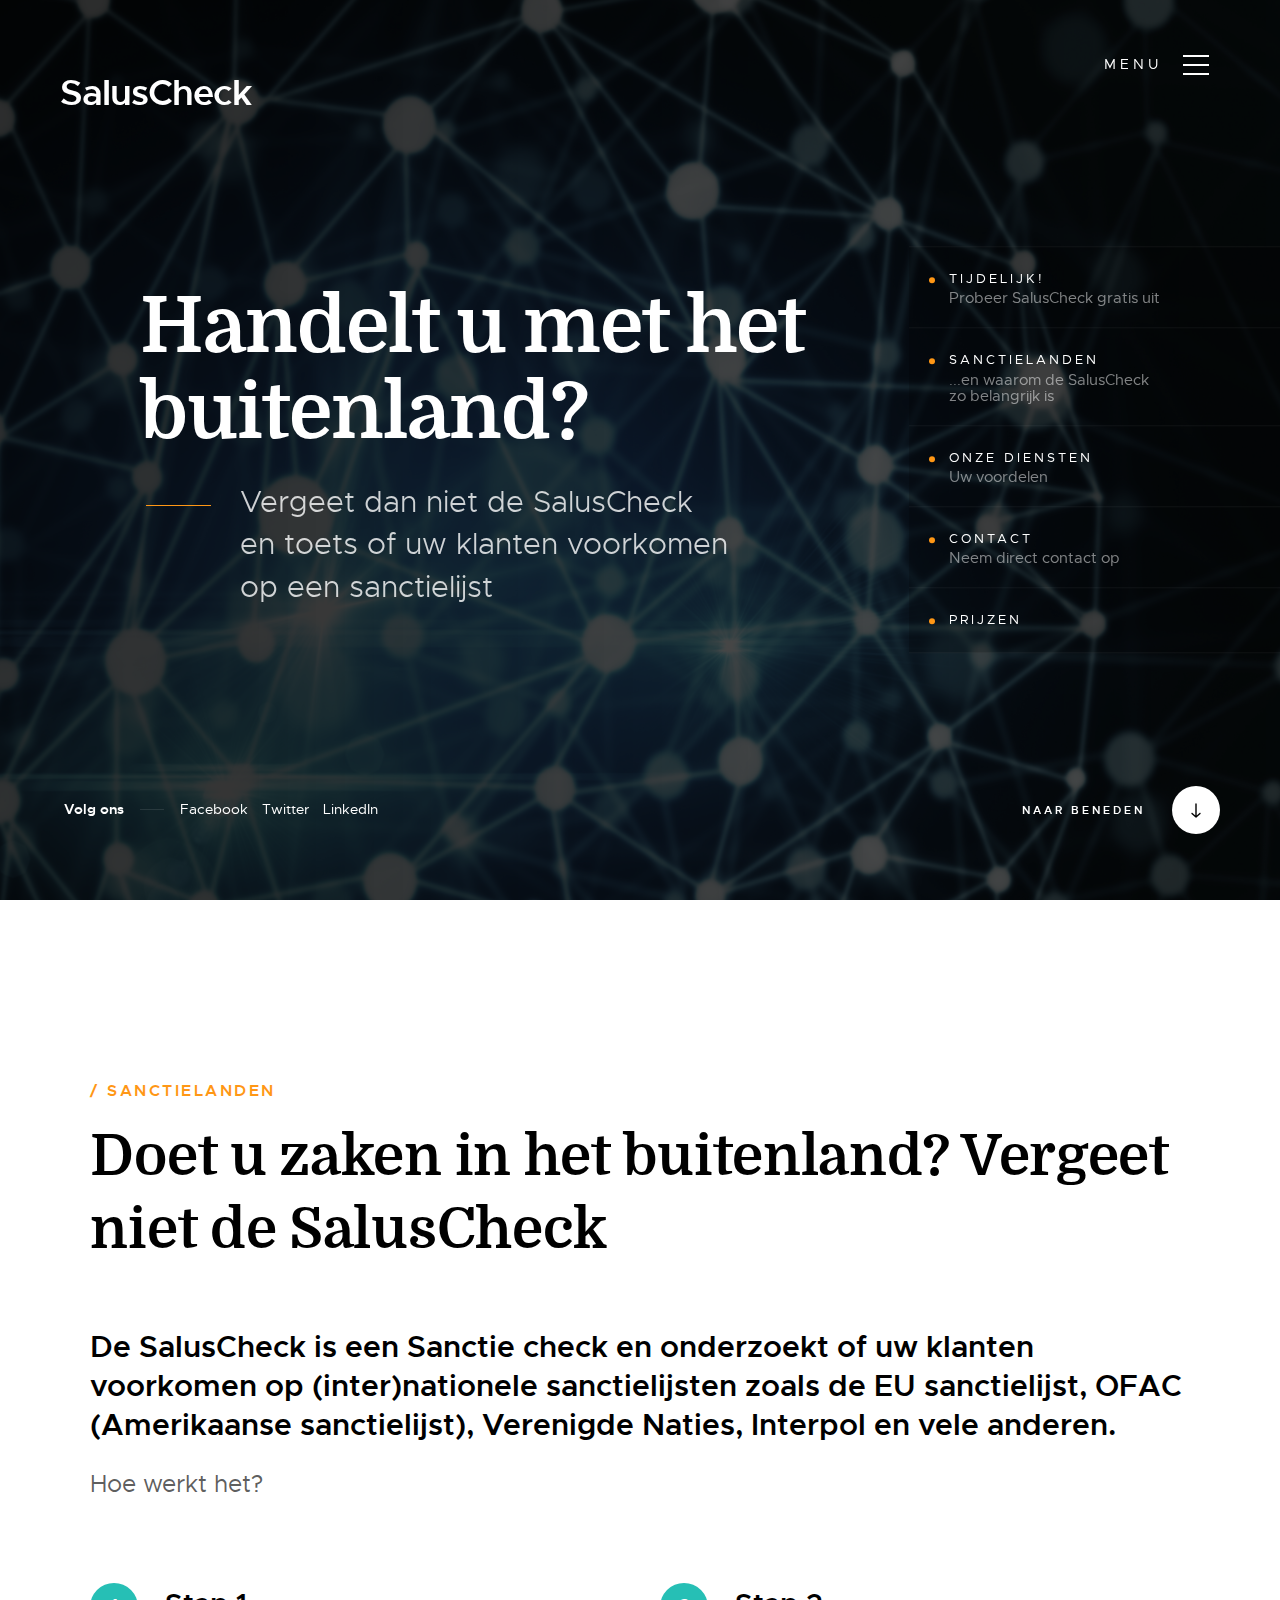
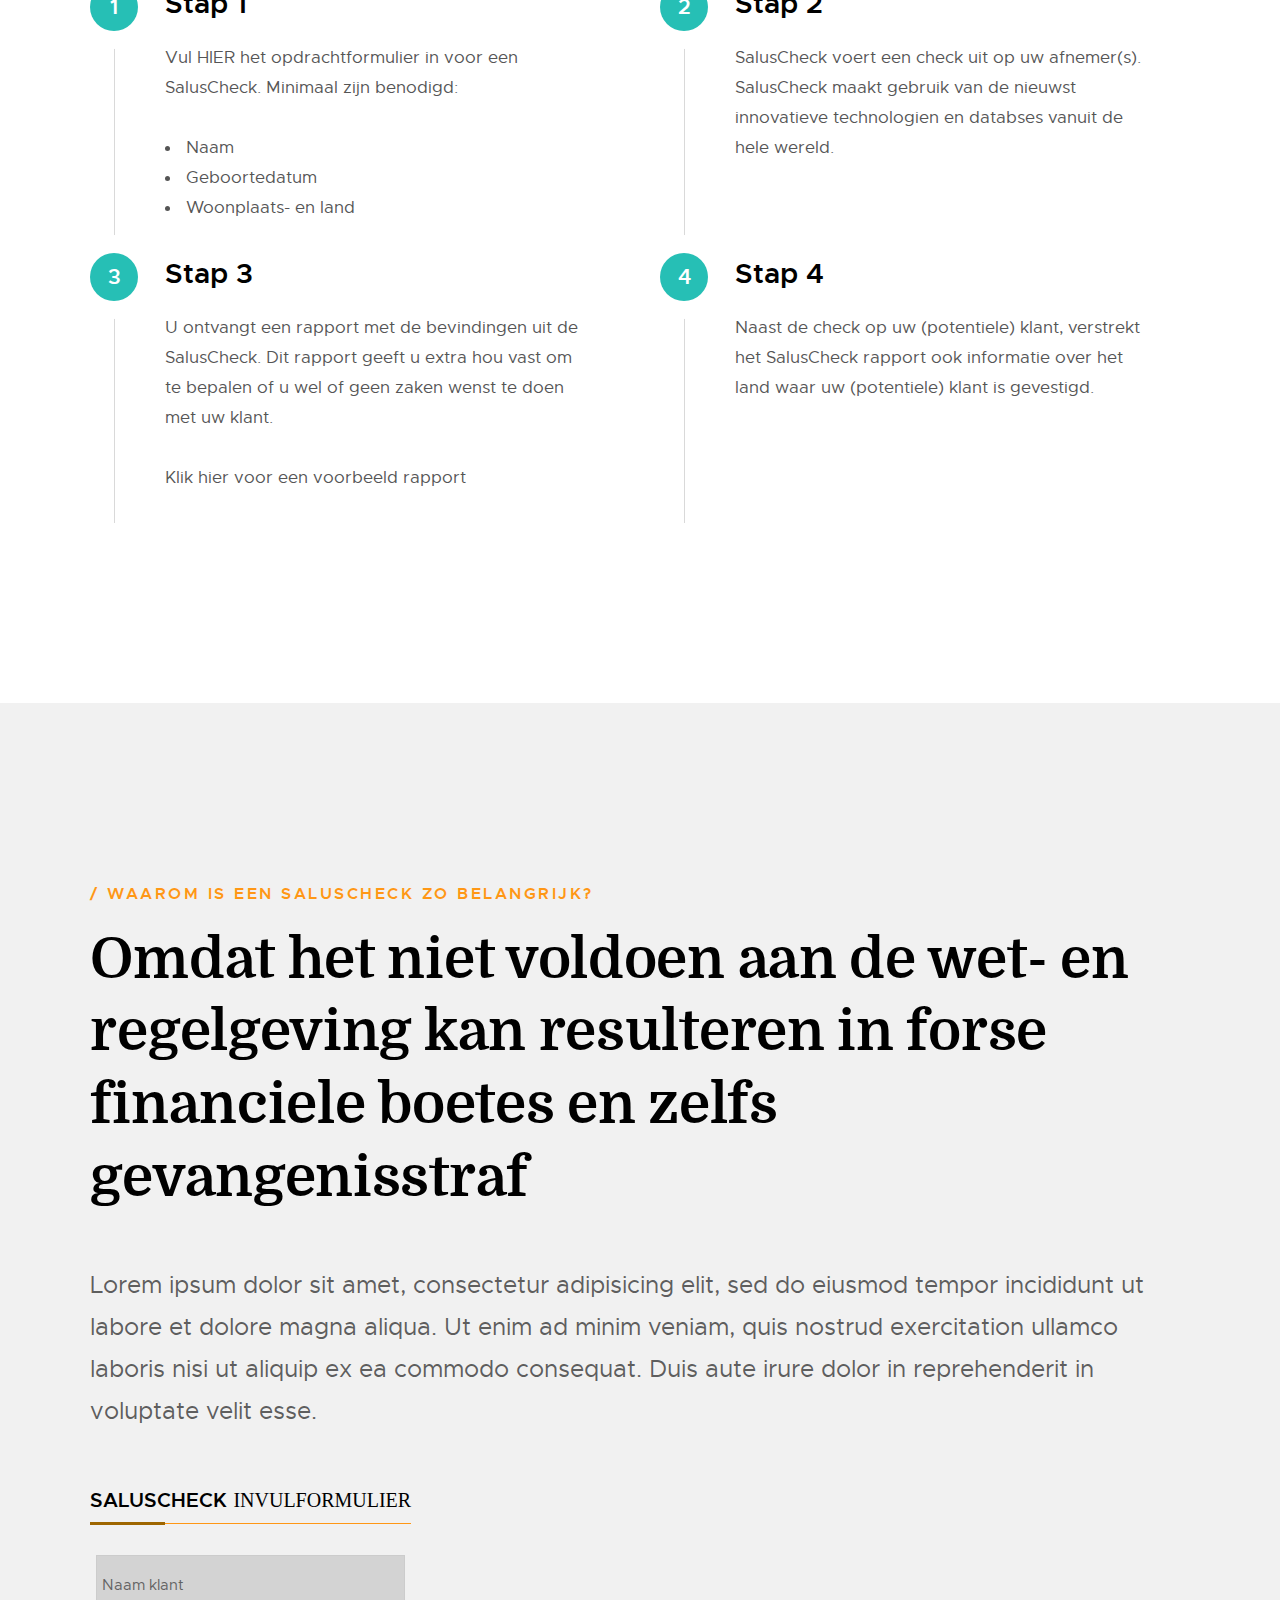
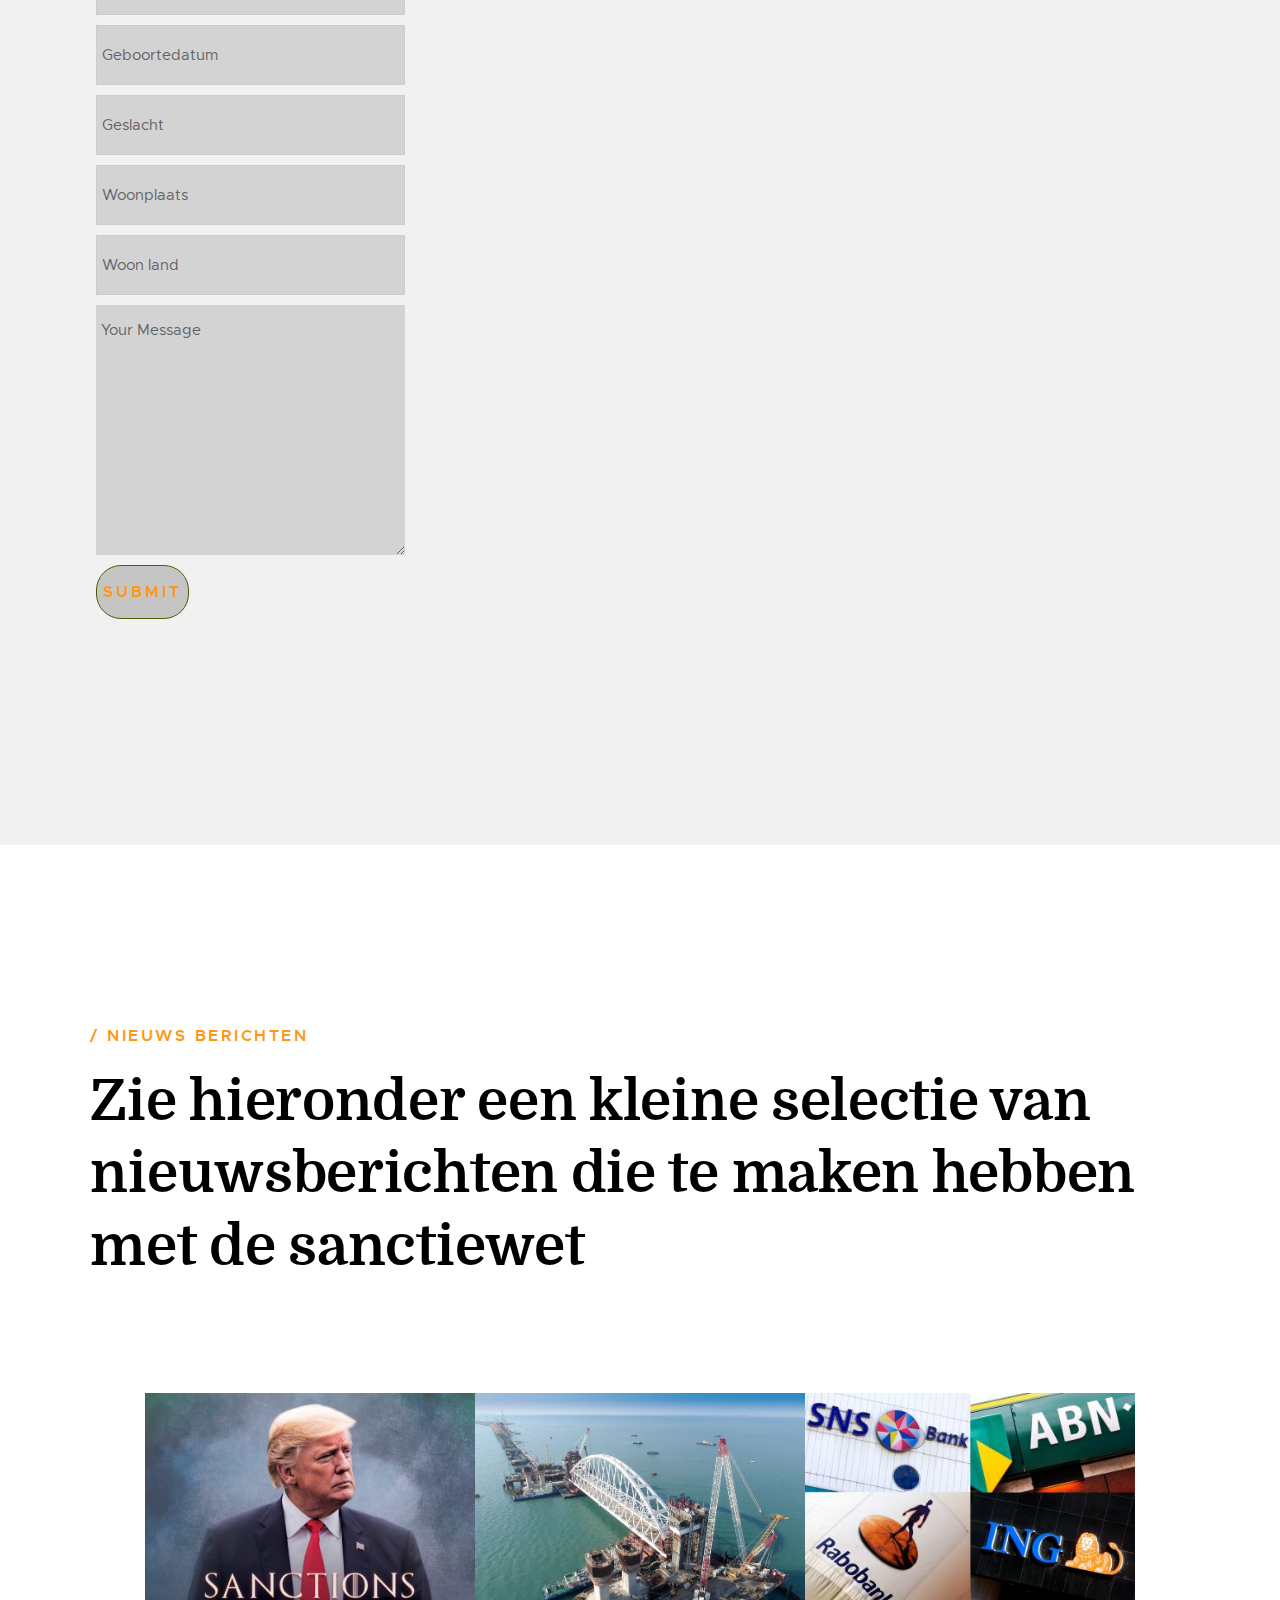
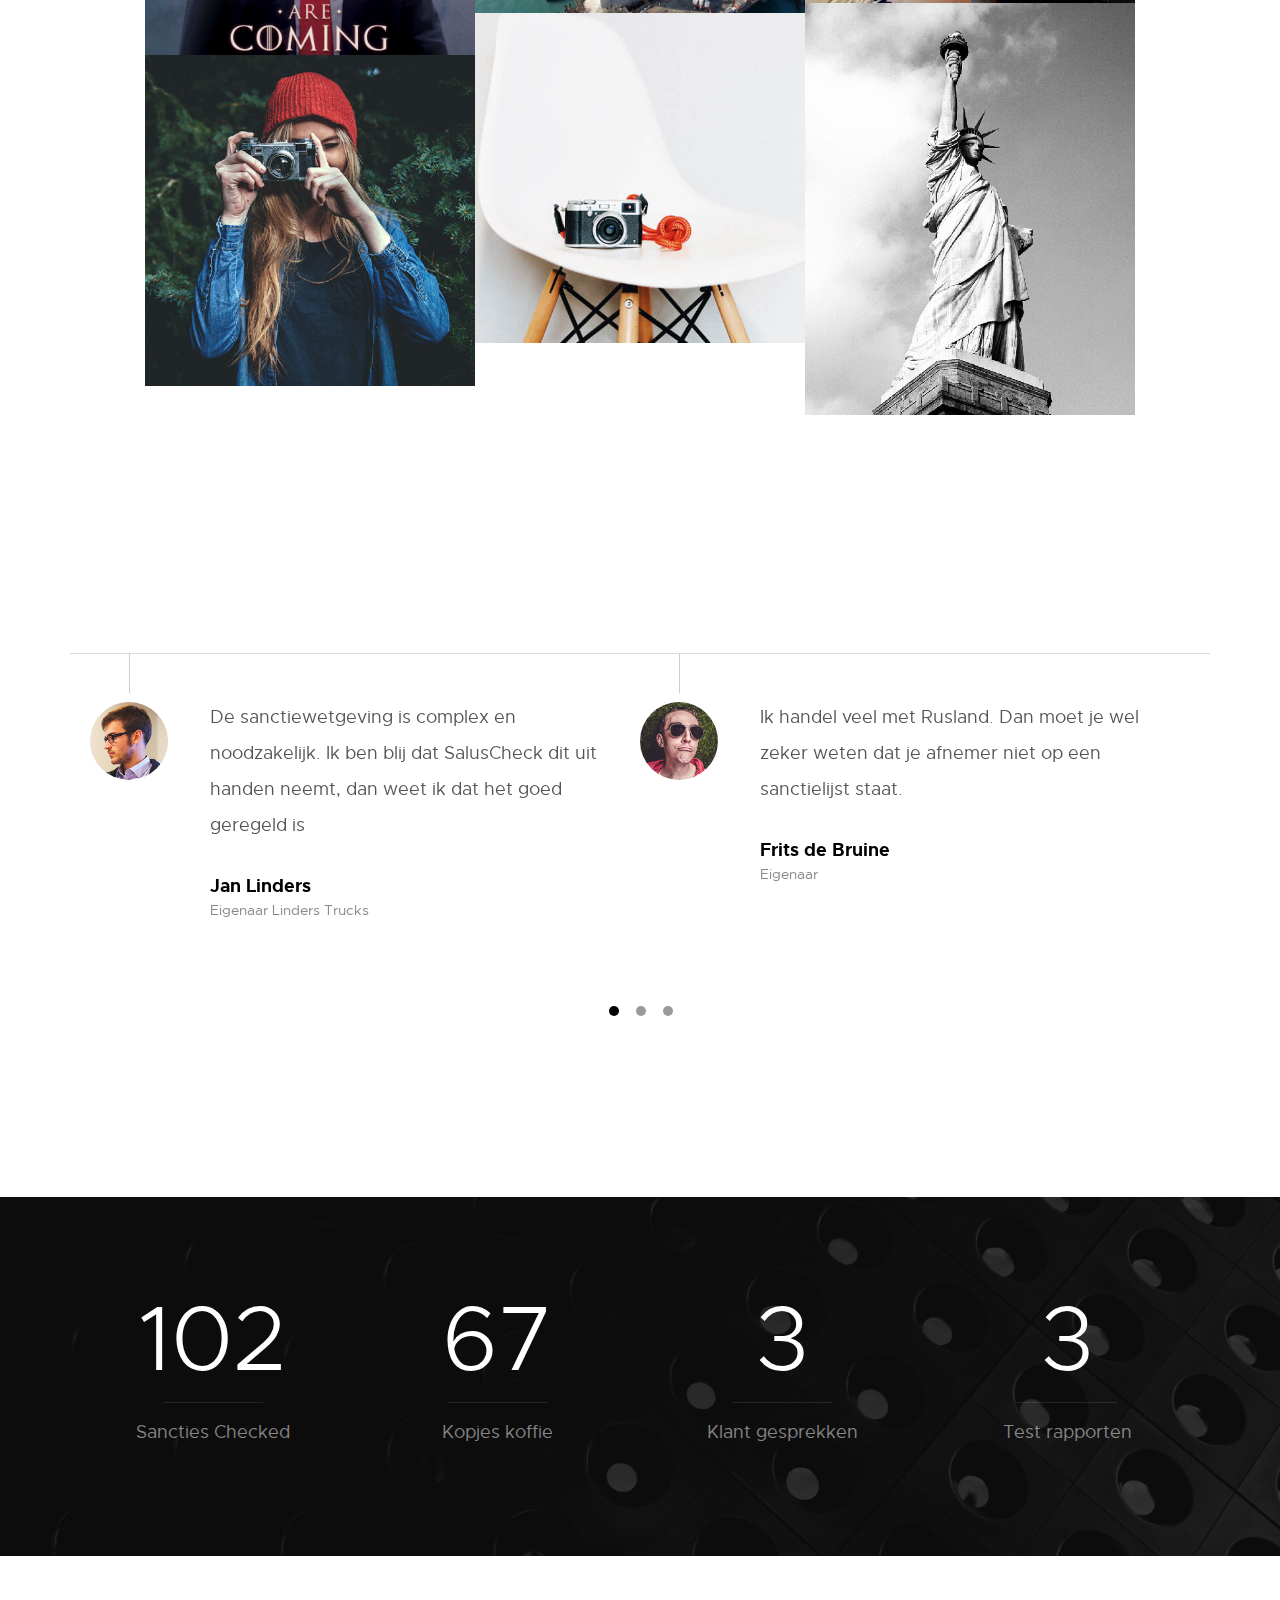
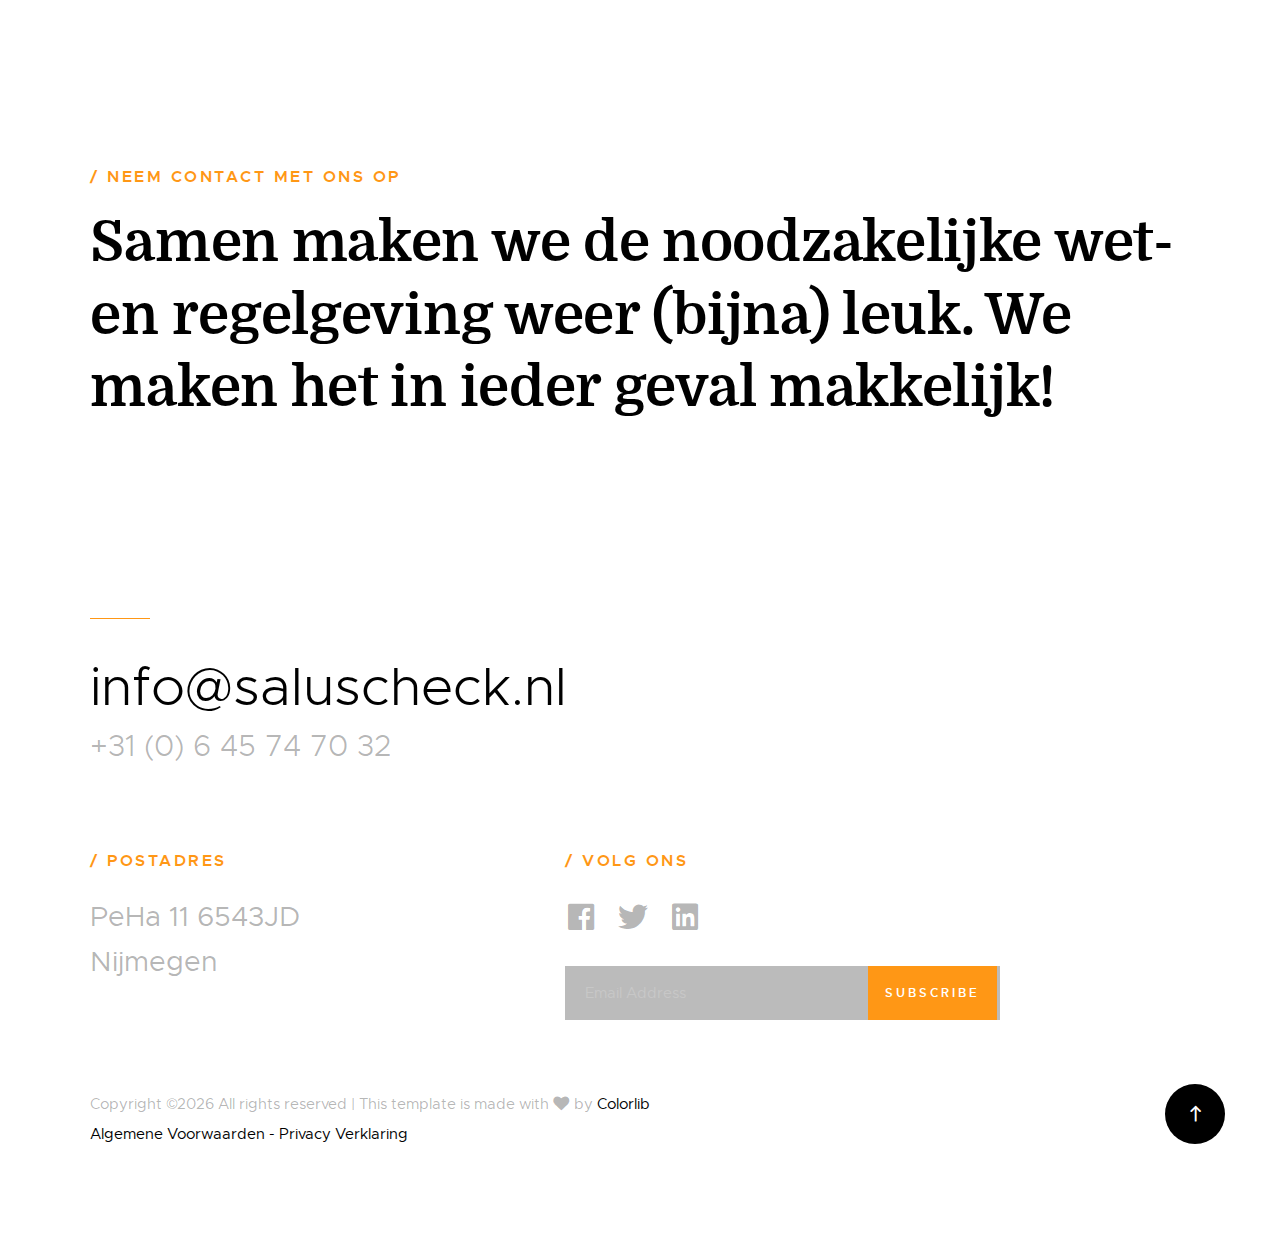
<file: index.html>
<!DOCTYPE html>
<html class="no-js" lang="en">
<head>

    <!--- basic page needs
    ================================================== -->
    <meta charset="utf-8">
    <title>SalusCheck B.V.</title>
    <meta name="description" content="">
    <meta name="author" content="">

    <!-- mobile specific metas
    ================================================== -->
    <meta name="viewport" content="width=device-width, initial-scale=1">

    <!-- CSS
    ================================================== -->
    <link rel="stylesheet" href="css/base.css">
    <link rel="stylesheet" href="css/vendor.css">
    <link rel="stylesheet" href="css/main.css">

    <!-- script
    ================================================== -->
    <script src="js/modernizr.js"></script>
    <script src="js/pace.min.js"></script>

    <!-- favicons
    ================================================== -->
    <link rel="shortcut icon" href="favicon.ico" type="image/x-icon">
    <link rel="icon" href="favicon.ico" type="image/x-icon">

</head>

<body id="top">

    <!-- header
    ================================================== -->
    <header class="s-header">

        <div class="header-logo">
            <h1>SalusCheck</h1>
        </div> <!-- end header-logo -->

        <nav class="header-nav">

            <a href="#0" class="header-nav__close" title="close"><span>Close</span></a>

            <div class="header-nav__content">
                <h3>SalusCheck</h3>
                
                <ul class="header-nav__list">
                    <li class="current"><a class="smoothscroll"  href="#home" title="home">Home</a></li>
                    <li><a class="smoothscroll"  href="#about" title="about">Sanctielanden</a></li>
                    <li><a class="smoothscroll"  href="#services" title="services">Onze diensten</a></li>
                    <li><a class="smoothscroll"  href="#works" title="works">Contact</a></li>
                    <li><a class="smoothscroll"  href="#contact" title="contact">Prijzen</a></li>
                    <li><a class="smoothscroll"  href="#contact" title="contact">Jodelie</a></li>
                </ul>

                <ul class="header-nav__social">
                    <li>
                        <a href="#0"><i class="fab fa-facebook"></i></a>
                    </li>
                    <li>
                        <a href="#0"><i class="fab fa-twitter"></i></a>
                    </li>
                    <li>
                        <a href="#0"><i class="fab fa-linkedin"></i></a>
                    </li>
                </ul>

            </div> <!-- end header-nav__content -->

        </nav> <!-- end header-nav -->

        <a class="header-menu-toggle" href="#0">
            <span class="header-menu-icon"></span>
        </a>

    </header> <!-- end s-header -->


    <!-- home
    ================================================== -->
    <section id="home" class="s-home target-section" data-parallax="scroll" data-image-src="images/con-dots1.jpg" data-natural-width=3000 data-natural-height=2000 data-position-y=top>

        <div class="shadow-overlay"></div>

        <div class="home-content">

            <div class="row home-content__main">
                <h1>
                Handelt u met het buitenland?
                </h1>

                <p>
                Vergeet dan niet de SalusCheck <br>
                en toets of uw klanten voorkomen <br>
                op een sanctielijst
                </p>
            </div> <!-- end home-content__main -->

        </div> <!-- end home-content -->

        <ul class="home-sidelinks">
            <li><a class="smoothscroll" href="#about">TIJDELIJK!<span>Probeer SalusCheck gratis uit</span></a></li>
            <li><a class="smoothscroll" href="#about">Sanctielanden<span>...en waarom de SalusCheck <br>zo belangrijk is</span></a></li>
            <li><a class="smoothscroll" href="#services">Onze diensten<span>Uw voordelen</span></a></li>
            <li><a class="smoothscroll" href="#contact">Contact<span>Neem direct contact op</span></a></li>
            <li><a class="smoothscroll" href="#contact">Prijzen<span></span></a></li>
        </ul> <!-- end home-sidelinks -->

        <ul class="home-social">
            <li class="home-social-title">Volg ons</li>
            <li><a href="#0">
                <i class="fab fa-facebook"></i>
                <span class="home-social-text">Facebook</span>
            </a></li>
            <li><a href="#0">
                <i class="fab fa-twitter"></i>
                <span class="home-social-text">Twitter</span>
            </a></li>
            <li><a href="#0">
                <i class="fab fa-linkedin"></i>
                <span class="home-social-text">LinkedIn</span>
            </a></li>
        </ul> <!-- end home-social -->

        <a href="#about" class="home-scroll smoothscroll">
            <span class="home-scroll__text">Naar beneden</span>
            <span class="home-scroll__icon"></span>
        </a> <!-- end home-scroll -->

    </section> <!-- end s-home -->


    <!-- about
    ================================================== -->
    <section id='about' class="s-about">

        <div class="row section-header" data-aos="fade-up">
            <div class="col-full">
                <h3 class="subhead">Sanctielanden</h3>
                <h1 class="display-1">Doet u zaken in het buitenland? Vergeet niet de SalusCheck</h1>
                    <H2>De SalusCheck is een Sanctie check en onderzoekt of uw klanten voorkomen op (inter)nationele sanctielijsten zoals de EU sanctielijst, OFAC (Amerikaanse sanctielijst), Verenigde Naties, Interpol en vele anderen.
                    </h2>
            </div>
        </div> <!-- end section-header -->

        <div class="row" data-aos="fade-up">
            <div class="col-full">
                <p class="lead">
                Hoe werkt het?
                </p>
            </div>
        </div> <!-- end about-desc -->

        <div class="row">
                
            <div class="about-process process block-1-2 block-tab-full">

                <div class="process__vline-left"></div>
                <div class="process__vline-right"></div>

                <div class="col-block process__col" data-item="1" data-aos="fade-up">
                    <div class="process__text">
                        <h4>Stap 1</h4>

                        <p>
                        Vul HIER het opdrachtformulier in voor een SalusCheck. Minimaal zijn benodigd:
                        <ul>
                            <li>Naam</li>
                            <li>Geboortedatum</li>
                            <li>Woonplaats- en land</li>
                        </ul>
                        </p>
                    </div>
                </div>
                <div class="col-block process__col" data-item="2" data-aos="fade-up">
                    <div class="process__text">
                        <h4>Stap 2</h4>

                        <p>
                        SalusCheck voert een check uit op uw afnemer(s). SalusCheck maakt gebruik van de nieuwst innovatieve technologien en databses vanuit de hele wereld.
                        </p>
                    </div>
                </div>
                <div class="col-block process__col" data-item="3" data-aos="fade-up">
                    <div class="process__text">
                        <h4>Stap 3</h4>

                        <p>
                        U ontvangt een rapport met de bevindingen uit de SalusCheck. Dit rapport geeft u extra hou vast om te bepalen of u wel of geen zaken wenst te doen met uw klant.
                        <br><br>Klik hier voor een voorbeeld rapport
                        </p>
                    </div>
                </div>
                <div class="col-block process__col" data-item="4" data-aos="fade-up">
                    <div class="process__text">
                        <h4>Stap 4</h4>

                        <p>
                        Naast de check op uw (potentiele) klant, verstrekt het SalusCheck rapport ook informatie over het land waar uw (potentiele) klant is gevestigd.
                        </p>
                    </div>
                </div>

            </div> <!-- end process -->

        </div> <!-- end about-stats -->

    </section> <!-- end s-about -->


    <!-- services
    ================================================== -->
    <section id='services' class="s-services light-gray">

        <div class="row section-header" data-aos="fade-up">
            <div class="col-full">
                <h3 class="subhead">Waarom is een SalusCheck zo belangrijk?</h3>
                <h1 class="display-1">Omdat het niet voldoen aan de wet- en regelgeving kan resulteren in forse financiele boetes en zelfs gevangenisstraf</h1>
            </div>
        </div> <!-- end section-header -->

        <div class="row" data-aos="fade-up">
            <div class="col-full">
                <p class="lead">
                Lorem ipsum dolor sit amet, consectetur adipisicing elit, sed do eiusmod tempor incididunt ut labore et dolore magna aliqua. Ut enim ad minim veniam, quis nostrud exercitation ullamco laboris nisi ut aliquip ex ea commodo consequat. Duis aute irure dolor in reprehenderit in voluptate velit esse. 
                </p>
            </div>
        </div> <!-- end about-desc -->

        <div class="container">
            <div class="row">
            <div class="col-md-4">
                <div class="form_main">
                        <h4 class="heading"><strong>SalusCheck </strong> invulformulier <span></span></h4>
                        <div class="form">
                        <form action="contact_send_mail.php" method="post" id="contactFrm" name="contactFrm">
                            <input type="text" required="" placeholder="Naam klant" value="" name="name" class="txt">
                            <input type="text" required="" placeholder="Geboortedatum" value="" name="mob" class="txt">
                            <input type="text" required="" placeholder="Geslacht" value="" name="email" class="txt">
                            <input type="text" required="" placeholder="Woonplaats" value="" name="email" class="txt">
                            <input type="text" required="" placeholder="Woon land" value="" name="email" class="txt">
                            
                             <textarea placeholder="Your Message" name="mess" type="text" class="txt_3"></textarea>
                             <input type="submit" value="submit" name="submit" class="txt2">
                        </form>
                    </div>
                    </div>
        </div>

        <!-- <div class="row services-list block-1-3 block-m-1-2 block-tab-full">

            <div class="col-block service-item " data-aos="fade-up">
                <div class="service-icon service-icon--brand-identity">
                    <i class="icon-tv"></i>
                </div>
                <div class="service-text">
                    <h3 class="h4">Brand Identity</h3>
                    <p>Nemo cupiditate ab quibusdam quaerat impedit magni. Earum suscipit ipsum laudantium. 
                    Quo delectus est. Maiores voluptas ab sit natus veritatis ut. Debitis nulla cumque veritatis.
                    Sunt suscipit voluptas ipsa in tempora esse soluta sint.
                    </p>
                </div>
            </div>

            <div class="col-block service-item" data-aos="fade-up">
                <div class="service-icon  service-icon--illustration">
                    <i class="icon-group"></i>
                </div>
                <div class="service-text">
                    <h3 class="h4">Illustration</h3>
                    <p>Nemo cupiditate ab quibusdam quaerat impedit magni. Earum suscipit ipsum laudantium. 
                    Quo delectus est. Maiores voluptas ab sit natus veritatis ut. Debitis nulla cumque veritatis.
                    Sunt suscipit voluptas ipsa in tempora esse soluta sint.
                    </p>
                </div>
            </div>

            <div class="col-block service-item" data-aos="fade-up">
                <div class="service-icon  service-icon--web-design">
                    <i class="icon-earth"></i>
                </div>  
                <div class="service-text">
                    <h3 class="h4">Web Design</h3>
                    <p>Nemo cupiditate ab quibusdam quaerat impedit magni. Earum suscipit ipsum laudantium. 
                    Quo delectus est. Maiores voluptas ab sit natus veritatis ut. Debitis nulla cumque veritatis.
                    Sunt suscipit voluptas ipsa in tempora esse soluta sint.
                    </p>
                </div>
            </div>

            <div class="col-block service-item" data-aos="fade-up">
                <div class="service-icon service-icon--product-strategy">
                    <i class="icon-cube"></i>
                </div>
                <div class="service-text">
                    <h3 class="h4">Product Strategy</h3>
                    <p>Nemo cupiditate ab quibusdam quaerat impedit magni. Earum suscipit ipsum laudantium. 
                    Quo delectus est. Maiores voluptas ab sit natus veritatis ut. Debitis nulla cumque veritatis.
                    Sunt suscipit voluptas ipsa in tempora esse soluta sint.
                    </p>
                </div>
            </div>

            <div class="col-block service-item" data-aos="fade-up">
                <div class="service-icon  service-icon--ui-design">
                    <i class="icon-window"></i>
                </div>
                <div class="service-text">
                    <h3 class="h4">UI/UX Design</h3>
                    <p>Nemo cupiditate ab quibusdam quaerat impedit magni. Earum suscipit ipsum laudantium. 
                    Quo delectus est. Maiores voluptas ab sit natus veritatis ut. Debitis nulla cumque veritatis.
                    Sunt suscipit voluptas ipsa in tempora esse soluta sint.
                    </p>
                </div>
            </div>
    
            <div class="col-block service-item" data-aos="fade-up">
                <div class="service-icon service-icon--mobile-dev">
                    <i class="icon-lego-block"></i>
                </div>
                <div class="service-text">
                    <h3 class="h4">Mobile Development</h3>
                    <p>Nemo cupiditate ab quibusdam quaerat impedit magni. Earum suscipit ipsum laudantium. 
                    Quo delectus est. Maiores voluptas ab sit natus veritatis ut. Debitis nulla cumque veritatis.
                    Sunt suscipit voluptas ipsa in tempora esse soluta sint.
                    </p>
                </div>
            </div> -->

        </div> <!-- end services-list -->
    </section> <!-- end s-services -->
    <!-- works
    ================================================== -->
    <section id='works' class="s-works">
        <div class="row section-header" data-aos="fade-up">
            <div class="col-full">
                <h3 class="subhead">Nieuws berichten</h3>
                <h1 class="display-1">Zie hieronder een kleine selectie van nieuwsberichten die te maken hebben met de sanctiewet</h1>
            </div>
        </div> <!-- end section-header -->

        <div class="row masonry-wrap">
            <div class="masonry">

                <div class="masonry__brick" data-aos="fade-up">
                    <div class="item-folio">

                        <div class="item-folio__thumb">
                            <a href="images/portfolio/gallery/SAC.png" class="thumb-link" title="Lamp" data-size="1050x900">
                                <img src="images/portfolio/SAC.png" 
                                     srcset="images/portfolio/SAC.png, images/portfolio/SAC.png" alt="">
                            </a>
                        </div>

                        <div class="item-folio__text">
                            <h3 class="item-folio__title">
                                Sancties
                            </h3>
                            <p class="item-folio__cat">
                                Op Iran
                            </p>
                        </div>

                        <a href="https://www.behance.net/" class="item-folio__project-link" title="Project link">
                            Nieuws item
                        </a>

                        <div class="item-folio__caption">
                            <p>Vero molestiae sed aut natus excepturi. Et tempora numquam. Temporibus iusto quo.Unde dolorem corrupti neque nisi.</p>
                        </div>

                    </div> <!-- end item-folio -->
                </div> <!-- end masonry__brick -->

                <div class="masonry__brick" data-aos="fade-up">
                    <div class="item-folio">

                        <div class="item-folio__thumb">
                            <a href="images/portfolio/gallery/krim.jpeg" class="thumb-link" title="Salad" data-size="1050x700">
                                <img src="images/portfolio/krim.jpeg" 
                                     srcset="images/portfolio/krim.jpeg, images/portfolio/krim.jpeg" alt="">
                            </a>
                        </div>

                        <div class="item-folio__text">
                            <h3 class="item-folio__title">
                                Krim Brug
                            </h3>
                            <p class="item-folio__cat">
                                Sancties
                            </p>
                        </div>

                        <a href="https://www.behance.net/" class="item-folio__project-link" title="Project link">
                            Nieuws item
                        </a>

                        <span class="item-folio__caption">
                            <p>Vero molestiae sed aut natus excepturi. Et tempora numquam. Temporibus iusto quo.Unde dolorem corrupti neque nisi.</p>
                        </span>

                    </div> <!-- end item-folio -->
                </div> <!-- end masonry__brick -->

                <div class="masonry__brick" data-aos="fade-up">
                    <div class="item-folio">

                        <div class="item-folio__thumb">
                            <a href="images/portfolio/gallery/banken.jpg" class="thumb-link" title="Woodcraft" data-size="1050x700">
                                <img src="images/portfolio/banken.jpg"
                                     srcset="images/portfolio/banken.jpg, images/portfolio/banken.jpg" alt="">
                            </a>
                        </div>

                        <div class="item-folio__text">
                            <h3 class="item-folio__title">
                                Toezicht banken op sancties
                            </h3>
                            <p class="item-folio__cat">
                                beoordeelt als matig
                            </p>
                        </div>

                        <a href="https://www.behance.net/" class="item-folio__project-link" title="Project link">
                            Nieuws item
                        </a>

                        <span class="item-folio__caption">
                            <p>Vero molestiae sed aut natus excepturi. Et tempora numquam. Temporibus iusto quo.Unde dolorem corrupti neque nisi.</p>
                        </span>

                    </div> <!-- end item-folio -->
                </div> <!-- end masonry__brick -->

                <div class="masonry__brick" data-aos="fade-up">
                    <div class="item-folio">

                        <div class="item-folio__thumb">
                            <a href="images/portfolio/gallery/g-liberty.jpg" class="thumb-link" title="Liberty" data-size="1050x700">
                                <img src="images/portfolio/liberty.jpg"
                                     srcset="images/portfolio/liberty.jpg 1x, images/portfolio/liberty@2x.jpg 2x" alt="">
                            </a>
                        </div>

                        <div class="item-folio__text">
                            <h3 class="item-folio__title">
                                Liberty
                            </h3>
                            <p class="item-folio__cat">
                                Web Development
                            </p>
                        </div>

                        <a href="https://www.behance.net/" class="item-folio__project-link" title="Project link">
                            Project Link
                        </a>

                        <span class="item-folio__caption">
                            <p>Vero molestiae sed aut natus excepturi. Et tempora numquam. Temporibus iusto quo.Unde dolorem corrupti neque nisi.</p>
                        </span>

                    </div> <!-- end item-folio -->
                </div> <!-- end masonry__brick -->


                <div class="masonry__brick" data-aos="fade-up">
                    <div class="item-folio">

                        <div class="item-folio__thumb">
                            <a href="images/portfolio/gallery/g-fuji.jpg" class="thumb-link" title="Fuji" data-size="1050x700">
                                <img src="images/portfolio/fuji.jpg"
                                     srcset="images/portfolio/fuji.jpg 1x, images/portfolio/fuji@2x.jpg 2x" alt="">
                            </a>
                        </div>

                        <div class="item-folio__text">
                            <h3 class="item-folio__title">
                                Fuji
                            </h3>
                            <p class="item-folio__cat">
                                Web Design
                            </p>
                        </div>

                        <a href="https://www.behance.net/" class="item-folio__project-link" title="Project link">
                            Project Link
                        </a>

                        <span class="item-folio__caption">
                            <p>Vero molestiae sed aut natus excepturi. Et tempora numquam. Temporibus iusto quo.Unde dolorem corrupti neque nisi.</p>
                        </span>

                    </div> <!-- end item-folio -->
                </div> <!-- end masonry__brick -->

                <div class="masonry__brick" data-aos="fade-up">
                    <div class="item-folio">

                        <div class="item-folio__thumb">
                            <a href="images/portfolio/gallery/g-shutterbug.jpg" class="thumb-link" title="Shutterbug" data-size="1050x700">
                                <img src="images/portfolio/shutterbug.jpg"
                                     srcset="images/portfolio/shutterbug.jpg 1x, images/portfolio/shutterbug@2x.jpg 2x" alt="">
                            </a>
                        </div>

                        <div class="item-folio__text">
                            <h3 class="item-folio__title">
                                Lady Shutterbug
                            </h3>
                            <p class="item-folio__cat">
                                Branding
                            </p>
                        </div>

                        <a href="https://www.behance.net/" class="item-folio__project-link" title="Project link">
                            Project Link
                        </a>

                        <span class="item-folio__caption">
                            <p>Vero molestiae sed aut natus excepturi. Et tempora numquam. Temporibus iusto quo.Unde dolorem corrupti neque nisi.</p>
                        </span>

                    </div> <!-- end item-folio -->
                </div> <!-- end masonry__brick -->

            </div> <!-- end masonry -->
        </div> <!-- end masonry-wrap -->

        <div class="testimonials-wrap" data-aos="fade-up">

            <div class="row">
                <div class="col-full testimonials-header">
                    <h2 class="h1">Wat onze klanten zeggen</h2>
                </div>
            </div>

            <div class="row testimonials">

                <div class="col-full testimonials__slider">

                    <div class="testimonials__slide">
                        <img src="images/avatars/user-01.jpg" alt="Author image" class="testimonials__avatar">
                        <p>De sanctiewetgeving is complex en noodzakelijk. Ik ben blij dat SalusCheck dit uit handen neemt, dan weet ik dat het goed geregeld is</p>
                        <div class="testimonials__author">
                            Jan Linders
                            <span>Eigenaar Linders Trucks</span>
                        </div>
                    </div> <!-- end testimonials__slide -->

                    <div class="testimonials__slide">
                        <img src="images/avatars/user-05.jpg" alt="Author image" class="testimonials__avatar">
                        <p>Ik handel veel met Rusland. Dan moet je wel zeker weten dat je afnemer niet op een sanctielijst staat.</p>
                        <div class="testimonials__author">
                            Frits de Bruine
                            <span>Eigenaar</span>
                        </div>
                    </div> <!-- end testimonials__slide -->

                    <div class="testimonials__slide">
                        <img src="images/avatars/user-02.jpg" alt="Author image" class="testimonials__avatar">
                        <p>Repellat dignissimos libero. Qui sed at corrupti expedita voluptas odit. Nihil ea quia nesciunt. Ducimus aut sed ipsam.  
                        Autem eaque officia cum exercitationem sunt voluptatum accusamus. Quasi voluptas eius distinctio.</p>
                        <div class="testimonials__author">
                            Satya Nadella
                            <span>CEO, Microsoft</span>
                        </div>
                    </div> <!-- end testimonials__slide -->
                    
                </div> <!-- end testimonials__slider -->

            </div> <!-- end testimonials -->

        </div> <!-- end testimonials-wrap -->

    </section> <!-- end s-works -->

    <!-- stats
    ================================================== -->
    <section id="stats" class="s-stats">

        <div class="row stats block-1-4 block-m-1-2 block-mob-full" data-aos="fade-up">
                
            <div class="col-block stats__col ">
                <div class="stats__count">102</div>
                <h5>Sancties Checked</h5>
            </div>
            <div class="col-block stats__col">
                <div class="stats__count">67</div>
                <h5>Kopjes koffie</h5>
            </div>
            <div class="col-block stats__col">
                <div class="stats__count">3</div>
                <h5>Klant gesprekken</h5>
            </div>
            <div class="col-block stats__col">
                <div class="stats__count">3</div>
                <h5>Test rapporten</h5> 
            </div>

        </div> <!-- end stats -->

    </section> <!-- end s-stats -->


    <!-- contact
    ================================================== -->
    <section id="contact" class="s-contact">

        <div class="row section-header" data-aos="fade-up">
            <div class="col-full">
                <h3 class="subhead subhead--light">Neem contact met ons op</h3>
                <h1 class="display-1 display-1--light">Samen maken we de noodzakelijke wet- en regelgeving weer (bijna) leuk. We maken het in ieder geval makkelijk!</h1>
            </div>
        </div> <!-- end section-header -->

        <div class="row">

            <div class="col-full contact-main" data-aos="fade-up">
                <p>
                <a href="mailto:#0" class="contact-email">info@saluscheck.nl</a>
                <span class="contact-number">+31 (0) 6 45 74 70 32</span>
                </p>
            </div> <!-- end contact-main -->

        </div> <!-- end row -->

        <div class="row">

            <div class="col-five tab-full contact-secondary" data-aos="fade-up">
                <h3 class="subhead subhead--light">Postadres</h3>

                <p class="contact-address">
                    PeHa 11
                    6543JD<br>
                    Nijmegen<br>
                    
                </p>
            </div> <!-- end contact-secondary -->

            <div class="col-five tab-full contact-secondary" data-aos="fade-up">
                <h3 class="subhead subhead--light">Volg ons</h3>

                <ul class="contact-social">
                    <li>
                        <a href="#0"><i class="fab fa-facebook"></i></a>
                    </li>
                    <li>
                        <a href="#0"><i class="fab fa-twitter"></i></a>
                    </li>
                    <li>
                        <a href="#0"><i class="fab fa-linkedin"></i></a>
                    </li>
                </ul> <!-- end contact-social -->

                <div class="contact-subscribe">
                    <form id="mc-form" class="group mc-form" novalidate="true">
                        <input type="email" value="" name="EMAIL" class="email" id="mc-email" placeholder="Email Address" required="">
                        <input type="submit" name="subscribe" value="Subscribe">
                        <label for="mc-email" class="subscribe-message"></label>
                    </form>
                </div> <!-- end contact-subscribe -->
            </div> <!-- end contact-secondary -->

        </div> <!-- end row -->

        <div class="row">
            <div class="col-full cl-copyright">
                <span><!-- Link back to Colorlib can't be removed. Template is licensed under CC BY 3.0. -->
Copyright &copy;<script>document.write(new Date().getFullYear());</script> All rights reserved | This template is made with <i class="fa fa-heart" aria-hidden="true"></i> by <a href="https://colorlib.com" target="_blank">Colorlib</a>
<!-- Link back to Colorlib can't be removed. Template is licensed under CC BY 3.0. --></span> <br>
 <a href="/algemeneVoorwaarden.pdf" download="algemeneVoorwaarden.pdf"><span>Algemene Voorwaarden - Privacy Verklaring</span> </a>

            </div>
        </div>

        <div class="cl-go-top">
            <a class="smoothscroll" title="Terug naar boven" href="#top"><i class="icon-arrow-up" aria-hidden="true"></i></a>
        </div>

    </section> <!-- end s-contact -->


    <!-- photoswipe background
    ================================================== -->
    <div aria-hidden="true" class="pswp" role="dialog" tabindex="-1">

        <div class="pswp__bg"></div>
        <div class="pswp__scroll-wrap">

            <div class="pswp__container">
                <div class="pswp__item"></div>
                <div class="pswp__item"></div>
                <div class="pswp__item"></div>
            </div>

            <div class="pswp__ui pswp__ui--hidden">
                <div class="pswp__top-bar">
                    <div class="pswp__counter"></div><button class="pswp__button pswp__button--close" title="Close (Esc)"></button> <button class="pswp__button pswp__button--share" title=
                    "Share"></button> <button class="pswp__button pswp__button--fs" title="Toggle fullscreen"></button> <button class="pswp__button pswp__button--zoom" title=
                    "Zoom in/out"></button>
                    <div class="pswp__preloader">
                        <div class="pswp__preloader__icn">
                            <div class="pswp__preloader__cut">
                                <div class="pswp__preloader__donut"></div>
                            </div>
                        </div>
                    </div>
                </div>
                <div class="pswp__share-modal pswp__share-modal--hidden pswp__single-tap">
                    <div class="pswp__share-tooltip"></div>
                </div><button class="pswp__button pswp__button--arrow--left" title="Previous (arrow left)"></button> <button class="pswp__button pswp__button--arrow--right" title=
                "Next (arrow right)"></button>
                <div class="pswp__caption">
                    <div class="pswp__caption__center"></div>
                </div>
            </div>

        </div>

    </div> <!-- end photoSwipe background -->


    <!-- preloader
    ================================================== -->
    <!-- <div id="preloader">
        <div id="loader">            
        </div>
    </div> -->


    <!-- Java Script
    ================================================== -->
    <script src="js/jquery-3.2.1.min.js"></script>
    <script src="js/plugins.js"></script>
    <script src="js/main.js"></script>

</body>

</html>
</file>
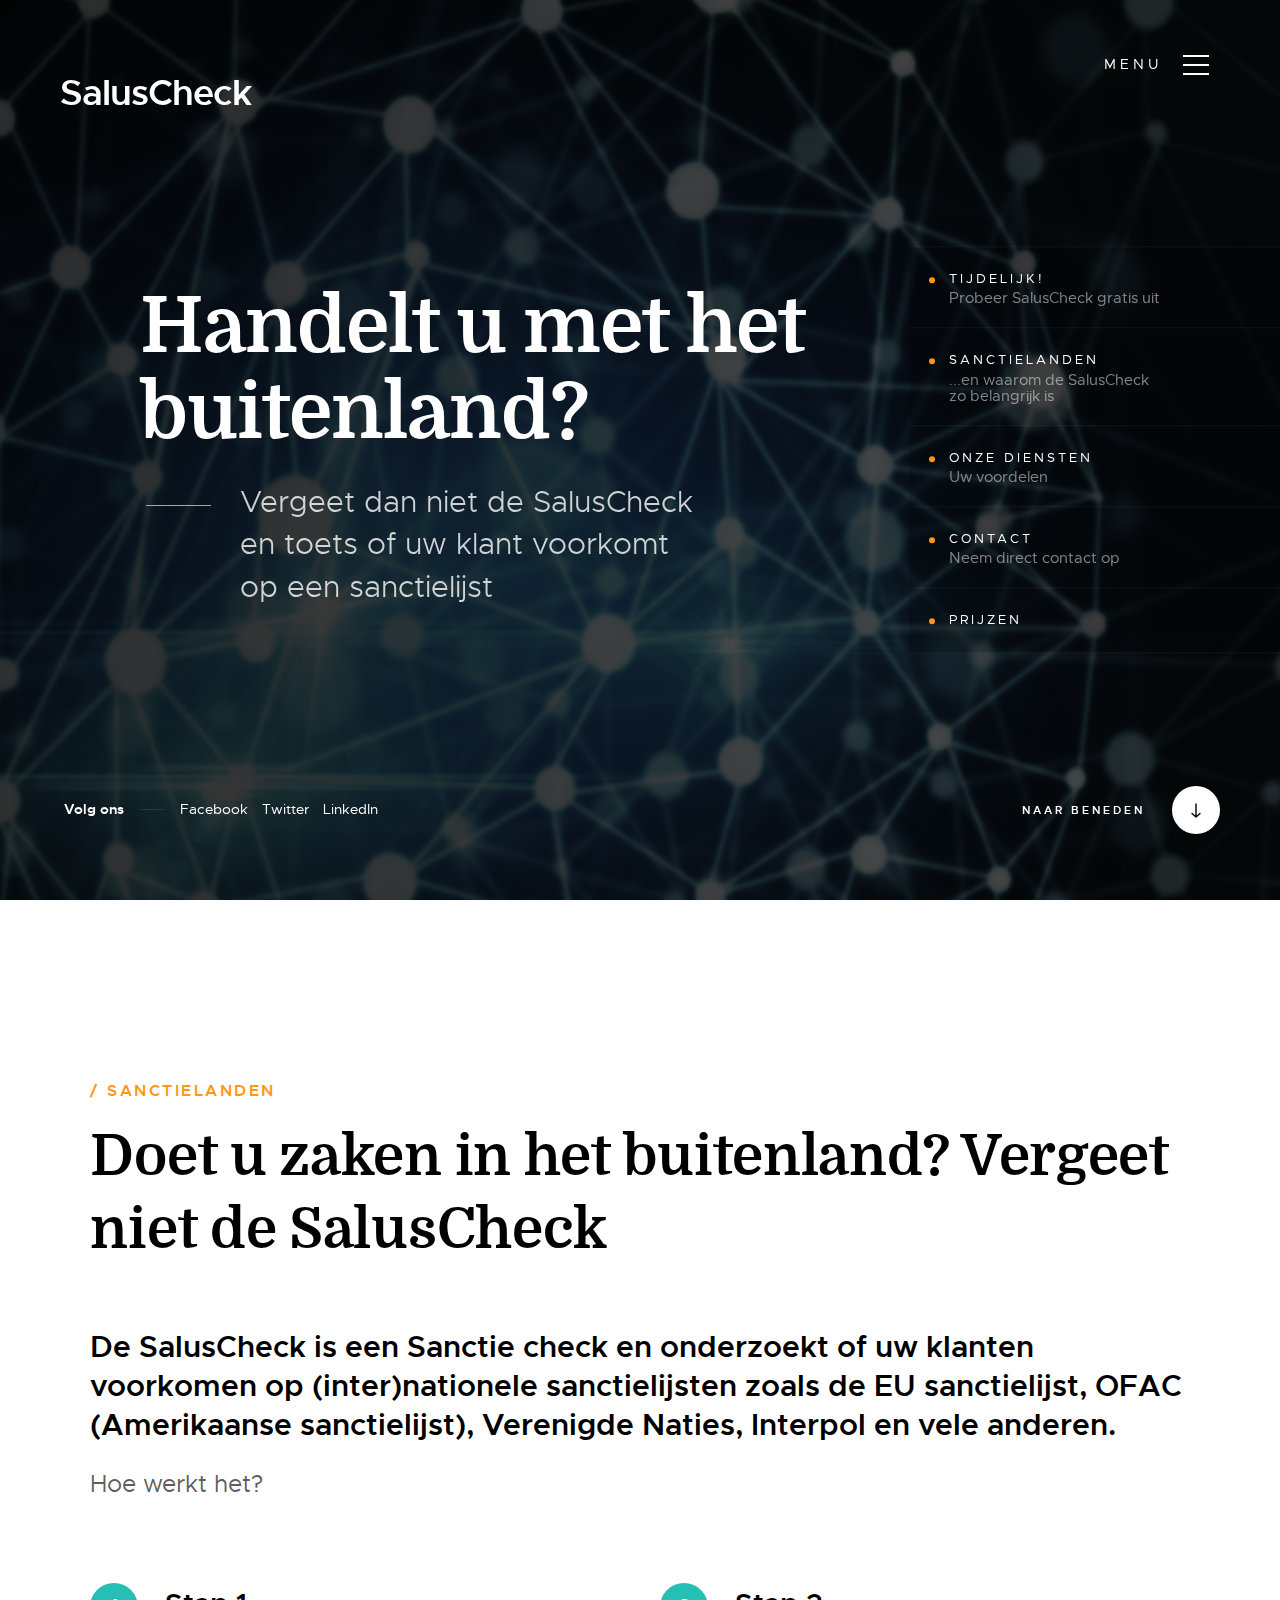
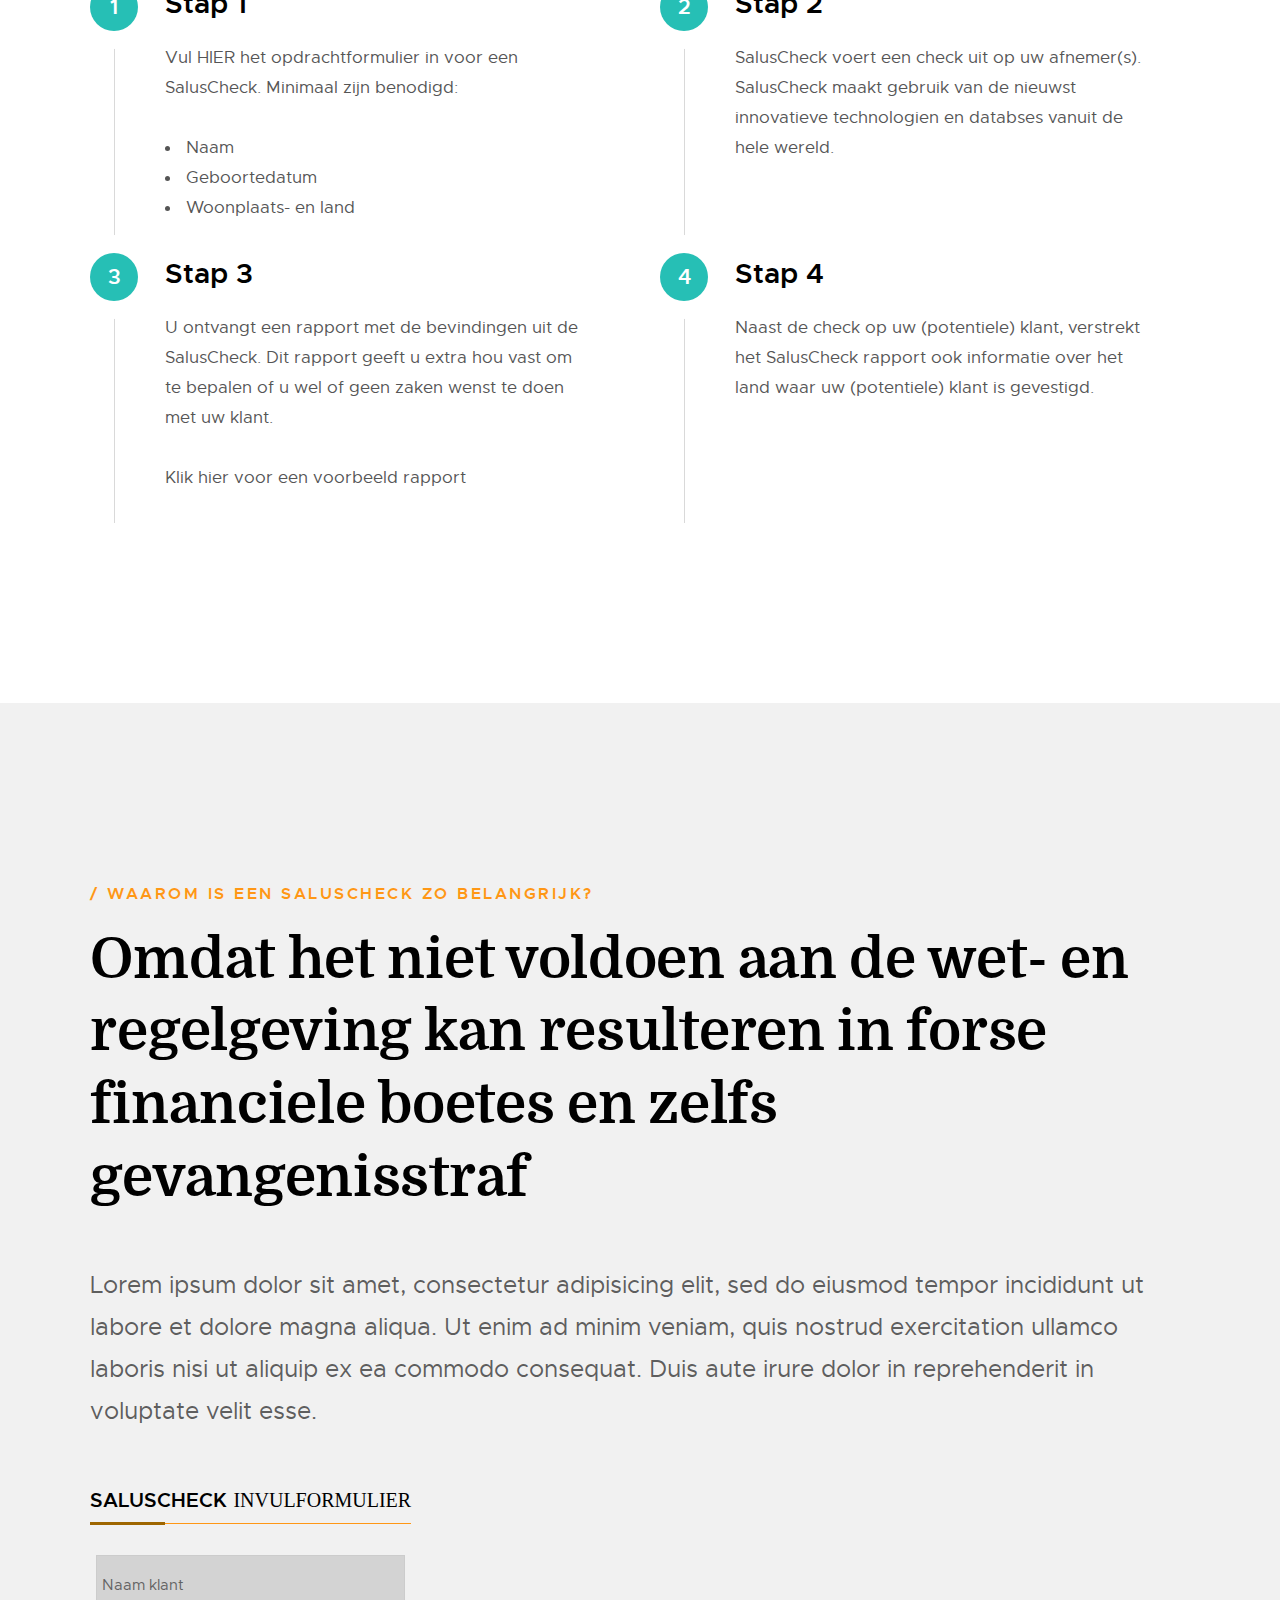
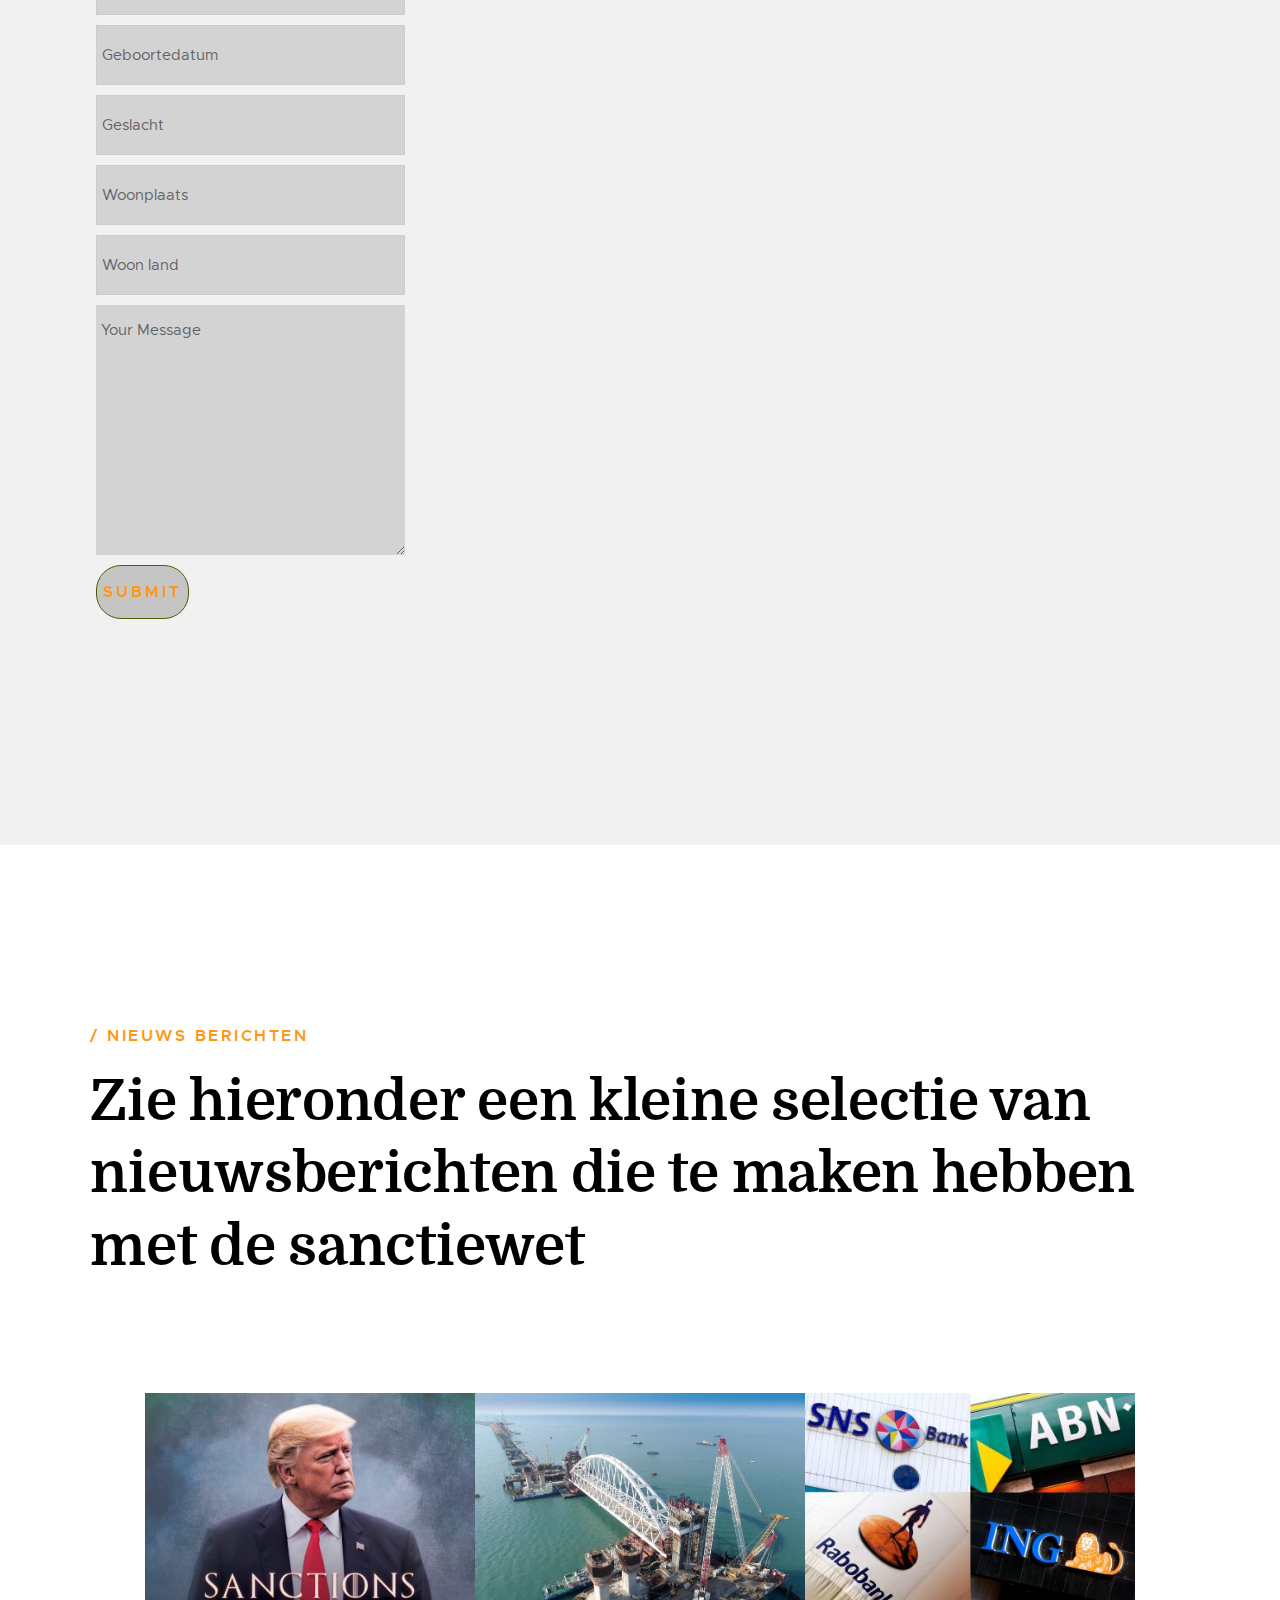
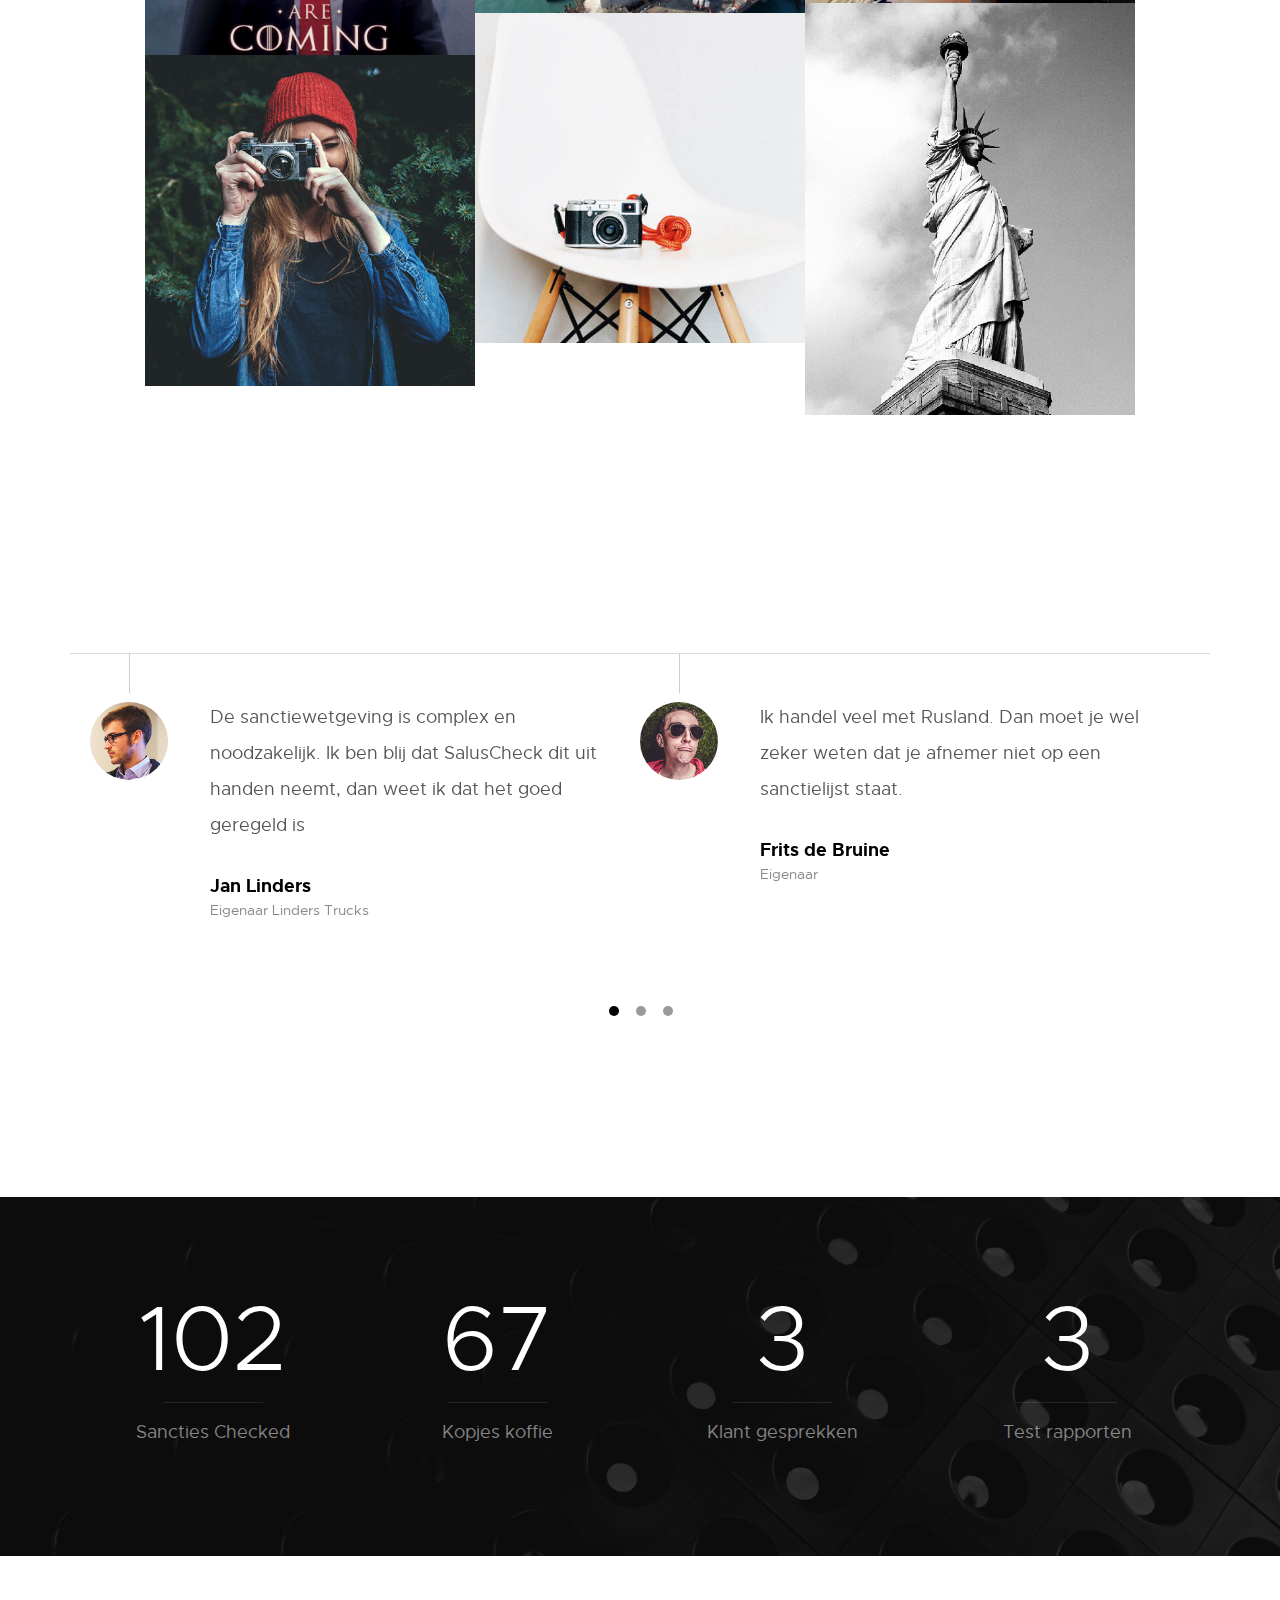
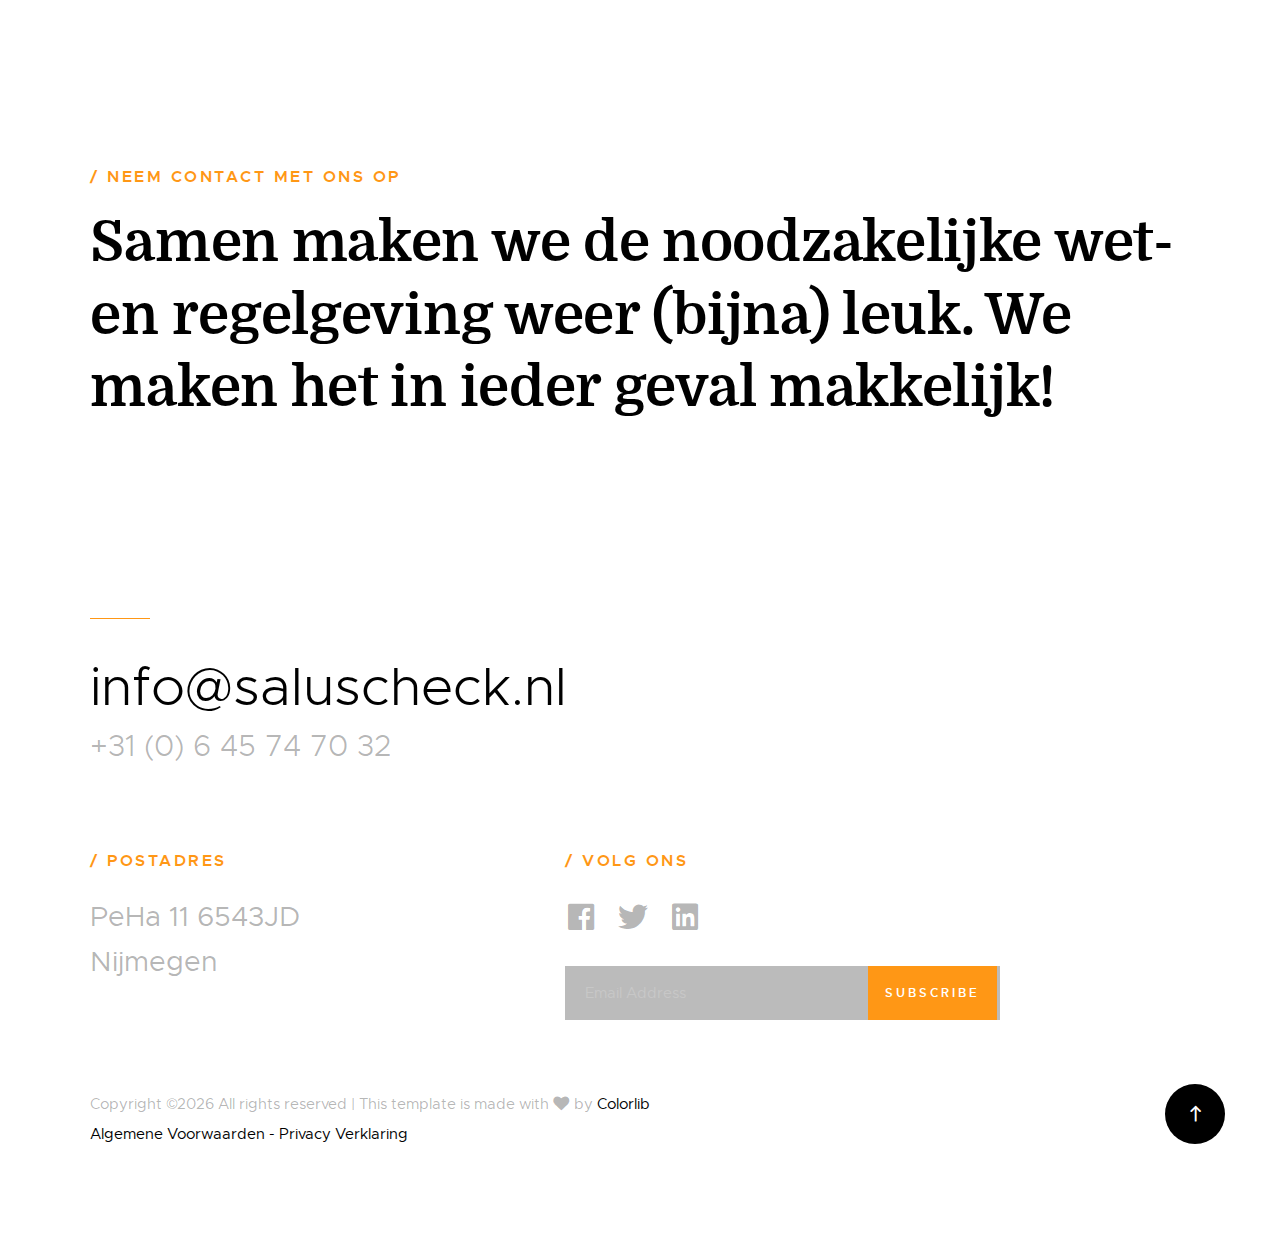
<file: index2.html>
<!DOCTYPE html>
<html class="no-js" lang="en">
<head>

    <!--- basic page needs
    ================================================== -->
    <meta charset="utf-8">
    <title>SalusCheck B.V.</title>
    <meta name="description" content="">
    <meta name="author" content="">

    <!-- mobile specific metas
    ================================================== -->
    <meta name="viewport" content="width=device-width, initial-scale=1">

    <!-- CSS
    ================================================== -->
    <link rel="stylesheet" href="css/base.css">
    <link rel="stylesheet" href="css/vendor.css">
    <link rel="stylesheet" href="css/main.css">

    <!-- script
    ================================================== -->
    <script src="js/modernizr.js"></script>
    <script src="js/pace.min.js"></script>

    <!-- favicons
    ================================================== -->
    <link rel="shortcut icon" href="favicon.ico" type="image/x-icon">
    <link rel="icon" href="favicon.ico" type="image/x-icon">

</head>

<body id="top">

    <!-- header
    ================================================== -->
    <header class="s-header">

        <div class="header-logo">
            <h1>SalusCheck</h1>
        </div> <!-- end header-logo -->

        <nav class="header-nav">

            <a href="#0" class="header-nav__close" title="close"><span>Close</span></a>

            <div class="header-nav__content">
                <h3>SalusCheck</h3>
                
                <ul class="header-nav__list">
                    <li class="current"><a class="smoothscroll"  href="#home" title="home">Home</a></li>
                    <li><a class="smoothscroll"  href="#about" title="about">Sanctielanden</a></li>
                    <li><a class="smoothscroll"  href="#services" title="services">Onze diensten</a></li>
                    <li><a class="smoothscroll"  href="#works" title="works">Contact</a></li>
                    <li><a class="smoothscroll"  href="#contact" title="contact">Prijzen</a></li>
                    <li><a class="smoothscroll"  href="#contact" title="contact">Jodelie</a></li>
                </ul>

                <ul class="header-nav__social">
                    <li>
                        <a href="#0"><i class="fab fa-facebook"></i></a>
                    </li>
                    <li>
                        <a href="#0"><i class="fab fa-twitter"></i></a>
                    </li>
                    <li>
                        <a href="#0"><i class="fab fa-linkedin"></i></a>
                    </li>
                </ul>

            </div> <!-- end header-nav__content -->

        </nav> <!-- end header-nav -->

        <a class="header-menu-toggle" href="#0">
            <span class="header-menu-icon"></span>
        </a>

    </header> <!-- end s-header -->


    <!-- home
    ================================================== -->
    <section id="home" class="s-home target-section" data-parallax="scroll" data-image-src="images/con-dots1.jpg" data-natural-width=3000 data-natural-height=2000 data-position-y=top>

        <div class="shadow-overlay"></div>

        <div class="home-content">

            <div class="row home-content__main">
                <h1>
                Handelt u met het buitenland?
                </h1>

                <p>
                Vergeet dan niet de SalusCheck <br>
                en toets of uw klant voorkomt <br>
                op een sanctielijst
                </p>
            </div> <!-- end home-content__main -->

        </div> <!-- end home-content -->

        <ul class="home-sidelinks">
            <li><a class="smoothscroll" href="#about">TIJDELIJK!<span>Probeer SalusCheck gratis uit</span></a></li>
            <li><a class="smoothscroll" href="#about">Sanctielanden<span>...en waarom de SalusCheck <br>zo belangrijk is</span></a></li>
            <li><a class="smoothscroll" href="#services">Onze diensten<span>Uw voordelen</span></a></li>
            <li><a class="smoothscroll" href="#contact">Contact<span>Neem direct contact op</span></a></li>
            <li><a class="smoothscroll" href="#contact">Prijzen<span></span></a></li>
        </ul> <!-- end home-sidelinks -->

        <ul class="home-social">
            <li class="home-social-title">Volg ons</li>
            <li><a href="#0">
                <i class="fab fa-facebook"></i>
                <span class="home-social-text">Facebook</span>
            </a></li>
            <li><a href="#0">
                <i class="fab fa-twitter"></i>
                <span class="home-social-text">Twitter</span>
            </a></li>
            <li><a href="#0">
                <i class="fab fa-linkedin"></i>
                <span class="home-social-text">LinkedIn</span>
            </a></li>
        </ul> <!-- end home-social -->

        <a href="#about" class="home-scroll smoothscroll">
            <span class="home-scroll__text">Naar beneden</span>
            <span class="home-scroll__icon"></span>
        </a> <!-- end home-scroll -->

    </section> <!-- end s-home -->


    <!-- about
    ================================================== -->
    <section id='about' class="s-about">

        <div class="row section-header" data-aos="fade-up">
            <div class="col-full">
                <h3 class="subhead">Sanctielanden</h3>
                <h1 class="display-1">Doet u zaken in het buitenland? Vergeet niet de SalusCheck</h1>
                    <H2>De SalusCheck is een Sanctie check en onderzoekt of uw klanten voorkomen op (inter)nationele sanctielijsten zoals de EU sanctielijst, OFAC (Amerikaanse sanctielijst), Verenigde Naties, Interpol en vele anderen.
                    </h2>
            </div>
        </div> <!-- end section-header -->

        <div class="row" data-aos="fade-up">
            <div class="col-full">
                <p class="lead">
                Hoe werkt het?
                </p>
            </div>
        </div> <!-- end about-desc -->

        <div class="row">
                
            <div class="about-process process block-1-2 block-tab-full">

                <div class="process__vline-left"></div>
                <div class="process__vline-right"></div>

                <div class="col-block process__col" data-item="1" data-aos="fade-up">
                    <div class="process__text">
                        <h4>Stap 1</h4>

                        <p>
                        Vul HIER het opdrachtformulier in voor een SalusCheck. Minimaal zijn benodigd:
                        <ul>
                            <li>Naam</li>
                            <li>Geboortedatum</li>
                            <li>Woonplaats- en land</li>
                        </ul>
                        </p>
                    </div>
                </div>
                <div class="col-block process__col" data-item="2" data-aos="fade-up">
                    <div class="process__text">
                        <h4>Stap 2</h4>

                        <p>
                        SalusCheck voert een check uit op uw afnemer(s). SalusCheck maakt gebruik van de nieuwst innovatieve technologien en databses vanuit de hele wereld.
                        </p>
                    </div>
                </div>
                <div class="col-block process__col" data-item="3" data-aos="fade-up">
                    <div class="process__text">
                        <h4>Stap 3</h4>

                        <p>
                        U ontvangt een rapport met de bevindingen uit de SalusCheck. Dit rapport geeft u extra hou vast om te bepalen of u wel of geen zaken wenst te doen met uw klant.
                        <br><br>Klik hier voor een voorbeeld rapport
                        </p>
                    </div>
                </div>
                <div class="col-block process__col" data-item="4" data-aos="fade-up">
                    <div class="process__text">
                        <h4>Stap 4</h4>

                        <p>
                        Naast de check op uw (potentiele) klant, verstrekt het SalusCheck rapport ook informatie over het land waar uw (potentiele) klant is gevestigd.
                        </p>
                    </div>
                </div>

            </div> <!-- end process -->

        </div> <!-- end about-stats -->

    </section> <!-- end s-about -->


    <!-- services
    ================================================== -->
    <section id='services' class="s-services light-gray">

        <div class="row section-header" data-aos="fade-up">
            <div class="col-full">
                <h3 class="subhead">Waarom is een SalusCheck zo belangrijk?</h3>
                <h1 class="display-1">Omdat het niet voldoen aan de wet- en regelgeving kan resulteren in forse financiele boetes en zelfs gevangenisstraf</h1>
            </div>
        </div> <!-- end section-header -->

        <div class="row" data-aos="fade-up">
            <div class="col-full">
                <p class="lead">
                Lorem ipsum dolor sit amet, consectetur adipisicing elit, sed do eiusmod tempor incididunt ut labore et dolore magna aliqua. Ut enim ad minim veniam, quis nostrud exercitation ullamco laboris nisi ut aliquip ex ea commodo consequat. Duis aute irure dolor in reprehenderit in voluptate velit esse. 
                </p>
            </div>
        </div> <!-- end about-desc -->

        <div class="container">
            <div class="row">
            <div class="col-md-4">
                <div class="form_main">
                        <h4 class="heading"><strong>SalusCheck </strong> invulformulier <span></span></h4>
                        <div class="form">
                        <form action="contact_send_mail.php" method="post" id="contactFrm" name="contactFrm">
                            <input type="text" required="" placeholder="Naam klant" value="" name="name" class="txt">
                            <input type="text" required="" placeholder="Geboortedatum" value="" name="mob" class="txt">
                            <input type="text" required="" placeholder="Geslacht" value="" name="email" class="txt">
                            <input type="text" required="" placeholder="Woonplaats" value="" name="email" class="txt">
                            <input type="text" required="" placeholder="Woon land" value="" name="email" class="txt">
                            
                             <textarea placeholder="Your Message" name="mess" type="text" class="txt_3"></textarea>
                             <input type="submit" value="submit" name="submit" class="txt2">
                        </form>
                    </div>
                    </div>
        </div>

        <!-- <div class="row services-list block-1-3 block-m-1-2 block-tab-full">

            <div class="col-block service-item " data-aos="fade-up">
                <div class="service-icon service-icon--brand-identity">
                    <i class="icon-tv"></i>
                </div>
                <div class="service-text">
                    <h3 class="h4">Brand Identity</h3>
                    <p>Nemo cupiditate ab quibusdam quaerat impedit magni. Earum suscipit ipsum laudantium. 
                    Quo delectus est. Maiores voluptas ab sit natus veritatis ut. Debitis nulla cumque veritatis.
                    Sunt suscipit voluptas ipsa in tempora esse soluta sint.
                    </p>
                </div>
            </div>

            <div class="col-block service-item" data-aos="fade-up">
                <div class="service-icon  service-icon--illustration">
                    <i class="icon-group"></i>
                </div>
                <div class="service-text">
                    <h3 class="h4">Illustration</h3>
                    <p>Nemo cupiditate ab quibusdam quaerat impedit magni. Earum suscipit ipsum laudantium. 
                    Quo delectus est. Maiores voluptas ab sit natus veritatis ut. Debitis nulla cumque veritatis.
                    Sunt suscipit voluptas ipsa in tempora esse soluta sint.
                    </p>
                </div>
            </div>

            <div class="col-block service-item" data-aos="fade-up">
                <div class="service-icon  service-icon--web-design">
                    <i class="icon-earth"></i>
                </div>  
                <div class="service-text">
                    <h3 class="h4">Web Design</h3>
                    <p>Nemo cupiditate ab quibusdam quaerat impedit magni. Earum suscipit ipsum laudantium. 
                    Quo delectus est. Maiores voluptas ab sit natus veritatis ut. Debitis nulla cumque veritatis.
                    Sunt suscipit voluptas ipsa in tempora esse soluta sint.
                    </p>
                </div>
            </div>

            <div class="col-block service-item" data-aos="fade-up">
                <div class="service-icon service-icon--product-strategy">
                    <i class="icon-cube"></i>
                </div>
                <div class="service-text">
                    <h3 class="h4">Product Strategy</h3>
                    <p>Nemo cupiditate ab quibusdam quaerat impedit magni. Earum suscipit ipsum laudantium. 
                    Quo delectus est. Maiores voluptas ab sit natus veritatis ut. Debitis nulla cumque veritatis.
                    Sunt suscipit voluptas ipsa in tempora esse soluta sint.
                    </p>
                </div>
            </div>

            <div class="col-block service-item" data-aos="fade-up">
                <div class="service-icon  service-icon--ui-design">
                    <i class="icon-window"></i>
                </div>
                <div class="service-text">
                    <h3 class="h4">UI/UX Design</h3>
                    <p>Nemo cupiditate ab quibusdam quaerat impedit magni. Earum suscipit ipsum laudantium. 
                    Quo delectus est. Maiores voluptas ab sit natus veritatis ut. Debitis nulla cumque veritatis.
                    Sunt suscipit voluptas ipsa in tempora esse soluta sint.
                    </p>
                </div>
            </div>
    
            <div class="col-block service-item" data-aos="fade-up">
                <div class="service-icon service-icon--mobile-dev">
                    <i class="icon-lego-block"></i>
                </div>
                <div class="service-text">
                    <h3 class="h4">Mobile Development</h3>
                    <p>Nemo cupiditate ab quibusdam quaerat impedit magni. Earum suscipit ipsum laudantium. 
                    Quo delectus est. Maiores voluptas ab sit natus veritatis ut. Debitis nulla cumque veritatis.
                    Sunt suscipit voluptas ipsa in tempora esse soluta sint.
                    </p>
                </div>
            </div> -->

        </div> <!-- end services-list -->
    </section> <!-- end s-services -->
    <!-- works
    ================================================== -->
    <section id='works' class="s-works">
        <div class="row section-header" data-aos="fade-up">
            <div class="col-full">
                <h3 class="subhead">Nieuws berichten</h3>
                <h1 class="display-1">Zie hieronder een kleine selectie van nieuwsberichten die te maken hebben met de sanctiewet</h1>
            </div>
        </div> <!-- end section-header -->

        <div class="row masonry-wrap">
            <div class="masonry">

                <div class="masonry__brick" data-aos="fade-up">
                    <div class="item-folio">

                        <div class="item-folio__thumb">
                            <a href="images/portfolio/gallery/SAC.png" class="thumb-link" title="Lamp" data-size="1050x900">
                                <img src="images/portfolio/SAC.png" 
                                     srcset="images/portfolio/SAC.png, images/portfolio/SAC.png" alt="">
                            </a>
                        </div>

                        <div class="item-folio__text">
                            <h3 class="item-folio__title">
                                Sancties
                            </h3>
                            <p class="item-folio__cat">
                                Op Iran
                            </p>
                        </div>

                        <a href="https://www.behance.net/" class="item-folio__project-link" title="Project link">
                            Nieuws item
                        </a>

                        <div class="item-folio__caption">
                            <p>Vero molestiae sed aut natus excepturi. Et tempora numquam. Temporibus iusto quo.Unde dolorem corrupti neque nisi.</p>
                        </div>

                    </div> <!-- end item-folio -->
                </div> <!-- end masonry__brick -->

                <div class="masonry__brick" data-aos="fade-up">
                    <div class="item-folio">

                        <div class="item-folio__thumb">
                            <a href="images/portfolio/gallery/krim.jpeg" class="thumb-link" title="Salad" data-size="1050x700">
                                <img src="images/portfolio/krim.jpeg" 
                                     srcset="images/portfolio/krim.jpeg, images/portfolio/krim.jpeg" alt="">
                            </a>
                        </div>

                        <div class="item-folio__text">
                            <h3 class="item-folio__title">
                                Krim Brug
                            </h3>
                            <p class="item-folio__cat">
                                Sancties
                            </p>
                        </div>

                        <a href="https://www.behance.net/" class="item-folio__project-link" title="Project link">
                            Nieuws item
                        </a>

                        <span class="item-folio__caption">
                            <p>Vero molestiae sed aut natus excepturi. Et tempora numquam. Temporibus iusto quo.Unde dolorem corrupti neque nisi.</p>
                        </span>

                    </div> <!-- end item-folio -->
                </div> <!-- end masonry__brick -->

                <div class="masonry__brick" data-aos="fade-up">
                    <div class="item-folio">

                        <div class="item-folio__thumb">
                            <a href="images/portfolio/gallery/banken.jpg" class="thumb-link" title="Woodcraft" data-size="1050x700">
                                <img src="images/portfolio/banken.jpg"
                                     srcset="images/portfolio/banken.jpg, images/portfolio/banken.jpg" alt="">
                            </a>
                        </div>

                        <div class="item-folio__text">
                            <h3 class="item-folio__title">
                                Toezicht banken op sancties
                            </h3>
                            <p class="item-folio__cat">
                                beoordeelt als matig
                            </p>
                        </div>

                        <a href="https://www.behance.net/" class="item-folio__project-link" title="Project link">
                            Nieuws item
                        </a>

                        <span class="item-folio__caption">
                            <p>Vero molestiae sed aut natus excepturi. Et tempora numquam. Temporibus iusto quo.Unde dolorem corrupti neque nisi.</p>
                        </span>

                    </div> <!-- end item-folio -->
                </div> <!-- end masonry__brick -->

                <div class="masonry__brick" data-aos="fade-up">
                    <div class="item-folio">

                        <div class="item-folio__thumb">
                            <a href="images/portfolio/gallery/g-liberty.jpg" class="thumb-link" title="Liberty" data-size="1050x700">
                                <img src="images/portfolio/liberty.jpg"
                                     srcset="images/portfolio/liberty.jpg 1x, images/portfolio/liberty@2x.jpg 2x" alt="">
                            </a>
                        </div>

                        <div class="item-folio__text">
                            <h3 class="item-folio__title">
                                Liberty
                            </h3>
                            <p class="item-folio__cat">
                                Web Development
                            </p>
                        </div>

                        <a href="https://www.behance.net/" class="item-folio__project-link" title="Project link">
                            Project Link
                        </a>

                        <span class="item-folio__caption">
                            <p>Vero molestiae sed aut natus excepturi. Et tempora numquam. Temporibus iusto quo.Unde dolorem corrupti neque nisi.</p>
                        </span>

                    </div> <!-- end item-folio -->
                </div> <!-- end masonry__brick -->


                <div class="masonry__brick" data-aos="fade-up">
                    <div class="item-folio">

                        <div class="item-folio__thumb">
                            <a href="images/portfolio/gallery/g-fuji.jpg" class="thumb-link" title="Fuji" data-size="1050x700">
                                <img src="images/portfolio/fuji.jpg"
                                     srcset="images/portfolio/fuji.jpg 1x, images/portfolio/fuji@2x.jpg 2x" alt="">
                            </a>
                        </div>

                        <div class="item-folio__text">
                            <h3 class="item-folio__title">
                                Fuji
                            </h3>
                            <p class="item-folio__cat">
                                Web Design
                            </p>
                        </div>

                        <a href="https://www.behance.net/" class="item-folio__project-link" title="Project link">
                            Project Link
                        </a>

                        <span class="item-folio__caption">
                            <p>Vero molestiae sed aut natus excepturi. Et tempora numquam. Temporibus iusto quo.Unde dolorem corrupti neque nisi.</p>
                        </span>

                    </div> <!-- end item-folio -->
                </div> <!-- end masonry__brick -->

                <div class="masonry__brick" data-aos="fade-up">
                    <div class="item-folio">

                        <div class="item-folio__thumb">
                            <a href="images/portfolio/gallery/g-shutterbug.jpg" class="thumb-link" title="Shutterbug" data-size="1050x700">
                                <img src="images/portfolio/shutterbug.jpg"
                                     srcset="images/portfolio/shutterbug.jpg 1x, images/portfolio/shutterbug@2x.jpg 2x" alt="">
                            </a>
                        </div>

                        <div class="item-folio__text">
                            <h3 class="item-folio__title">
                                Lady Shutterbug
                            </h3>
                            <p class="item-folio__cat">
                                Branding
                            </p>
                        </div>

                        <a href="https://www.behance.net/" class="item-folio__project-link" title="Project link">
                            Project Link
                        </a>

                        <span class="item-folio__caption">
                            <p>Vero molestiae sed aut natus excepturi. Et tempora numquam. Temporibus iusto quo.Unde dolorem corrupti neque nisi.</p>
                        </span>

                    </div> <!-- end item-folio -->
                </div> <!-- end masonry__brick -->

            </div> <!-- end masonry -->
        </div> <!-- end masonry-wrap -->

        <div class="testimonials-wrap" data-aos="fade-up">

            <div class="row">
                <div class="col-full testimonials-header">
                    <h2 class="h1">Wat onze klanten zeggen</h2>
                </div>
            </div>

            <div class="row testimonials">

                <div class="col-full testimonials__slider">

                    <div class="testimonials__slide">
                        <img src="images/avatars/user-01.jpg" alt="Author image" class="testimonials__avatar">
                        <p>De sanctiewetgeving is complex en noodzakelijk. Ik ben blij dat SalusCheck dit uit handen neemt, dan weet ik dat het goed geregeld is</p>
                        <div class="testimonials__author">
                            Jan Linders
                            <span>Eigenaar Linders Trucks</span>
                        </div>
                    </div> <!-- end testimonials__slide -->

                    <div class="testimonials__slide">
                        <img src="images/avatars/user-05.jpg" alt="Author image" class="testimonials__avatar">
                        <p>Ik handel veel met Rusland. Dan moet je wel zeker weten dat je afnemer niet op een sanctielijst staat.</p>
                        <div class="testimonials__author">
                            Frits de Bruine
                            <span>Eigenaar</span>
                        </div>
                    </div> <!-- end testimonials__slide -->

                    <div class="testimonials__slide">
                        <img src="images/avatars/user-02.jpg" alt="Author image" class="testimonials__avatar">
                        <p>Repellat dignissimos libero. Qui sed at corrupti expedita voluptas odit. Nihil ea quia nesciunt. Ducimus aut sed ipsam.  
                        Autem eaque officia cum exercitationem sunt voluptatum accusamus. Quasi voluptas eius distinctio.</p>
                        <div class="testimonials__author">
                            Satya Nadella
                            <span>CEO, Microsoft</span>
                        </div>
                    </div> <!-- end testimonials__slide -->
                    
                </div> <!-- end testimonials__slider -->

            </div> <!-- end testimonials -->

        </div> <!-- end testimonials-wrap -->

    </section> <!-- end s-works -->

    <!-- stats
    ================================================== -->
    <section id="stats" class="s-stats">

        <div class="row stats block-1-4 block-m-1-2 block-mob-full" data-aos="fade-up">
                
            <div class="col-block stats__col ">
                <div class="stats__count">102</div>
                <h5>Sancties Checked</h5>
            </div>
            <div class="col-block stats__col">
                <div class="stats__count">67</div>
                <h5>Kopjes koffie</h5>
            </div>
            <div class="col-block stats__col">
                <div class="stats__count">3</div>
                <h5>Klant gesprekken</h5>
            </div>
            <div class="col-block stats__col">
                <div class="stats__count">3</div>
                <h5>Test rapporten</h5> 
            </div>

        </div> <!-- end stats -->

    </section> <!-- end s-stats -->


    <!-- contact
    ================================================== -->
    <section id="contact" class="s-contact">

        <div class="row section-header" data-aos="fade-up">
            <div class="col-full">
                <h3 class="subhead subhead--light">Neem contact met ons op</h3>
                <h1 class="display-1 display-1--light">Samen maken we de noodzakelijke wet- en regelgeving weer (bijna) leuk. We maken het in ieder geval makkelijk!</h1>
            </div>
        </div> <!-- end section-header -->

        <div class="row">

            <div class="col-full contact-main" data-aos="fade-up">
                <p>
                <a href="mailto:#0" class="contact-email">info@saluscheck.nl</a>
                <span class="contact-number">+31 (0) 6 45 74 70 32</span>
                </p>
            </div> <!-- end contact-main -->

        </div> <!-- end row -->

        <div class="row">

            <div class="col-five tab-full contact-secondary" data-aos="fade-up">
                <h3 class="subhead subhead--light">Postadres</h3>

                <p class="contact-address">
                    PeHa 11
                    6543JD<br>
                    Nijmegen<br>
                    
                </p>
            </div> <!-- end contact-secondary -->

            <div class="col-five tab-full contact-secondary" data-aos="fade-up">
                <h3 class="subhead subhead--light">Volg ons</h3>

                <ul class="contact-social">
                    <li>
                        <a href="#0"><i class="fab fa-facebook"></i></a>
                    </li>
                    <li>
                        <a href="#0"><i class="fab fa-twitter"></i></a>
                    </li>
                    <li>
                        <a href="#0"><i class="fab fa-linkedin"></i></a>
                    </li>
                </ul> <!-- end contact-social -->

                <div class="contact-subscribe">
                    <form id="mc-form" class="group mc-form" novalidate="true">
                        <input type="email" value="" name="EMAIL" class="email" id="mc-email" placeholder="Email Address" required="">
                        <input type="submit" name="subscribe" value="Subscribe">
                        <label for="mc-email" class="subscribe-message"></label>
                    </form>
                </div> <!-- end contact-subscribe -->
            </div> <!-- end contact-secondary -->

        </div> <!-- end row -->

        <div class="row">
            <div class="col-full cl-copyright">
                <span><!-- Link back to Colorlib can't be removed. Template is licensed under CC BY 3.0. -->
Copyright &copy;<script>document.write(new Date().getFullYear());</script> All rights reserved | This template is made with <i class="fa fa-heart" aria-hidden="true"></i> by <a href="https://colorlib.com" target="_blank">Colorlib</a>
<!-- Link back to Colorlib can't be removed. Template is licensed under CC BY 3.0. --></span> <br>
 <a href="/algemeneVoorwaarden.pdf" download="algemeneVoorwaarden.pdf"><span>Algemene Voorwaarden - Privacy Verklaring</span> </a>

            </div>
        </div>

        <div class="cl-go-top">
            <a class="smoothscroll" title="Terug naar boven" href="#top"><i class="icon-arrow-up" aria-hidden="true"></i></a>
        </div>

    </section> <!-- end s-contact -->


    <!-- photoswipe background
    ================================================== -->
    <div aria-hidden="true" class="pswp" role="dialog" tabindex="-1">

        <div class="pswp__bg"></div>
        <div class="pswp__scroll-wrap">

            <div class="pswp__container">
                <div class="pswp__item"></div>
                <div class="pswp__item"></div>
                <div class="pswp__item"></div>
            </div>

            <div class="pswp__ui pswp__ui--hidden">
                <div class="pswp__top-bar">
                    <div class="pswp__counter"></div><button class="pswp__button pswp__button--close" title="Close (Esc)"></button> <button class="pswp__button pswp__button--share" title=
                    "Share"></button> <button class="pswp__button pswp__button--fs" title="Toggle fullscreen"></button> <button class="pswp__button pswp__button--zoom" title=
                    "Zoom in/out"></button>
                    <div class="pswp__preloader">
                        <div class="pswp__preloader__icn">
                            <div class="pswp__preloader__cut">
                                <div class="pswp__preloader__donut"></div>
                            </div>
                        </div>
                    </div>
                </div>
                <div class="pswp__share-modal pswp__share-modal--hidden pswp__single-tap">
                    <div class="pswp__share-tooltip"></div>
                </div><button class="pswp__button pswp__button--arrow--left" title="Previous (arrow left)"></button> <button class="pswp__button pswp__button--arrow--right" title=
                "Next (arrow right)"></button>
                <div class="pswp__caption">
                    <div class="pswp__caption__center"></div>
                </div>
            </div>

        </div>

    </div> <!-- end photoSwipe background -->


    <!-- preloader
    ================================================== -->
    <!-- <div id="preloader">
        <div id="loader">            
        </div>
    </div> -->


    <!-- Java Script
    ================================================== -->
    <script src="js/jquery-3.2.1.min.js"></script>
    <script src="js/plugins.js"></script>
    <script src="js/main.js"></script>

</body>

</html>
</file>
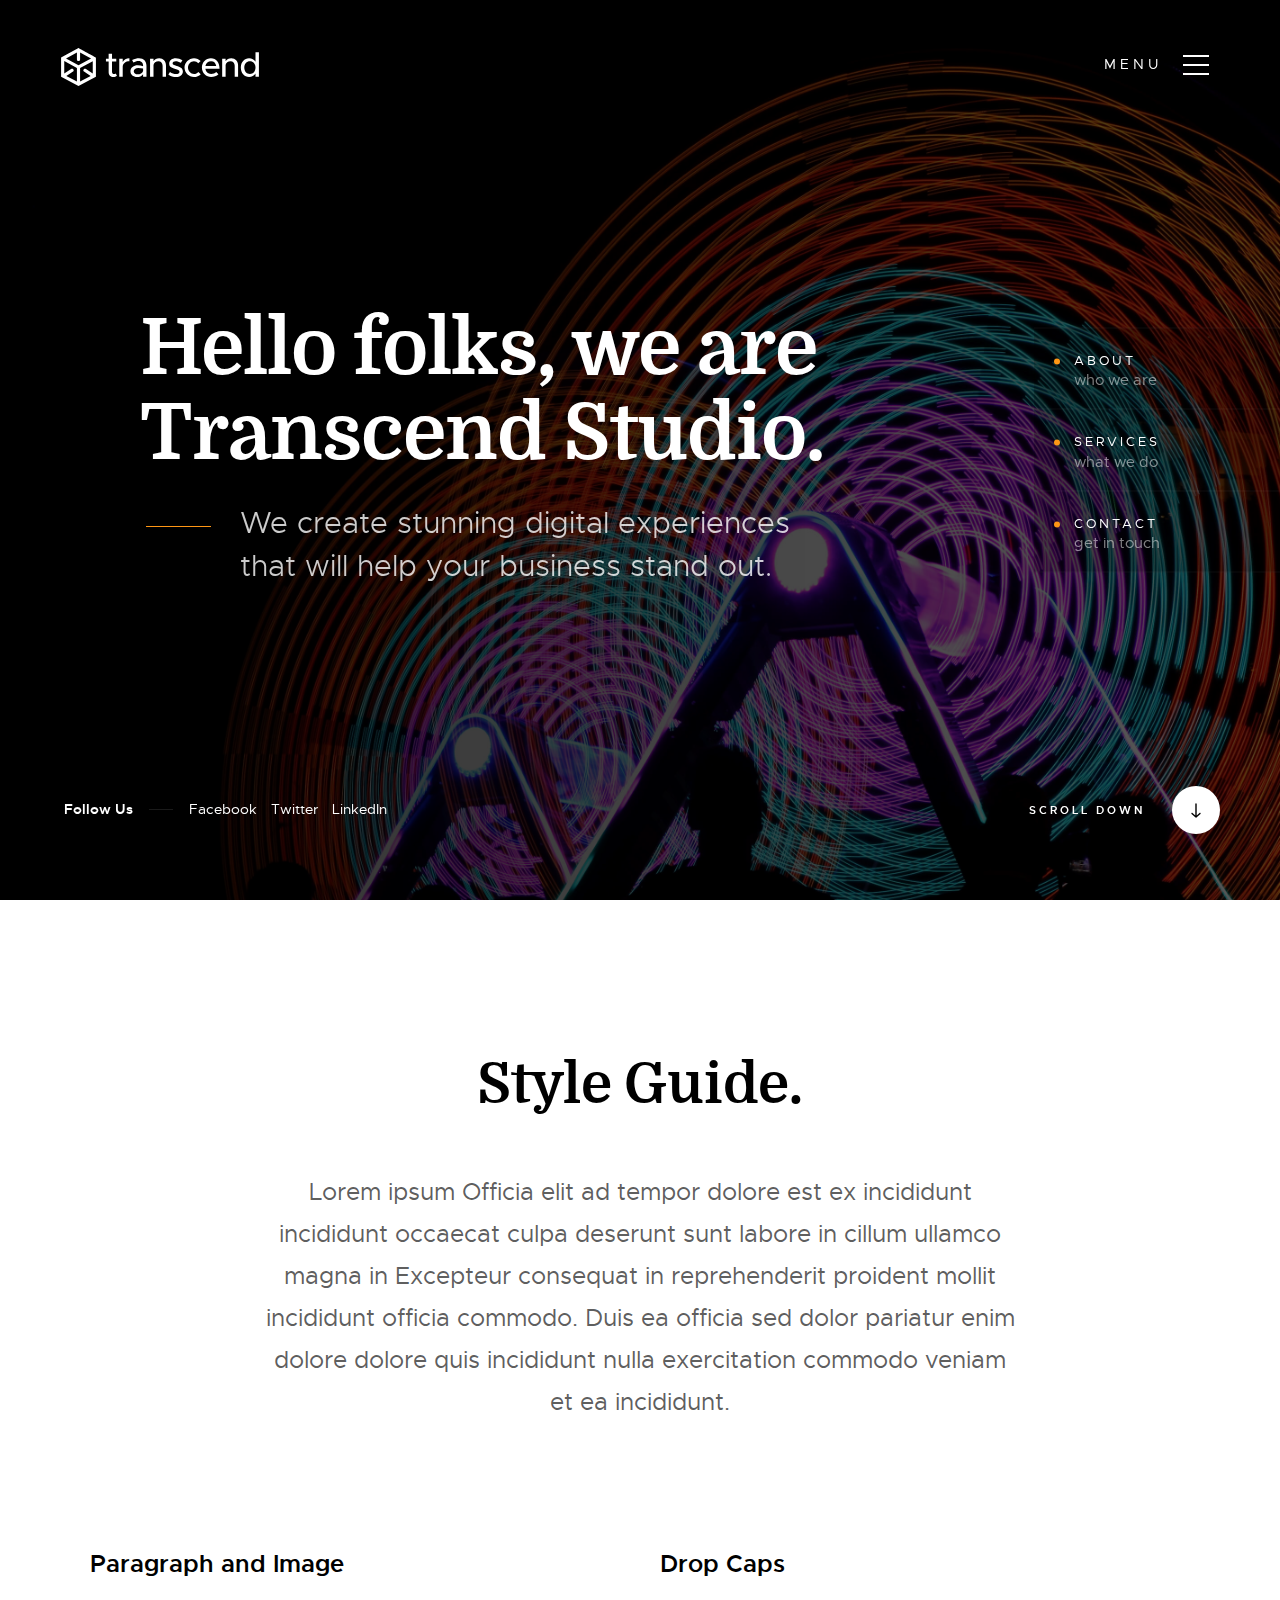
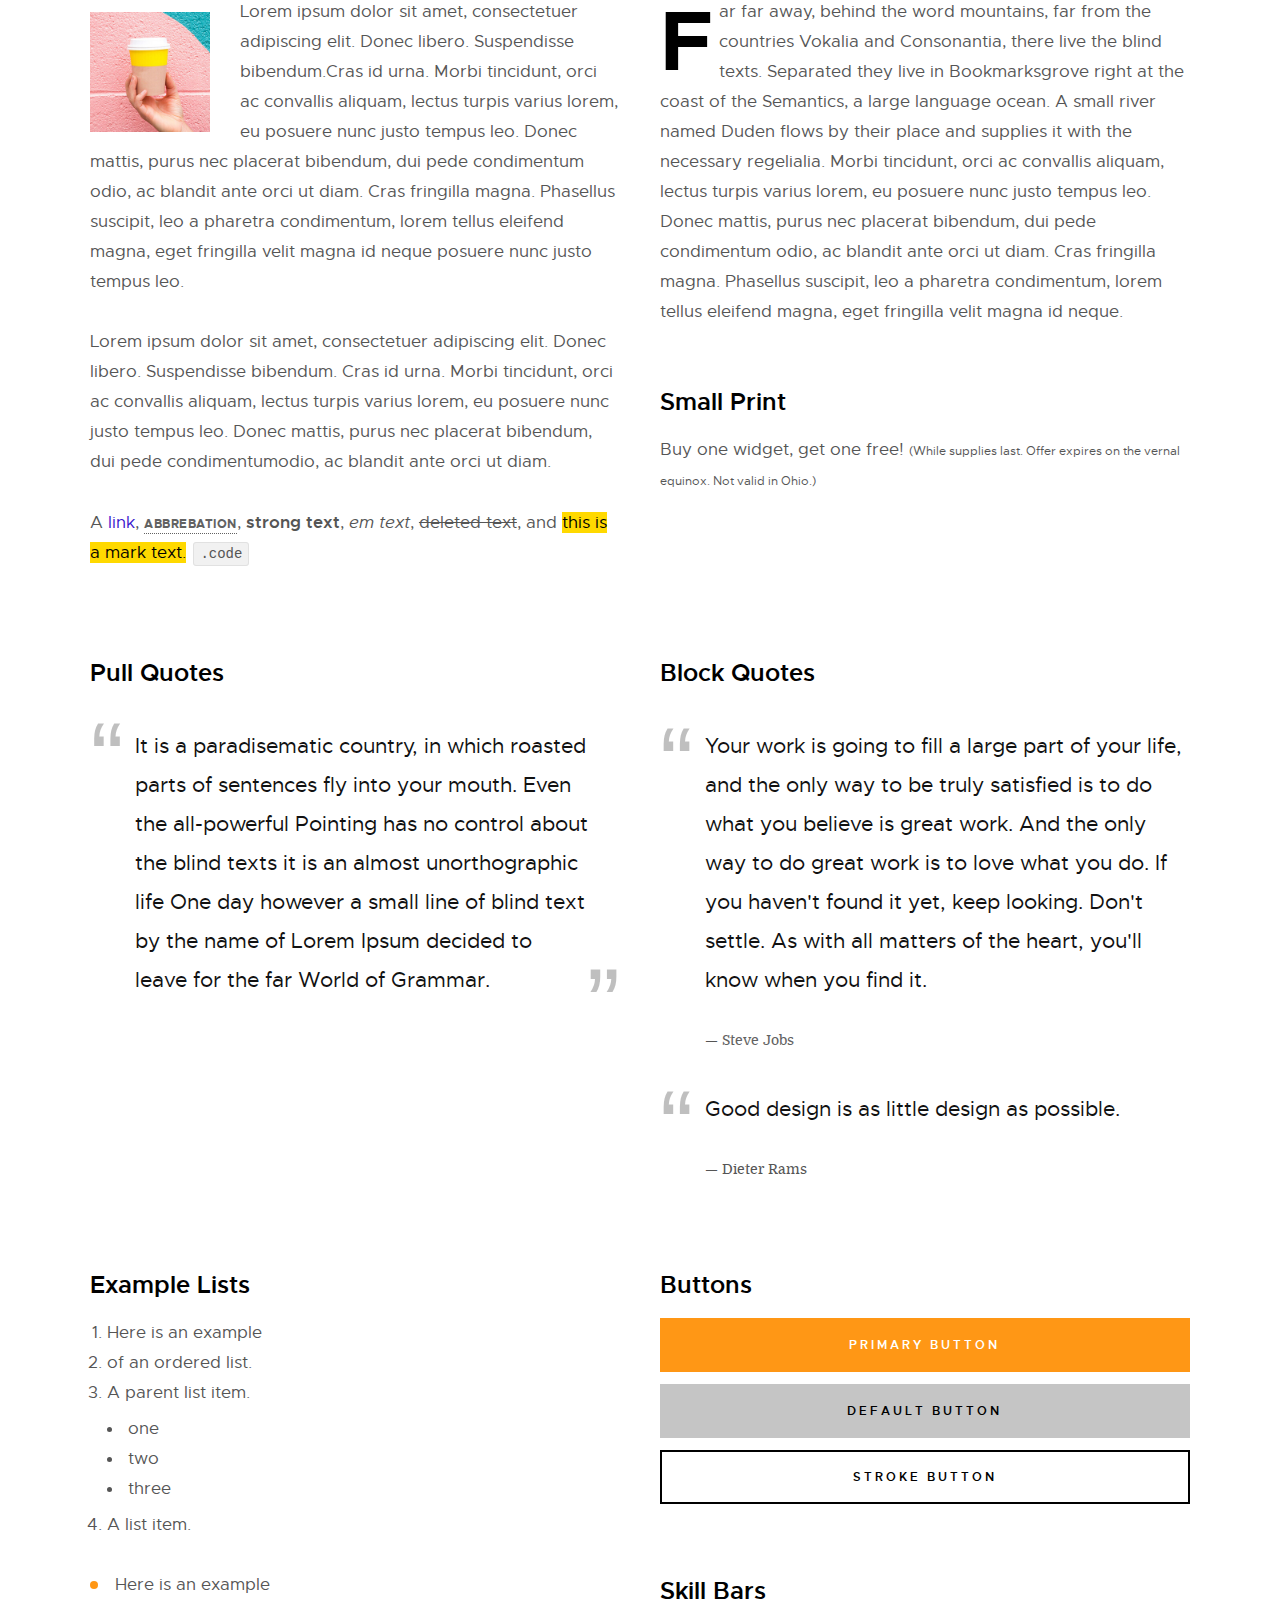
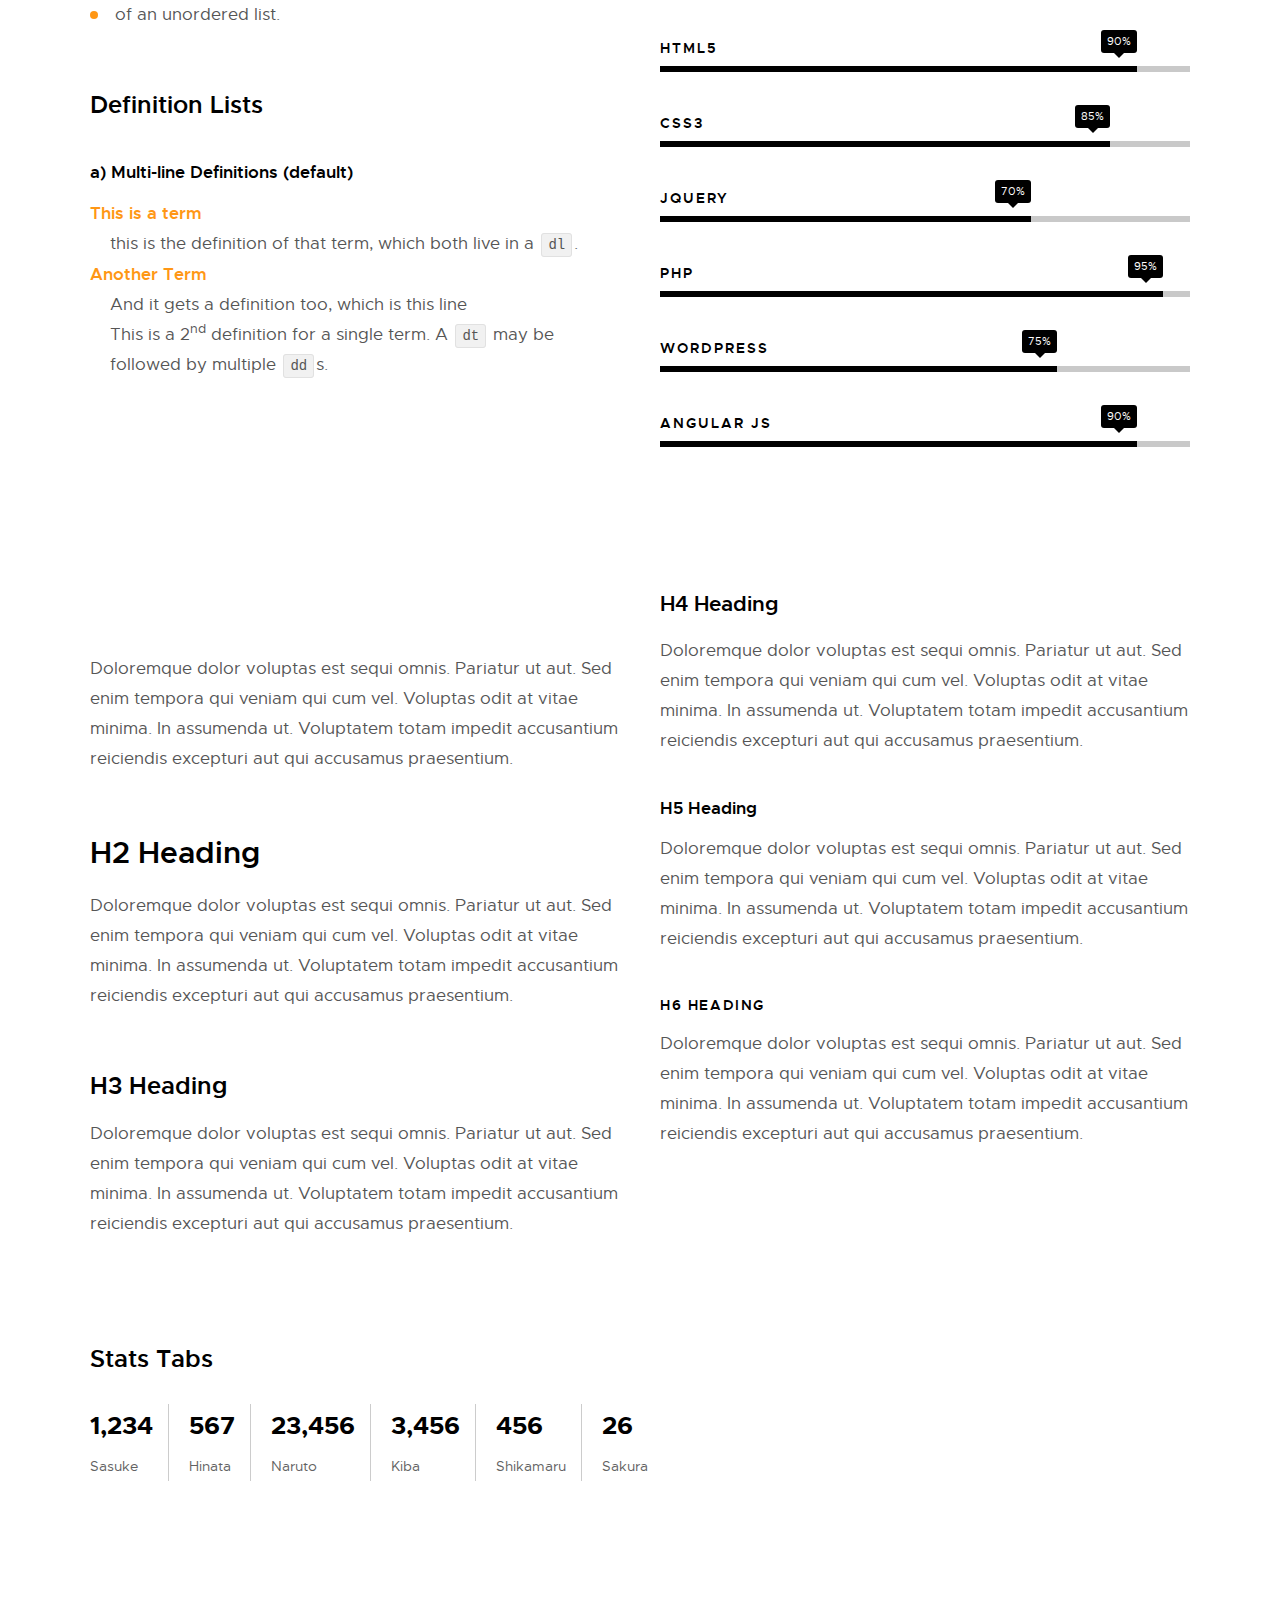
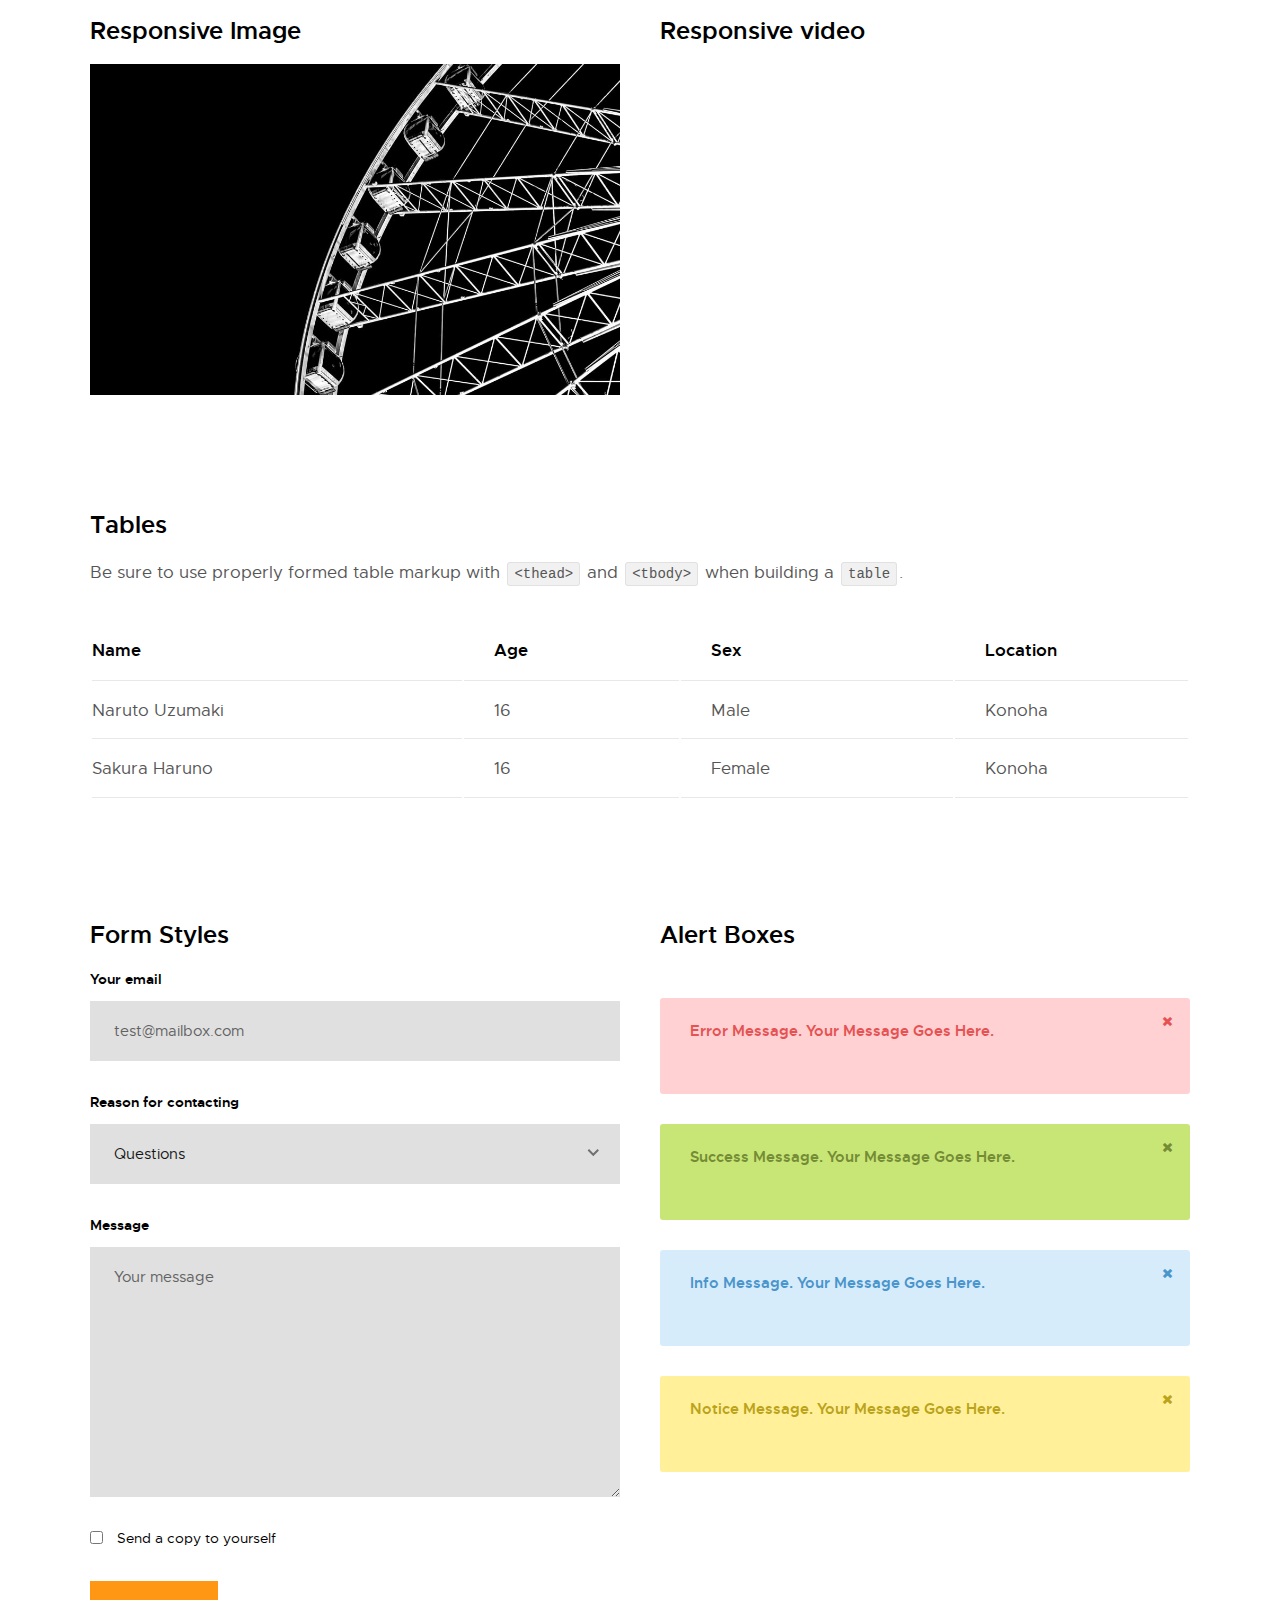
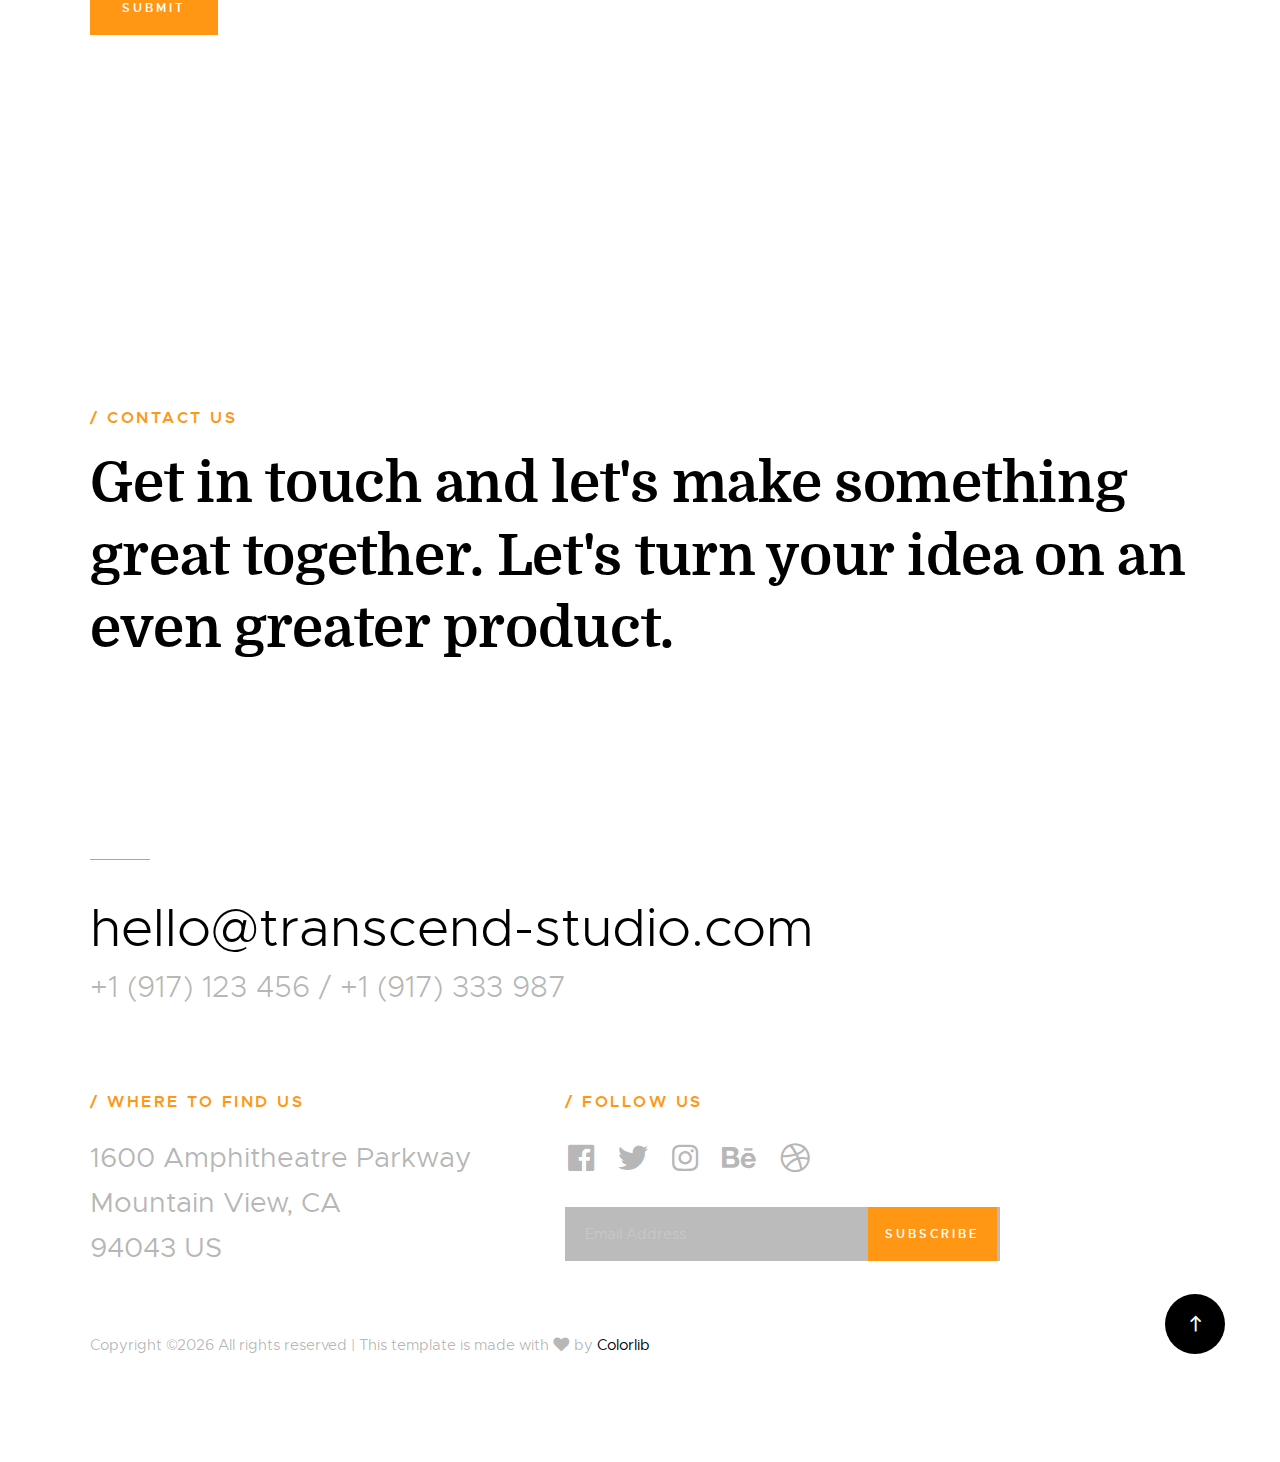
<file: styles.html>
<!DOCTYPE html>
<html class="no-js" lang="en">
<head>

    <!--- basic page needs
    ================================================== -->
    <meta charset="utf-8">
    <title>Transcend - Styles</title>
    <meta name="description" content="">
    <meta name="author" content="">

    <!-- mobile specific metas
    ================================================== -->
    <meta name="viewport" content="width=device-width, initial-scale=1">

    <!-- CSS
    ================================================== -->
    <link rel="stylesheet" href="css/base.css">
    <link rel="stylesheet" href="css/vendor.css">
    <link rel="stylesheet" href="css/main.css">

    <style type="text/css" media="screen">
        .s-styles { 
            background: white;
            padding-top: 15rem;
            padding-bottom: 12rem;
        }
    </style>

    <!-- script
    ================================================== -->
    <script src="js/modernizr.js"></script>
    <script src="js/pace.min.js"></script>

    <!-- favicons
    ================================================== -->
    <link rel="shortcut icon" href="favicon.ico" type="image/x-icon">
    <link rel="icon" href="favicon.ico" type="image/x-icon">

</head>

<body id="top">

    <!-- header
    ================================================== -->
    <header class="s-header">

        <div class="header-logo">
            <a class="site-logo" href="index.html">
                <img src="images/logo.svg" alt="Homepage">
            </a>
        </div> <!-- end header-logo -->

        <nav class="header-nav">

            <a href="#0" class="header-nav__close" title="close"><span>Close</span></a>

            <div class="header-nav__content">
                <h3>Transcend Studio</h3>
                
                <ul class="header-nav__list">
                    <li class="current"><a href="index.html" title="home">Home</a></li>
                    <li><a href="index.html#about" title="about">About</a></li>
                    <li><a href="index.html#services" title="services">Services</a></li>
                    <li><a href="index.html#works" title="works">Works</a></li>
                    <li><a href="index.html#contact" title="contact">Contact</a></li>
                </ul>
    
                <p>Perspiciatis hic praesentium nesciunt. Et neque a dolorum <a href='#0'>voluptatem</a> porro iusto sequi veritatis libero enim. Iusto id suscipit veritatis neque reprehenderit.</p>
    
                <ul class="header-nav__social">
                    <li>
                        <a href="#0"><i class="fab fa-facebook"></i></a>
                    </li>
                    <li>
                        <a href="#0"><i class="fab fa-twitter"></i></a>
                    </li>
                    <li>
                        <a href="#0"><i class="fab fa-instagram"></i></a>
                    </li>
                    <li>
                        <a href="#0"><i class="fab fa-behance"></i></a>
                    </li>
                    <li>
                        <a href="#0"><i class="fab fa-dribbble"></i></a>
                    </li>
                </ul>

            </div> <!-- end header-nav__content -->

        </nav> <!-- end header-nav -->

        <a class="header-menu-toggle" href="#0">
            <span class="header-menu-icon"></span>
        </a>

    </header> <!-- end s-header -->


    <!-- home
    ================================================== -->
    <section id="home" class="s-home target-section" data-parallax="scroll" data-image-src="images/hero-bg.jpg" data-natural-width=3000 data-natural-height=2000 data-position-y=top>

        <div class="shadow-overlay"></div>

        <div class="home-content">

            <div class="row home-content__main">
                <h1>
                Hello folks, we are <br>
                Transcend Studio.
                </h1>

                <p>
                We create stunning digital experiences <br>
                that will help your business stand out.
                </p>
            </div> <!-- end home-content__main -->

        </div> <!-- end home-content -->

        <ul class="home-sidelinks">
            <li><a href="index.html#about">About<span>who we are</span></a></li>
            <li><a href="index.html#services">Services<span>what we do</span></a></li>
            <li><a href="index.html#contact">Contact<span>get in touch</span></a></li>
        </ul> <!-- end home-sidelinks -->

        <ul class="home-social">
            <li class="home-social-title">Follow Us</li>
            <li><a href="#0">
                <i class="fab fa-facebook"></i>
                <span class="home-social-text">Facebook</span>
            </a></li>
            <li><a href="#0">
                <i class="fab fa-twitter"></i>
                <span class="home-social-text">Twitter</span>
            </a></li>
            <li><a href="#0">
                <i class="fab fa-linkedin"></i>
                <span class="home-social-text">LinkedIn</span>
            </a></li>
        </ul> <!-- end home-social -->

        <a href="#styles" class="home-scroll smoothscroll">
            <span class="home-scroll__text">Scroll Down</span>
            <span class="home-scroll__icon"></span>
        </a> <!-- end home-scroll -->

    </section> <!-- end s-home -->


    <!-- styles
    ================================================== -->
    <section id="styles" class="s-styles">
        
        <div class="row narrow section-intro add-bottom text-center">

            <div class="col-twelve tab-full">

                <h1 class="display-1">Style Guide.</h1>

                <p class="lead">Lorem ipsum Officia elit ad tempor dolore est ex incididunt incididunt occaecat culpa deserunt sunt labore in cillum ullamco magna in Excepteur consequat in reprehenderit proident mollit incididunt officia commodo.
                Duis ea officia sed dolor pariatur enim dolore dolore quis incididunt nulla exercitation commodo veniam et ea incididunt.</p>

            </div>

        </div>

        <div class="row">

            <div class="col-six tab-full">

                <h3>Paragraph and Image</h3>

                <p><a href="#"><img width="120" height="120" class="pull-left" alt="sample-image" src="images/sample-image.jpg"></a>
                Lorem ipsum dolor sit amet, consectetuer adipiscing elit. Donec libero. Suspendisse bibendum.Cras id urna. Morbi tincidunt, orci ac convallis aliquam, lectus turpis varius lorem, eu posuere nunc justo tempus leo. Donec mattis, purus nec placerat bibendum, dui pede condimentum odio, ac blandit ante orci ut diam. Cras fringilla magna. Phasellus suscipit, leo a pharetra condimentum, lorem tellus eleifend magna, eget fringilla velit magna id neque posuere nunc justo tempus leo. </p>

                <p>
                Lorem ipsum dolor sit amet, consectetuer adipiscing elit. Donec libero. Suspendisse bibendum. Cras id urna. Morbi tincidunt, orci ac convallis aliquam, lectus turpis varius lorem, eu posuere nunc justo tempus leo. Donec mattis, purus nec placerat bibendum, dui pede condimentumodio, ac blandit ante orci ut diam.	
                </p>

                <p>A <a href="#">link</a>,
                <abbr title="this really isn't a very good description">abbrebation</abbr>,
                <strong>strong text</strong>,
                <em>em text</em>,
                <del>deleted text</del>, and
                <mark>this is a mark text.</mark>
                <code>.code</code>
                </p>

            </div>

            <div class="col-six tab-full">

                <h3>Drop Caps</h3>

                <p class="drop-cap">Far far away, behind the word mountains, far from the countries Vokalia and Consonantia,
                there live the blind texts. Separated they live in Bookmarksgrove right at the coast of the
                Semantics, a large language ocean. A small river named Duden flows by their place and supplies it with the necessary regelialia. Morbi tincidunt, orci ac convallis aliquam, lectus turpis varius lorem, eu	posuere nunc justo tempus leo. Donec mattis, purus nec placerat bibendum, dui pede condimentum odio, ac blandit ante orci ut diam. Cras fringilla magna. Phasellus suscipit, leo a pharetra condimentum, lorem tellus eleifend magna, eget fringilla velit magna id neque.
                </p>

                <h3>Small Print</h3>

                <p>Buy one widget, get one free!
                <small>(While supplies last. Offer expires on the vernal equinox. Not valid in Ohio.)</small>
                </p>

            </div>

        </div> <!-- end row -->

        <div class="row">

            <div class="col-six tab-full">

                <h3>Pull Quotes</h3>

                <aside class="pull-quote">
                    <blockquote>
                    <p>It is a paradisematic country, in which roasted parts of
                    sentences fly into your mouth. Even the all-powerful Pointing has no control about the blind
                    texts it is an almost unorthographic life One day however a small line of blind text by the name
                    of Lorem Ipsum decided to leave for the far World of Grammar.</p>
                    </blockquote>
                </aside>

            </div>

            <div class="col-six tab-full">

                <h3>Block Quotes</h3>

                <blockquote cite="http://where-i-got-my-info-from.com">
                <p>Your work is going to fill a large part of your life, and the only way to be truly satisfied is
                to do what you believe is great work. And the only way to do great work is to love what you do.
                If you haven't found it yet, keep looking. Don't settle. As with all matters of the heart, you'll know when you find it.
                </p>
                <cite>
                    <a href="#">Steve Jobs</a>
                </cite>
                </blockquote>

                <blockquote>
                <p>Good design is as little design as possible.</p>
                <cite>Dieter Rams</cite>
                </blockquote>

            </div>

        </div> <!-- end row -->


        <div class="row half-bottom">

            <div class="col-six tab-full">

                <h3>Example Lists</h3>

                <ol>
                    <li>Here is an example</li>
                    <li>of an ordered list.</li>
                    <li>A parent list item.
                        <ul>
                            <li>one</li>
                            <li>two</li>
                            <li>three</li>
                        </ul>
                        </li>
                        <li>A list item.</li>
                    </ol>

                <ul class="disc">
                    <li>Here is an example</li>
                    <li>of an unordered list.</li>
                </ul>

                <h3>Definition Lists</h3>

                <h5>a) Multi-line Definitions (default) </h5>

                <dl>
                    <dt><strong>This is a term</strong></dt>
                        <dd>this is the definition of that term, which both live in a <code>dl</code>.</dd>
                    <dt><strong>Another Term</strong></dt>
                        <dd>And it gets a definition too, which is this line</dd>
                        <dd>This is a 2<sup>nd</sup> definition for a single term. A <code>dt</code> may be followed by multiple <code>dd</code>s.</dd>
                </dl>

            </div>

            <div class="col-six tab-full">

                <h3>Buttons</h3>

                <p>
                    <a class="btn btn--primary full-width" href="#0">Primary Button</a>
                    <a class="btn full-width" href="#0">Default Button</a>
                    <a class="btn btn--stroke full-width" href="#0">Stroke Button</a>
                </p>

                <h3>Skill Bars</h3>
                
                <ul class="skill-bars">
                    <li>
                    <div class="progress percent90"><span>90%</span></div>
                    <strong>HTML5</strong>
                    </li>
                    <li>
                    <div class="progress percent85"><span>85%</span></div>
                    <strong>CSS3</strong>
                    </li>
                    <li>
                    <div class="progress percent70"><span>70%</span></div>
                    <strong>JQuery</strong>
                    </li>
                    <li>
                    <div class="progress percent95"><span>95%</span></div>
                    <strong>PHP</strong>
                    </li>
                    <li>
                    <div class="progress percent75"><span>75%</span></div>
                    <strong>Wordpress</strong>
                    </li>
                    <li>
                    <div class="progress percent90"><span>90%</span></div>
                    <strong>Angular JS</strong>
                    </li>
                </ul>

            </div>

        </div> <!-- end row -->

        <div class="row half-bottom">

            <div class="col-six tab-full">
                    
                <h1>H1 Heading</h1>
                <p>Doloremque dolor voluptas est sequi omnis. Pariatur ut aut. Sed enim tempora qui veniam qui cum vel. 
                Voluptas odit at vitae minima. In assumenda ut. Voluptatem totam impedit accusantium reiciendis excepturi aut qui accusamus praesentium.</p>

                <h2>H2 Heading</h2>
                <p>Doloremque dolor voluptas est sequi omnis. Pariatur ut aut. Sed enim tempora qui veniam qui cum vel. 
                Voluptas odit at vitae minima. In assumenda ut. Voluptatem totam impedit accusantium reiciendis excepturi aut qui accusamus praesentium.</p>

                <h3>H3 Heading</h3>
                <p>Doloremque dolor voluptas est sequi omnis. Pariatur ut aut. Sed enim tempora qui veniam qui cum vel. 
                Voluptas odit at vitae minima. In assumenda ut. Voluptatem totam impedit accusantium reiciendis excepturi aut qui accusamus praesentium.</p>

            </div>

            <div class="col-six tab-full">
                    
                <h4>H4 Heading</h4>
                <p>Doloremque dolor voluptas est sequi omnis. Pariatur ut aut. Sed enim tempora qui veniam qui cum vel. 
                Voluptas odit at vitae minima. In assumenda ut. Voluptatem totam impedit accusantium reiciendis excepturi aut qui accusamus praesentium.</p>

                <h5>H5 Heading</h5>
                <p>Doloremque dolor voluptas est sequi omnis. Pariatur ut aut. Sed enim tempora qui veniam qui cum vel. 
                Voluptas odit at vitae minima. In assumenda ut. Voluptatem totam impedit accusantium reiciendis excepturi aut qui accusamus praesentium.</p>

                <h6>H6 Heading</h6>
                <p>Doloremque dolor voluptas est sequi omnis. Pariatur ut aut. Sed enim tempora qui veniam qui cum vel. 
                Voluptas odit at vitae minima. In assumenda ut. Voluptatem totam impedit accusantium reiciendis excepturi aut qui accusamus praesentium.</p>

            </div>

        </div>


        <div class="row half-bottom">

            <div class="col-twelve">

                    <h3>Stats Tabs</h3>

                <ul class="stats-tabs">
                    <li><a href="#">1,234 <em>Sasuke</em></a></li>
                    <li><a href="#">567 <em>Hinata</em></a></li>
                    <li><a href="#">23,456 <em>Naruto</em></a></li>
                    <li><a href="#">3,456 <em>Kiba</em></a></li>
                    <li><a href="#">456 <em>Shikamaru</em></a></li>
                    <li><a href="#">26 <em>Sakura</em></a></li>
                    </ul>

            </div>

        </div> <!-- end row -->


        <div class="row half-bottom">

            <div class="col-six tab-full">

                <h3>Responsive Image</h3>
                <p><img src="images/wheel-500.jpg" 
                    srcset="images/wheel-1000.jpg 1000w, 
                    images/wheel-500.jpg 500w" 
                    sizes="(max-width: 1000px) 100vw, 1000px" alt=""></p>

            </div>

            <div class="col-six tab-full">

                <h3>Responsive video</h3>

                <div class="video-container">
                <iframe src="https://player.vimeo.com/video/14592941?title=0&amp;byline=0&amp;portrait=0&amp;color=F64B39" width="500" height="281" frameborder="0" webkitallowfullscreen mozallowfullscreen allowfullscreen></iframe> 
                </div>

            </div>
            
        </div> <!-- end row -->


        <div class="row add-bottom">

            <div class="col-twelve">

                <h3>Tables</h3>
                <p>Be sure to use properly formed table markup with <code>&lt;thead&gt;</code> and <code>&lt;tbody&gt;</code> when building a <code>table</code>.</p>

                <div class="table-responsive">

                    <table>
                            <thead>
                            <tr>
                                <th>Name</th>
                                <th>Age</th>
                                <th>Sex</th>
                                <th>Location</th>
                            </tr>
                            </thead>
                            <tbody>
                            <tr>
                                <td>Naruto Uzumaki</td>
                                <td>16</td>
                                <td>Male</td>
                                <td>Konoha</td>
                            </tr>
                            <tr>
                                <td>Sakura Haruno</td>
                                <td>16</td>
                                <td>Female</td>
                                <td>Konoha</td>
                            </tr>
                            </tbody>
                    </table>

                </div>

            </div>
            
        </div> <!-- end row -->
    

        <div class="row">

            <div class="col-six tab-full">

                <h3>Form Styles</h3>

                <form>
                        <div>
                            <label for="sampleInput">Your email</label>
                            <input class="full-width" type="email" placeholder="test@mailbox.com" id="sampleInput">
                    </div>
                    <div>
                            <label for="sampleRecipientInput">Reason for contacting</label>
                            <div class="cl-custom-select">
                                <select class="full-width" id="sampleRecipientInput">
                                    <option value="Option 1">Questions</option>
                                    <option value="Option 2">Report</option>
                                    <option value="Option 3">Others</option>
                                </select>
                            </div>
                    </div>
                    
                        <label for="exampleMessage">Message</label>
                        <textarea class="full-width" placeholder="Your message" id="exampleMessage"></textarea>

                        <label class="add-bottom">
                            <input type="checkbox">
                            <span class="label-text">Send a copy to yourself</span>
                        </label>
                    
                        <input class="btn--primary" type="submit" value="Submit">

                </form>

            </div>

            <div class="col-six tab-full">

                <h3>Alert Boxes</h3>

                <br>
                
                <div class="alert-box alert-box--error hideit">
                    <p>Error Message. Your Message Goes Here.</p>
                    <i class="fa fa-times alert-box__close" aria-hidden="true"></i>
                </div><!-- /error -->
                        
                <div class="alert-box alert-box--success hideit">
                    <p>Success Message. Your Message Goes Here.</p>
                    <i class="fa fa-times alert-box__close" aria-hidden="true"></i>
                </div><!-- /success -->
                        
                <div class="alert-box alert-box--info hideit">
                    <p>Info Message. Your Message Goes Here.</p>
                    <i class="fa fa-times alert-box__close" aria-hidden="true"></i>
                </div><!-- /info -->
                        
                <div class="alert-box alert-box--notice hideit">
                    <p>Notice Message. Your Message Goes Here.</p>
                    <i class="fa fa-times alert-box__close" aria-hidden="true"></i>
                </div><!-- /notice -->
            
            </div>

        </div> <!-- end row -->

    </section> <!-- end styles -->


    <!-- contact
    ================================================== -->
    <section id="contact" class="s-contact">

        <div class="row section-header">
            <div class="col-full">
                <h3 class="subhead subhead--light">Contact Us</h3>
                <h1 class="display-1 display-1--light">Get in touch and let's make something great together. Let's turn your idea on an even greater product.</h1>
            </div>
        </div> <!-- end section-header -->

        <div class="row">

            <div class="col-full contact-main">
                <p>
                <a href="mailto:#0" class="contact-email">hello@transcend-studio.com</a>
                <span class="contact-number">+1 (917) 123 456  /  +1 (917) 333 987</span>
                </p>
            </div> <!-- end contact-main -->

        </div> <!-- end row -->

        <div class="row">

            <div class="col-five tab-full contact-secondary">
                <h3 class="subhead subhead--light">Where To Find Us</h3>

                <p class="contact-address">
                    1600 Amphitheatre Parkway<br>
                    Mountain View, CA<br>
                    94043 US
                </p>
            </div> <!-- end contact-secondary -->

            <div class="col-five tab-full contact-secondary">
                <h3 class="subhead subhead--light">Follow Us</h3>

                <ul class="contact-social">
                    <li>
                        <a href="#0"><i class="fab fa-facebook"></i></a>
                    </li>
                    <li>
                        <a href="#0"><i class="fab fa-twitter"></i></a>
                    </li>
                    <li>
                        <a href="#0"><i class="fab fa-instagram"></i></a>
                    </li>
                    <li>
                        <a href="#0"><i class="fab fa-behance"></i></a>
                    </li>
                    <li>
                        <a href="#0"><i class="fab fa-dribbble"></i></a>
                    </li>
                </ul> <!-- end contact-social -->

                <div class="contact-subscribe">
                    <form id="mc-form" class="group mc-form" novalidate="true">
                        <input type="email" value="" name="EMAIL" class="email" id="mc-email" placeholder="Email Address" required="">
                        <input type="submit" name="subscribe" value="Subscribe">
                        <label for="mc-email" class="subscribe-message"></label>
                    </form>
                </div> <!-- end contact-subscribe -->
            </div> <!-- end contact-secondary -->

        </div> <!-- end row -->

        <div class="row">
            <div class="col-full cl-copyright">
                <span><!-- Link back to Colorlib can't be removed. Template is licensed under CC BY 3.0. -->
Copyright &copy;<script>document.write(new Date().getFullYear());</script> All rights reserved | This template is made with <i class="fa fa-heart" aria-hidden="true"></i> by <a href="https://colorlib.com" target="_blank">Colorlib</a>
<!-- Link back to Colorlib can't be removed. Template is licensed under CC BY 3.0. --></span>	
            </div>
        </div>

        <div class="cl-go-top">
            <a class="smoothscroll" title="Back to Top" href="#top"><i class="icon-arrow-up" aria-hidden="true"></i></a>
        </div>

    </section> <!-- end s-contact -->


    <!-- photoswipe background
    ================================================== -->
    <div aria-hidden="true" class="pswp" role="dialog" tabindex="-1">

        <div class="pswp__bg"></div>
        <div class="pswp__scroll-wrap">

            <div class="pswp__container">
                <div class="pswp__item"></div>
                <div class="pswp__item"></div>
                <div class="pswp__item"></div>
            </div>

            <div class="pswp__ui pswp__ui--hidden">
                <div class="pswp__top-bar">
                    <div class="pswp__counter"></div><button class="pswp__button pswp__button--close" title="Close (Esc)"></button> <button class="pswp__button pswp__button--share" title=
                    "Share"></button> <button class="pswp__button pswp__button--fs" title="Toggle fullscreen"></button> <button class="pswp__button pswp__button--zoom" title=
                    "Zoom in/out"></button>
                    <div class="pswp__preloader">
                        <div class="pswp__preloader__icn">
                            <div class="pswp__preloader__cut">
                                <div class="pswp__preloader__donut"></div>
                            </div>
                        </div>
                    </div>
                </div>
                <div class="pswp__share-modal pswp__share-modal--hidden pswp__single-tap">
                    <div class="pswp__share-tooltip"></div>
                </div><button class="pswp__button pswp__button--arrow--left" title="Previous (arrow left)"></button> <button class="pswp__button pswp__button--arrow--right" title=
                "Next (arrow right)"></button>
                <div class="pswp__caption">
                    <div class="pswp__caption__center"></div>
                </div>
            </div>

        </div>

    </div> <!-- end photoSwipe background -->


    <!-- preloader
    ================================================== -->
    <div id="preloader">
        <div id="loader">
        </div>
    </div>


    <!-- Java Script
    ================================================== -->
    <script src="js/jquery-3.2.1.min.js"></script>
    <script src="js/plugins.js"></script>
    <script src="js/main.js"></script>

</body>

</html>
</file>
<file: css/base.css>
/* =================================================================== 
 *
 *  Transcend v1.0 Base Stylesheet
 *  03-18-2018
 *  ------------------------------------------------------------------
 *
 *  TOC:
 *  # imports
 *  # normalize
 *  # basic/base setup styles
 *      ## Media
 *      ## Typography resets
 *      ## links
 *      ## inputs
 *  # grid
 *      ## medium size devices
 *      ## tablets
 *      ## mobile devices
 *      ## small mobile devices
 *  # block grids
 *      ## medium size devices
 *      ## tablets
 *      ## mobile devices
 *      ## small mobile devices
 *  # MISC
 *
 * =================================================================== */

/* ===================================================================
 * # imports 
 *
 * ------------------------------------------------------------------- */
@import url("font-awesome/css/fontawesome-all.css");
@import url("micons/micons.css");
@import url("fonts.css");


/* ===================================================================
 * # normalize
 * normalize.css v5.0.0 | MIT License | 
 * github.com/necolas/normalize.css
 *
 * ------------------------------------------------------------------- */
html {
    font-family: sans-serif;
    line-height: 1.15;
    -ms-text-size-adjust: 100%;
    -webkit-text-size-adjust: 100%;
}

body {
    margin: 0;
}

article,
aside,
footer,
header,
nav,
section {
    display: block;
}

h1 {
    font-size: 2em;
    margin: 0.67em 0;
}

figcaption,
figure,
main {
    display: block;
}

figure {
    margin: 1em 40px;
}

hr {
    box-sizing: content-box;
    height: 0;
    overflow: visible;
}

pre {
    font-family: monospace, monospace;
    font-size: 1em;
}

a {
    background-color: transparent;
    -webkit-text-decoration-skip: objects;
}

a:active,
a:hover {
    outline-width: 0;
}

abbr[title] {
    border-bottom: none;
    text-decoration: underline;
    text-decoration: underline dotted;
}

b,
strong {
    font-weight: inherit;
}

b,
strong {
    font-weight: bolder;
}

code,
kbd,
samp {
    font-family: monospace, monospace;
    font-size: 1em;
}

dfn {
    font-style: italic;
}

mark {
    background-color: #ff0;
    color: #000;
}

small {
    font-size: 80%;
}

sub,
sup {
    font-size: 75%;
    line-height: 0;
    position: relative;
    vertical-align: baseline;
}

sub {
    bottom: -0.25em;
}

sup {
    top: -0.5em;
}

audio,
video {
    display: inline-block;
}

audio:not([controls]) {
    display: none;
    height: 0;
}

img {
    border-style: none;
}

svg:not(:root) {
    overflow: hidden;
}

button,
input,
optgroup,
select,
textarea {
    font-family: sans-serif;
    font-size: 100%;
    line-height: 1.15;
    margin: 0;
}

button,
input {
    overflow: visible;
}

button,
select {
    text-transform: none;
}

button,
html [type="button"],
[type="reset"],
[type="submit"] {
    -webkit-appearance: button;
}

button::-moz-focus-inner,
[type="button"]::-moz-focus-inner,
[type="reset"]::-moz-focus-inner,
[type="submit"]::-moz-focus-inner {
    border-style: none;
    padding: 0;
}

button:-moz-focusring,
[type="button"]:-moz-focusring,
[type="reset"]:-moz-focusring,
[type="submit"]:-moz-focusring {
    outline: 1px dotted ButtonText;
}

fieldset {
    border: 1px solid #c0c0c0;
    margin: 0 2px;
    padding: 0.35em 0.625em 0.75em;
}

legend {
    box-sizing: border-box;
    color: inherit;
    display: table;
    max-width: 100%;
    padding: 0;
    white-space: normal;
}

progress {
    display: inline-block;
    vertical-align: baseline;
}

textarea {
    overflow: auto;
}

[type="checkbox"],
[type="radio"] {
    box-sizing: border-box;
    padding: 0;
}

[type="number"]::-webkit-inner-spin-button,
[type="number"]::-webkit-outer-spin-button {
    height: auto;
}

[type="search"] {
    -webkit-appearance: textfield;
    outline-offset: -2px;
}

[type="search"]::-webkit-search-cancel-button,
[type="search"]::-webkit-search-decoration {
    -webkit-appearance: none;
}

::-webkit-file-upload-button {
    -webkit-appearance: button;
    font: inherit;
}

details,
menu {
    display: block;
}

summary {
    display: list-item;
}

canvas {
    display: inline-block;
}

template {
    display: none;
}

[hidden] {
    display: none;
}


/* ===================================================================
 * # basic/base setup styles
 *
 * ------------------------------------------------------------------- */
html {
    font-size: 62.5%;
    box-sizing: border-box;
}

*,
*::before,
*::after {
    box-sizing: inherit;
}

body {
    font-weight: normal;
    line-height: 1;
    word-wrap: break-word;
    text-rendering: optimizeLegibility;
    -webkit-overflow-scrolling: touch;
    -webkit-text-size-adjust: none;
}

body,
input,
button {
    -moz-osx-font-smoothing: grayscale;
    -webkit-font-smoothing: antialiased;
}


/* ------------------------------------------------------------------- 
 * ## Media
 * ------------------------------------------------------------------- */
img,
video {
    max-width: 100%;
    height: auto;
}


/* ------------------------------------------------------------------- 
 * ## Typography resets 
 * ------------------------------------------------------------------- */
div,
dl,
dt,
dd,
ul,
ol,
li,
h1,
h2,
h3,
h4,
h5,
h6,
pre,
form,
p,
blockquote,
th,
td {
    margin: 0;
    padding: 0;
}

h1,
h2,
h3,
h4,
h5,
h6 {
    -webkit-font-smoothing: auto;
    -webkit-font-smoothing: antialiased;
    -webkit-font-variant-ligatures: common-ligatures;
    -moz-font-variant-ligatures: common-ligatures;
    font-variant-ligatures: common-ligatures;
    text-rendering: optimizeLegibility;
}

em,
i {
    font-style: italic;
    line-height: inherit;
}

strong,
b {
    font-weight: bold;
    line-height: inherit;
}

small {
    font-size: 60%;
    line-height: inherit;
}

ol,
ul {
    list-style: none;
}

li {
    display: block;
}


/* ------------------------------------------------------------------- 
 * ## links
 * ------------------------------------------------------------------- */
a {
    text-decoration: none;
    line-height: inherit;
}

a img {
    border: none;
}


/* ------------------------------------------------------------------- 
 * ## inputs
 * ------------------------------------------------------------------- */
fieldset {
    margin: 0;
    padding: 0;
}

input[type="email"],
input[type="number"],
input[type="search"],
input[type="text"],
input[type="tel"],
input[type="url"],
input[type="password"],
textarea {
    -webkit-appearance: none;
    -moz-appearance: none;
    -ms-appearance: none;
    -o-appearance: none;
    appearance: none;
}



/* ===================================================================
 * # grid
 *
 * ------------------------------------------------------------------- */
.row {
    width: 89%;
    max-width: 1200px;
    margin: 0 auto;
}

.row:after {
    content: "";
    display: table;
    clear: both;
}

.row .row {
    width: auto;
    max-width: none;
    margin-left: -20px;
    margin-right: -20px;
}

/* column blocks
 * -------------------------------------- */
[class*="col-"] {
    float: left;
    padding: 0 20px;
}

[class*="col-"]+[class*="col-"].end {
    float: right;
}

/* column width classes 
 * -------------------------------------- */
.col-one {
    width: 8.33333%;
}

.col-two,
.col-1-6 {
    width: 16.66667%;
}

.col-three,
.col-1-4 {
    width: 25%;
}

.col-four,
.col-1-3 {
    width: 33.33333%;
}

.col-five {
    width: 41.66667%;
}

.col-six,
.col-1-2 {
    width: 50%;
}

.col-seven {
    width: 58.33333%;
}

.col-eight,
.col-2-3 {
    width: 66.66667%;
}

.col-nine,
.col-3-4 {
    width: 75%;
}

.col-ten,
.col-5-6 {
    width: 83.33333%;
}

.col-eleven {
    width: 91.66667%;
}

.col-twelve,
.col-full {
    width: 100%;
}


/* ------------------------------------------------------------------- 
 * ## medium size devices
 * ------------------------------------------------------------------- */
@media only screen and (max-width: 1200px) {
    .row .row {
        margin-left: -15px;
        margin-right: -15px;
    }
    [class*="col-"] {
        padding: 0 15px;
    }
    .md-two,
    .md-1-6 {
        width: 16.66667%;
    }
    .md-one {
        width: 8.33333%;
    }
    .md-three,
    .md-1-4 {
        width: 25%;
    }
    .md-four,
    .md-1-3 {
        width: 33.33333%;
    }
    .md-five {
        width: 41.66667%;
    }
    .md-six,
    .md-1-2 {
        width: 50%;
    }
    .md-seven {
        width: 58.33333%;
    }
    .md-eight,
    .md-2-3 {
        width: 66.66667%;
    }
    .md-nine,
    .md-3-4 {
        width: 75%;
    }
    .md-ten,
    .md-5-6 {
        width: 83.33333%;
    }
    .md-eleven {
        width: 91.66667%;
    }
    .md-twelve,
    .md-full {
        width: 100%;
    }
}


/* ------------------------------------------------------------------- 
 * ## tablets
 * ------------------------------------------------------------------- */
@media only screen and (max-width: 800px) {
    .row {
        width: 90%;
    }
    .tab-1-4 {
        width: 25%;
    }
    .tab-1-3 {
        width: 33.33333%;
    }
    .tab-1-2 {
        width: 50%;
    }
    .tab-2-3 {
        width: 66.66667%;
    }
    .tab-3-4 {
        width: 75%;
    }
    .tab-full {
        width: 100%;
    }
    .hide-on-tablet {
        display: none;
    }
}


/* ------------------------------------------------------------------- 
 * ## mobile devices
 * ------------------------------------------------------------------- */
@media only screen and (max-width: 600px) {
    .row {
        width: auto;
        padding-left: 25px;
        padding-right: 25px;
    }
    .row .row {
        margin-left: -10px;
        margin-right: -10px;
        padding-left: 0;
        padding-right: 0;
    }
    [class*="col-"] {
        padding: 0 10px;
    }
    .mob-1-4 {
        width: 25%;
    }
    .mob-1-3 {
        width: 33.33333%;
    }
    .mob-1-2 {
        width: 50%;
    }
    .mob-2-3 {
        width: 66.66667%;
    }
    .mob-3-4 {
        width: 75%;
    }
    .mob-full {
        width: 100%;
    }
    .hide-on-mobile {
        display: none;
    }
}


/* ------------------------------------------------------------------- 
 * ## small mobile devices
 * ------------------------------------------------------------------- */

/* stack columns on small mobile devices
 * ------------------------------------------------------------------- */
@media only screen and (max-width: 400px) {
    .row .row {
        margin-left: 0;
        margin-right: 0;
    }
    [class*="col-"] {
        width: 100% !important;
        float: none !important;
        clear: both !important;
        margin-left: 0;
        margin-right: 0;
        padding: 0;
    }
    [class*="col-"]+[class*="col-"].end {
        float: none;
    }
}



/* ===================================================================
 * # block grids
 * ------------------------------------------------------------------- */

/*   Equally-sized columns define at row level
 * ------------------------------------------------------------------- */
[class*="block-"]:after {
    content: "";
    display: table;
    clear: both;
}

.block-1-6 .col-block {
    width: 16.66667%;
}

.block-1-5 .col-block {
    width: 20%;
}

.block-1-4 .col-block {
    width: 25%;
}

.block-1-3 .col-block {
    width: 33.33333%;
}

.block-1-2 .col-block {
    width: 50%;
}

/**
 * Clearing for block grid columns. Allow columns with 
 * different heights to align properly.
 */

.block-1-6 .col-block:nth-child(6n+1),
.block-1-5 .col-block:nth-child(5n+1),
.block-1-4 .col-block:nth-child(4n+1),
.block-1-3 .col-block:nth-child(3n+1),
.block-1-2 .col-block:nth-child(2n+1) {
    clear: both;
}


/* ------------------------------------------------------------------- 
 * ## medium size devices
 * ------------------------------------------------------------------- */
@media only screen and (max-width: 1200px) {
    .block-m-1-6 .col-block {
        width: 16.66667%;
    }
    .block-m-1-5 .col-block {
        width: 20%;
    }
    .block-m-1-4 .col-block {
        width: 25%;
    }
    .block-m-1-3 .col-block {
        width: 33.33333%;
    }
    .block-m-1-2 .col-block {
        width: 50%;
    }
    .block-m-full .col-block {
        width: 100%;
        clear: both;
    }
    [class*="block-m-"] .col-block:nth-child(n) {
        clear: none;
    }
    .block-m-1-6 .col-block:nth-child(6n+1),
    .block-m-1-5 .col-block:nth-child(5n+1),
    .block-m-1-4 .col-block:nth-child(4n+1),
    .block-m-1-3 .col-block:nth-child(3n+1),
    .block-m-1-2 .col-block:nth-child(2n+1) {
        clear: both;
    }
}


/* ------------------------------------------------------------------- 
 * ## tablets
 * ------------------------------------------------------------------- */
@media only screen and (max-width: 800px) {
    .block-tab-1-6 .col-block {
        width: 16.66667%;
    }
    .block-tab-1-5 .col-block {
        width: 20%;
    }
    .block-tab-1-4 .col-block {
        width: 25%;
    }
    .block-tab-1-3 .col-block {
        width: 33.33333%;
    }
    .block-tab-1-2 .col-block {
        width: 50%;
    }
    .block-tab-full .col-block {
        width: 100%;
        clear: both;
    }
    [class*="block-tab-"] .col-block:nth-child(n) {
        clear: none;
    }
    .block-tab-1-6 .col-block:nth-child(6n+1),
    .block-tab-1-6 .col-block:nth-child(5n+1),
    .block-tab-1-4 .col-block:nth-child(4n+1),
    .block-tab-1-3 .col-block:nth-child(3n+1),
    .block-tab-1-2 .col-block:nth-child(2n+1) {
        clear: both;
    }
}


/* ------------------------------------------------------------------- 
 * ## mobile devices
 * ------------------------------------------------------------------- */
@media only screen and (max-width: 600px) {
    .block-mob-1-6 .col-block {
        width: 16.66667%;
    }
    .block-mob-1-5 .col-block {
        width: 20%;
    }
    .block-mob-1-4 .col-block {
        width: 25%;
    }
    .block-mob-1-3 .col-block {
        width: 33.33333%;
    }
    .block-mob-1-2 .col-block {
        width: 50%;
    }
    .block-mob-full .col-block {
        width: 100%;
        clear: both;
    }
    [class*="block-mob-"] .col-block:nth-child(n) {
        clear: none;
    }
    .block-mob-1-6 .col-block:nth-child(6n+1),
    .block-mob-1-5 .col-block:nth-child(5n+1),
    .block-mob-1-4 .col-block:nth-child(4n+1),
    .block-mob-1-3 .col-block:nth-child(3n+1),
    .block-mob-1-2 .col-block:nth-child(2n+1) {
        clear: both;
    }
}


/* ------------------------------------------------------------------- 
 * ## small mobile devices
 * ------------------------------------------------------------------- */

/* stack columns on small mobile devices
 * ------------------------------------------------------------------- */
@media only screen and (max-width: 400px) {
    .stack .col-block {
        width: 100% !important;
        float: none !important;
        clear: both !important;
        margin-left: 0;
        margin-right: 0;
    }
}



/* ===================================================================
 * # MISC
 *
 * ------------------------------------------------------------------- */
.group:after {
    content: "";
    display: table;
    clear: both;
}

/* Misc Helper Styles
 * -------------------------------------- */
.is-hidden {
    display: none;
}

.is-invisible {
    visibility: hidden;
}

.antialiased {
    -webkit-font-smoothing: antialiased;
    -moz-osx-font-smoothing: grayscale;
}

.overflow-hidden {
    overflow: hidden;
}

.remove-bottom {
    margin-bottom: 0;
}

.half-bottom {
    margin-bottom: 1.5rem !important;
}

.add-bottom {
    margin-bottom: 3rem !important;
}

.no-border {
    border: none;
}

.full-width {
    width: 100%;
}

.text-center {
    text-align: center;
}

.text-left {
    text-align: left;
}

.text-right {
    text-align: right;
}

.pull-left {
    float: left;
}

.pull-right {
    float: right;
}

.align-center {
    margin-left: auto;
    margin-right: auto;
    text-align: center;
}

/*# sourceMappingURL=base.css.map */
</file>
<file: css/vendor.css>
/* =================================================================== 
 *
 *  Transcend v1.0 Vendor/Third Party CSS 
 *  03-18-2018
 *  ------------------------------------------------------------------
 *
 *  TOC:
 *  # animate on scroll
 *  # slick slider
 *  # PhotoSwipe main CSS
 *  # PhotoSwipe Skin 
 *
 * =================================================================== */


/* ===================================================================
 * # animate on scroll 
 * https://michalsnik.github.io/aos/
 * ------------------------------------------------------------------- */
[data-aos][data-aos][data-aos-duration="50"],
body[data-aos-duration="50"] [data-aos] {
  transition-duration: 50ms;
}

[data-aos][data-aos][data-aos-delay="50"],
body[data-aos-delay="50"] [data-aos] {
  transition-delay: 0;
}

[data-aos][data-aos][data-aos-delay="50"].aos-animate,
body[data-aos-delay="50"] [data-aos].aos-animate {
  transition-delay: 50ms;
}

[data-aos][data-aos][data-aos-duration="100"],
body[data-aos-duration="100"] [data-aos] {
  transition-duration: 0.1s;
}

[data-aos][data-aos][data-aos-delay="100"],
body[data-aos-delay="100"] [data-aos] {
  transition-delay: 0;
}

[data-aos][data-aos][data-aos-delay="100"].aos-animate,
body[data-aos-delay="100"] [data-aos].aos-animate {
  transition-delay: 0.1s;
}

[data-aos][data-aos][data-aos-duration="150"],
body[data-aos-duration="150"] [data-aos] {
  transition-duration: 0.15s;
}

[data-aos][data-aos][data-aos-delay="150"],
body[data-aos-delay="150"] [data-aos] {
  transition-delay: 0;
}

[data-aos][data-aos][data-aos-delay="150"].aos-animate,
body[data-aos-delay="150"] [data-aos].aos-animate {
  transition-delay: 0.15s;
}

[data-aos][data-aos][data-aos-duration="200"],
body[data-aos-duration="200"] [data-aos] {
  transition-duration: 0.2s;
}

[data-aos][data-aos][data-aos-delay="200"],
body[data-aos-delay="200"] [data-aos] {
  transition-delay: 0;
}

[data-aos][data-aos][data-aos-delay="200"].aos-animate,
body[data-aos-delay="200"] [data-aos].aos-animate {
  transition-delay: 0.2s;
}

[data-aos][data-aos][data-aos-duration="250"],
body[data-aos-duration="250"] [data-aos] {
  transition-duration: 0.25s;
}

[data-aos][data-aos][data-aos-delay="250"],
body[data-aos-delay="250"] [data-aos] {
  transition-delay: 0;
}

[data-aos][data-aos][data-aos-delay="250"].aos-animate,
body[data-aos-delay="250"] [data-aos].aos-animate {
  transition-delay: 0.25s;
}

[data-aos][data-aos][data-aos-duration="300"],
body[data-aos-duration="300"] [data-aos] {
  transition-duration: 0.3s;
}

[data-aos][data-aos][data-aos-delay="300"],
body[data-aos-delay="300"] [data-aos] {
  transition-delay: 0;
}

[data-aos][data-aos][data-aos-delay="300"].aos-animate,
body[data-aos-delay="300"] [data-aos].aos-animate {
  transition-delay: 0.3s;
}

[data-aos][data-aos][data-aos-duration="350"],
body[data-aos-duration="350"] [data-aos] {
  transition-duration: 0.35s;
}

[data-aos][data-aos][data-aos-delay="350"],
body[data-aos-delay="350"] [data-aos] {
  transition-delay: 0;
}

[data-aos][data-aos][data-aos-delay="350"].aos-animate,
body[data-aos-delay="350"] [data-aos].aos-animate {
  transition-delay: 0.35s;
}

[data-aos][data-aos][data-aos-duration="400"],
body[data-aos-duration="400"] [data-aos] {
  transition-duration: 0.4s;
}

[data-aos][data-aos][data-aos-delay="400"],
body[data-aos-delay="400"] [data-aos] {
  transition-delay: 0;
}

[data-aos][data-aos][data-aos-delay="400"].aos-animate,
body[data-aos-delay="400"] [data-aos].aos-animate {
  transition-delay: 0.4s;
}

[data-aos][data-aos][data-aos-duration="450"],
body[data-aos-duration="450"] [data-aos] {
  transition-duration: 0.45s;
}

[data-aos][data-aos][data-aos-delay="450"],
body[data-aos-delay="450"] [data-aos] {
  transition-delay: 0;
}

[data-aos][data-aos][data-aos-delay="450"].aos-animate,
body[data-aos-delay="450"] [data-aos].aos-animate {
  transition-delay: 0.45s;
}

[data-aos][data-aos][data-aos-duration="500"],
body[data-aos-duration="500"] [data-aos] {
  transition-duration: 0.5s;
}

[data-aos][data-aos][data-aos-delay="500"],
body[data-aos-delay="500"] [data-aos] {
  transition-delay: 0;
}

[data-aos][data-aos][data-aos-delay="500"].aos-animate,
body[data-aos-delay="500"] [data-aos].aos-animate {
  transition-delay: 0.5s;
}

[data-aos][data-aos][data-aos-duration="550"],
body[data-aos-duration="550"] [data-aos] {
  transition-duration: 0.55s;
}

[data-aos][data-aos][data-aos-delay="550"],
body[data-aos-delay="550"] [data-aos] {
  transition-delay: 0;
}

[data-aos][data-aos][data-aos-delay="550"].aos-animate,
body[data-aos-delay="550"] [data-aos].aos-animate {
  transition-delay: 0.55s;
}

[data-aos][data-aos][data-aos-duration="600"],
body[data-aos-duration="600"] [data-aos] {
  transition-duration: 0.6s;
}

[data-aos][data-aos][data-aos-delay="600"],
body[data-aos-delay="600"] [data-aos] {
  transition-delay: 0;
}

[data-aos][data-aos][data-aos-delay="600"].aos-animate,
body[data-aos-delay="600"] [data-aos].aos-animate {
  transition-delay: 0.6s;
}

[data-aos][data-aos][data-aos-duration="650"],
body[data-aos-duration="650"] [data-aos] {
  transition-duration: 0.65s;
}

[data-aos][data-aos][data-aos-delay="650"],
body[data-aos-delay="650"] [data-aos] {
  transition-delay: 0;
}

[data-aos][data-aos][data-aos-delay="650"].aos-animate,
body[data-aos-delay="650"] [data-aos].aos-animate {
  transition-delay: 0.65s;
}

[data-aos][data-aos][data-aos-duration="700"],
body[data-aos-duration="700"] [data-aos] {
  transition-duration: 0.7s;
}

[data-aos][data-aos][data-aos-delay="700"],
body[data-aos-delay="700"] [data-aos] {
  transition-delay: 0;
}

[data-aos][data-aos][data-aos-delay="700"].aos-animate,
body[data-aos-delay="700"] [data-aos].aos-animate {
  transition-delay: 0.7s;
}

[data-aos][data-aos][data-aos-duration="750"],
body[data-aos-duration="750"] [data-aos] {
  transition-duration: 0.75s;
}

[data-aos][data-aos][data-aos-delay="750"],
body[data-aos-delay="750"] [data-aos] {
  transition-delay: 0;
}

[data-aos][data-aos][data-aos-delay="750"].aos-animate,
body[data-aos-delay="750"] [data-aos].aos-animate {
  transition-delay: 0.75s;
}

[data-aos][data-aos][data-aos-duration="800"],
body[data-aos-duration="800"] [data-aos] {
  transition-duration: 0.8s;
}

[data-aos][data-aos][data-aos-delay="800"],
body[data-aos-delay="800"] [data-aos] {
  transition-delay: 0;
}

[data-aos][data-aos][data-aos-delay="800"].aos-animate,
body[data-aos-delay="800"] [data-aos].aos-animate {
  transition-delay: 0.8s;
}

[data-aos][data-aos][data-aos-duration="850"],
body[data-aos-duration="850"] [data-aos] {
  transition-duration: 0.85s;
}

[data-aos][data-aos][data-aos-delay="850"],
body[data-aos-delay="850"] [data-aos] {
  transition-delay: 0;
}

[data-aos][data-aos][data-aos-delay="850"].aos-animate,
body[data-aos-delay="850"] [data-aos].aos-animate {
  transition-delay: 0.85s;
}

[data-aos][data-aos][data-aos-duration="900"],
body[data-aos-duration="900"] [data-aos] {
  transition-duration: 0.9s;
}

[data-aos][data-aos][data-aos-delay="900"],
body[data-aos-delay="900"] [data-aos] {
  transition-delay: 0;
}

[data-aos][data-aos][data-aos-delay="900"].aos-animate,
body[data-aos-delay="900"] [data-aos].aos-animate {
  transition-delay: 0.9s;
}

[data-aos][data-aos][data-aos-duration="950"],
body[data-aos-duration="950"] [data-aos] {
  transition-duration: 0.95s;
}

[data-aos][data-aos][data-aos-delay="950"],
body[data-aos-delay="950"] [data-aos] {
  transition-delay: 0;
}

[data-aos][data-aos][data-aos-delay="950"].aos-animate,
body[data-aos-delay="950"] [data-aos].aos-animate {
  transition-delay: 0.95s;
}

[data-aos][data-aos][data-aos-duration="1000"],
body[data-aos-duration="1000"] [data-aos] {
  transition-duration: 1s;
}

[data-aos][data-aos][data-aos-delay="1000"],
body[data-aos-delay="1000"] [data-aos] {
  transition-delay: 0;
}

[data-aos][data-aos][data-aos-delay="1000"].aos-animate,
body[data-aos-delay="1000"] [data-aos].aos-animate {
  transition-delay: 1s;
}

[data-aos][data-aos][data-aos-duration="1050"],
body[data-aos-duration="1050"] [data-aos] {
  transition-duration: 1.05s;
}

[data-aos][data-aos][data-aos-delay="1050"],
body[data-aos-delay="1050"] [data-aos] {
  transition-delay: 0;
}

[data-aos][data-aos][data-aos-delay="1050"].aos-animate,
body[data-aos-delay="1050"] [data-aos].aos-animate {
  transition-delay: 1.05s;
}

[data-aos][data-aos][data-aos-duration="1100"],
body[data-aos-duration="1100"] [data-aos] {
  transition-duration: 1.1s;
}

[data-aos][data-aos][data-aos-delay="1100"],
body[data-aos-delay="1100"] [data-aos] {
  transition-delay: 0;
}

[data-aos][data-aos][data-aos-delay="1100"].aos-animate,
body[data-aos-delay="1100"] [data-aos].aos-animate {
  transition-delay: 1.1s;
}

[data-aos][data-aos][data-aos-duration="1150"],
body[data-aos-duration="1150"] [data-aos] {
  transition-duration: 1.15s;
}

[data-aos][data-aos][data-aos-delay="1150"],
body[data-aos-delay="1150"] [data-aos] {
  transition-delay: 0;
}

[data-aos][data-aos][data-aos-delay="1150"].aos-animate,
body[data-aos-delay="1150"] [data-aos].aos-animate {
  transition-delay: 1.15s;
}

[data-aos][data-aos][data-aos-duration="1200"],
body[data-aos-duration="1200"] [data-aos] {
  transition-duration: 1.2s;
}

[data-aos][data-aos][data-aos-delay="1200"],
body[data-aos-delay="1200"] [data-aos] {
  transition-delay: 0;
}

[data-aos][data-aos][data-aos-delay="1200"].aos-animate,
body[data-aos-delay="1200"] [data-aos].aos-animate {
  transition-delay: 1.2s;
}

[data-aos][data-aos][data-aos-duration="1250"],
body[data-aos-duration="1250"] [data-aos] {
  transition-duration: 1.25s;
}

[data-aos][data-aos][data-aos-delay="1250"],
body[data-aos-delay="1250"] [data-aos] {
  transition-delay: 0;
}

[data-aos][data-aos][data-aos-delay="1250"].aos-animate,
body[data-aos-delay="1250"] [data-aos].aos-animate {
  transition-delay: 1.25s;
}

[data-aos][data-aos][data-aos-duration="1300"],
body[data-aos-duration="1300"] [data-aos] {
  transition-duration: 1.3s;
}

[data-aos][data-aos][data-aos-delay="1300"],
body[data-aos-delay="1300"] [data-aos] {
  transition-delay: 0;
}

[data-aos][data-aos][data-aos-delay="1300"].aos-animate,
body[data-aos-delay="1300"] [data-aos].aos-animate {
  transition-delay: 1.3s;
}

[data-aos][data-aos][data-aos-duration="1350"],
body[data-aos-duration="1350"] [data-aos] {
  transition-duration: 1.35s;
}

[data-aos][data-aos][data-aos-delay="1350"],
body[data-aos-delay="1350"] [data-aos] {
  transition-delay: 0;
}

[data-aos][data-aos][data-aos-delay="1350"].aos-animate,
body[data-aos-delay="1350"] [data-aos].aos-animate {
  transition-delay: 1.35s;
}

[data-aos][data-aos][data-aos-duration="1400"],
body[data-aos-duration="1400"] [data-aos] {
  transition-duration: 1.4s;
}

[data-aos][data-aos][data-aos-delay="1400"],
body[data-aos-delay="1400"] [data-aos] {
  transition-delay: 0;
}

[data-aos][data-aos][data-aos-delay="1400"].aos-animate,
body[data-aos-delay="1400"] [data-aos].aos-animate {
  transition-delay: 1.4s;
}

[data-aos][data-aos][data-aos-duration="1450"],
body[data-aos-duration="1450"] [data-aos] {
  transition-duration: 1.45s;
}

[data-aos][data-aos][data-aos-delay="1450"],
body[data-aos-delay="1450"] [data-aos] {
  transition-delay: 0;
}

[data-aos][data-aos][data-aos-delay="1450"].aos-animate,
body[data-aos-delay="1450"] [data-aos].aos-animate {
  transition-delay: 1.45s;
}

[data-aos][data-aos][data-aos-duration="1500"],
body[data-aos-duration="1500"] [data-aos] {
  transition-duration: 1.5s;
}

[data-aos][data-aos][data-aos-delay="1500"],
body[data-aos-delay="1500"] [data-aos] {
  transition-delay: 0;
}

[data-aos][data-aos][data-aos-delay="1500"].aos-animate,
body[data-aos-delay="1500"] [data-aos].aos-animate {
  transition-delay: 1.5s;
}

[data-aos][data-aos][data-aos-duration="1550"],
body[data-aos-duration="1550"] [data-aos] {
  transition-duration: 1.55s;
}

[data-aos][data-aos][data-aos-delay="1550"],
body[data-aos-delay="1550"] [data-aos] {
  transition-delay: 0;
}

[data-aos][data-aos][data-aos-delay="1550"].aos-animate,
body[data-aos-delay="1550"] [data-aos].aos-animate {
  transition-delay: 1.55s;
}

[data-aos][data-aos][data-aos-duration="1600"],
body[data-aos-duration="1600"] [data-aos] {
  transition-duration: 1.6s;
}

[data-aos][data-aos][data-aos-delay="1600"],
body[data-aos-delay="1600"] [data-aos] {
  transition-delay: 0;
}

[data-aos][data-aos][data-aos-delay="1600"].aos-animate,
body[data-aos-delay="1600"] [data-aos].aos-animate {
  transition-delay: 1.6s;
}

[data-aos][data-aos][data-aos-duration="1650"],
body[data-aos-duration="1650"] [data-aos] {
  transition-duration: 1.65s;
}

[data-aos][data-aos][data-aos-delay="1650"],
body[data-aos-delay="1650"] [data-aos] {
  transition-delay: 0;
}

[data-aos][data-aos][data-aos-delay="1650"].aos-animate,
body[data-aos-delay="1650"] [data-aos].aos-animate {
  transition-delay: 1.65s;
}

[data-aos][data-aos][data-aos-duration="1700"],
body[data-aos-duration="1700"] [data-aos] {
  transition-duration: 1.7s;
}

[data-aos][data-aos][data-aos-delay="1700"],
body[data-aos-delay="1700"] [data-aos] {
  transition-delay: 0;
}

[data-aos][data-aos][data-aos-delay="1700"].aos-animate,
body[data-aos-delay="1700"] [data-aos].aos-animate {
  transition-delay: 1.7s;
}

[data-aos][data-aos][data-aos-duration="1750"],
body[data-aos-duration="1750"] [data-aos] {
  transition-duration: 1.75s;
}

[data-aos][data-aos][data-aos-delay="1750"],
body[data-aos-delay="1750"] [data-aos] {
  transition-delay: 0;
}

[data-aos][data-aos][data-aos-delay="1750"].aos-animate,
body[data-aos-delay="1750"] [data-aos].aos-animate {
  transition-delay: 1.75s;
}

[data-aos][data-aos][data-aos-duration="1800"],
body[data-aos-duration="1800"] [data-aos] {
  transition-duration: 1.8s;
}

[data-aos][data-aos][data-aos-delay="1800"],
body[data-aos-delay="1800"] [data-aos] {
  transition-delay: 0;
}

[data-aos][data-aos][data-aos-delay="1800"].aos-animate,
body[data-aos-delay="1800"] [data-aos].aos-animate {
  transition-delay: 1.8s;
}

[data-aos][data-aos][data-aos-duration="1850"],
body[data-aos-duration="1850"] [data-aos] {
  transition-duration: 1.85s;
}

[data-aos][data-aos][data-aos-delay="1850"],
body[data-aos-delay="1850"] [data-aos] {
  transition-delay: 0;
}

[data-aos][data-aos][data-aos-delay="1850"].aos-animate,
body[data-aos-delay="1850"] [data-aos].aos-animate {
  transition-delay: 1.85s;
}

[data-aos][data-aos][data-aos-duration="1900"],
body[data-aos-duration="1900"] [data-aos] {
  transition-duration: 1.9s;
}

[data-aos][data-aos][data-aos-delay="1900"],
body[data-aos-delay="1900"] [data-aos] {
  transition-delay: 0;
}

[data-aos][data-aos][data-aos-delay="1900"].aos-animate,
body[data-aos-delay="1900"] [data-aos].aos-animate {
  transition-delay: 1.9s;
}

[data-aos][data-aos][data-aos-duration="1950"],
body[data-aos-duration="1950"] [data-aos] {
  transition-duration: 1.95s;
}

[data-aos][data-aos][data-aos-delay="1950"],
body[data-aos-delay="1950"] [data-aos] {
  transition-delay: 0;
}

[data-aos][data-aos][data-aos-delay="1950"].aos-animate,
body[data-aos-delay="1950"] [data-aos].aos-animate {
  transition-delay: 1.95s;
}

[data-aos][data-aos][data-aos-duration="2000"],
body[data-aos-duration="2000"] [data-aos] {
  transition-duration: 2s;
}

[data-aos][data-aos][data-aos-delay="2000"],
body[data-aos-delay="2000"] [data-aos] {
  transition-delay: 0;
}

[data-aos][data-aos][data-aos-delay="2000"].aos-animate,
body[data-aos-delay="2000"] [data-aos].aos-animate {
  transition-delay: 2s;
}

[data-aos][data-aos][data-aos-duration="2050"],
body[data-aos-duration="2050"] [data-aos] {
  transition-duration: 2.05s;
}

[data-aos][data-aos][data-aos-delay="2050"],
body[data-aos-delay="2050"] [data-aos] {
  transition-delay: 0;
}

[data-aos][data-aos][data-aos-delay="2050"].aos-animate,
body[data-aos-delay="2050"] [data-aos].aos-animate {
  transition-delay: 2.05s;
}

[data-aos][data-aos][data-aos-duration="2100"],
body[data-aos-duration="2100"] [data-aos] {
  transition-duration: 2.1s;
}

[data-aos][data-aos][data-aos-delay="2100"],
body[data-aos-delay="2100"] [data-aos] {
  transition-delay: 0;
}

[data-aos][data-aos][data-aos-delay="2100"].aos-animate,
body[data-aos-delay="2100"] [data-aos].aos-animate {
  transition-delay: 2.1s;
}

[data-aos][data-aos][data-aos-duration="2150"],
body[data-aos-duration="2150"] [data-aos] {
  transition-duration: 2.15s;
}

[data-aos][data-aos][data-aos-delay="2150"],
body[data-aos-delay="2150"] [data-aos] {
  transition-delay: 0;
}

[data-aos][data-aos][data-aos-delay="2150"].aos-animate,
body[data-aos-delay="2150"] [data-aos].aos-animate {
  transition-delay: 2.15s;
}

[data-aos][data-aos][data-aos-duration="2200"],
body[data-aos-duration="2200"] [data-aos] {
  transition-duration: 2.2s;
}

[data-aos][data-aos][data-aos-delay="2200"],
body[data-aos-delay="2200"] [data-aos] {
  transition-delay: 0;
}

[data-aos][data-aos][data-aos-delay="2200"].aos-animate,
body[data-aos-delay="2200"] [data-aos].aos-animate {
  transition-delay: 2.2s;
}

[data-aos][data-aos][data-aos-duration="2250"],
body[data-aos-duration="2250"] [data-aos] {
  transition-duration: 2.25s;
}

[data-aos][data-aos][data-aos-delay="2250"],
body[data-aos-delay="2250"] [data-aos] {
  transition-delay: 0;
}

[data-aos][data-aos][data-aos-delay="2250"].aos-animate,
body[data-aos-delay="2250"] [data-aos].aos-animate {
  transition-delay: 2.25s;
}

[data-aos][data-aos][data-aos-duration="2300"],
body[data-aos-duration="2300"] [data-aos] {
  transition-duration: 2.3s;
}

[data-aos][data-aos][data-aos-delay="2300"],
body[data-aos-delay="2300"] [data-aos] {
  transition-delay: 0;
}

[data-aos][data-aos][data-aos-delay="2300"].aos-animate,
body[data-aos-delay="2300"] [data-aos].aos-animate {
  transition-delay: 2.3s;
}

[data-aos][data-aos][data-aos-duration="2350"],
body[data-aos-duration="2350"] [data-aos] {
  transition-duration: 2.35s;
}

[data-aos][data-aos][data-aos-delay="2350"],
body[data-aos-delay="2350"] [data-aos] {
  transition-delay: 0;
}

[data-aos][data-aos][data-aos-delay="2350"].aos-animate,
body[data-aos-delay="2350"] [data-aos].aos-animate {
  transition-delay: 2.35s;
}

[data-aos][data-aos][data-aos-duration="2400"],
body[data-aos-duration="2400"] [data-aos] {
  transition-duration: 2.4s;
}

[data-aos][data-aos][data-aos-delay="2400"],
body[data-aos-delay="2400"] [data-aos] {
  transition-delay: 0;
}

[data-aos][data-aos][data-aos-delay="2400"].aos-animate,
body[data-aos-delay="2400"] [data-aos].aos-animate {
  transition-delay: 2.4s;
}

[data-aos][data-aos][data-aos-duration="2450"],
body[data-aos-duration="2450"] [data-aos] {
  transition-duration: 2.45s;
}

[data-aos][data-aos][data-aos-delay="2450"],
body[data-aos-delay="2450"] [data-aos] {
  transition-delay: 0;
}

[data-aos][data-aos][data-aos-delay="2450"].aos-animate,
body[data-aos-delay="2450"] [data-aos].aos-animate {
  transition-delay: 2.45s;
}

[data-aos][data-aos][data-aos-duration="2500"],
body[data-aos-duration="2500"] [data-aos] {
  transition-duration: 2.5s;
}

[data-aos][data-aos][data-aos-delay="2500"],
body[data-aos-delay="2500"] [data-aos] {
  transition-delay: 0;
}

[data-aos][data-aos][data-aos-delay="2500"].aos-animate,
body[data-aos-delay="2500"] [data-aos].aos-animate {
  transition-delay: 2.5s;
}

[data-aos][data-aos][data-aos-duration="2550"],
body[data-aos-duration="2550"] [data-aos] {
  transition-duration: 2.55s;
}

[data-aos][data-aos][data-aos-delay="2550"],
body[data-aos-delay="2550"] [data-aos] {
  transition-delay: 0;
}

[data-aos][data-aos][data-aos-delay="2550"].aos-animate,
body[data-aos-delay="2550"] [data-aos].aos-animate {
  transition-delay: 2.55s;
}

[data-aos][data-aos][data-aos-duration="2600"],
body[data-aos-duration="2600"] [data-aos] {
  transition-duration: 2.6s;
}

[data-aos][data-aos][data-aos-delay="2600"],
body[data-aos-delay="2600"] [data-aos] {
  transition-delay: 0;
}

[data-aos][data-aos][data-aos-delay="2600"].aos-animate,
body[data-aos-delay="2600"] [data-aos].aos-animate {
  transition-delay: 2.6s;
}

[data-aos][data-aos][data-aos-duration="2650"],
body[data-aos-duration="2650"] [data-aos] {
  transition-duration: 2.65s;
}

[data-aos][data-aos][data-aos-delay="2650"],
body[data-aos-delay="2650"] [data-aos] {
  transition-delay: 0;
}

[data-aos][data-aos][data-aos-delay="2650"].aos-animate,
body[data-aos-delay="2650"] [data-aos].aos-animate {
  transition-delay: 2.65s;
}

[data-aos][data-aos][data-aos-duration="2700"],
body[data-aos-duration="2700"] [data-aos] {
  transition-duration: 2.7s;
}

[data-aos][data-aos][data-aos-delay="2700"],
body[data-aos-delay="2700"] [data-aos] {
  transition-delay: 0;
}

[data-aos][data-aos][data-aos-delay="2700"].aos-animate,
body[data-aos-delay="2700"] [data-aos].aos-animate {
  transition-delay: 2.7s;
}

[data-aos][data-aos][data-aos-duration="2750"],
body[data-aos-duration="2750"] [data-aos] {
  transition-duration: 2.75s;
}

[data-aos][data-aos][data-aos-delay="2750"],
body[data-aos-delay="2750"] [data-aos] {
  transition-delay: 0;
}

[data-aos][data-aos][data-aos-delay="2750"].aos-animate,
body[data-aos-delay="2750"] [data-aos].aos-animate {
  transition-delay: 2.75s;
}

[data-aos][data-aos][data-aos-duration="2800"],
body[data-aos-duration="2800"] [data-aos] {
  transition-duration: 2.8s;
}

[data-aos][data-aos][data-aos-delay="2800"],
body[data-aos-delay="2800"] [data-aos] {
  transition-delay: 0;
}

[data-aos][data-aos][data-aos-delay="2800"].aos-animate,
body[data-aos-delay="2800"] [data-aos].aos-animate {
  transition-delay: 2.8s;
}

[data-aos][data-aos][data-aos-duration="2850"],
body[data-aos-duration="2850"] [data-aos] {
  transition-duration: 2.85s;
}

[data-aos][data-aos][data-aos-delay="2850"],
body[data-aos-delay="2850"] [data-aos] {
  transition-delay: 0;
}

[data-aos][data-aos][data-aos-delay="2850"].aos-animate,
body[data-aos-delay="2850"] [data-aos].aos-animate {
  transition-delay: 2.85s;
}

[data-aos][data-aos][data-aos-duration="2900"],
body[data-aos-duration="2900"] [data-aos] {
  transition-duration: 2.9s;
}

[data-aos][data-aos][data-aos-delay="2900"],
body[data-aos-delay="2900"] [data-aos] {
  transition-delay: 0;
}

[data-aos][data-aos][data-aos-delay="2900"].aos-animate,
body[data-aos-delay="2900"] [data-aos].aos-animate {
  transition-delay: 2.9s;
}

[data-aos][data-aos][data-aos-duration="2950"],
body[data-aos-duration="2950"] [data-aos] {
  transition-duration: 2.95s;
}

[data-aos][data-aos][data-aos-delay="2950"],
body[data-aos-delay="2950"] [data-aos] {
  transition-delay: 0;
}

[data-aos][data-aos][data-aos-delay="2950"].aos-animate,
body[data-aos-delay="2950"] [data-aos].aos-animate {
  transition-delay: 2.95s;
}

[data-aos][data-aos][data-aos-duration="3000"],
body[data-aos-duration="3000"] [data-aos] {
  transition-duration: 3s;
}

[data-aos][data-aos][data-aos-delay="3000"],
body[data-aos-delay="3000"] [data-aos] {
  transition-delay: 0;
}

[data-aos][data-aos][data-aos-delay="3000"].aos-animate,
body[data-aos-delay="3000"] [data-aos].aos-animate {
  transition-delay: 3s;
}

[data-aos][data-aos][data-aos-easing="linear"],
body[data-aos-easing="linear"] [data-aos] {
  transition-timing-function: cubic-bezier(0.25, 0.25, 0.75, 0.75);
}

[data-aos][data-aos][data-aos-easing="ease"],
body[data-aos-easing="ease"] [data-aos] {
  transition-timing-function: ease;
}

[data-aos][data-aos][data-aos-easing="ease-in"],
body[data-aos-easing="ease-in"] [data-aos] {
  transition-timing-function: ease-in;
}

[data-aos][data-aos][data-aos-easing="ease-out"],
body[data-aos-easing="ease-out"] [data-aos] {
  transition-timing-function: ease-out;
}

[data-aos][data-aos][data-aos-easing="ease-in-out"],
body[data-aos-easing="ease-in-out"] [data-aos] {
  transition-timing-function: ease-in-out;
}

[data-aos][data-aos][data-aos-easing="ease-in-back"],
body[data-aos-easing="ease-in-back"] [data-aos] {
  transition-timing-function: cubic-bezier(0.6, -0.28, 0.735, 0.045);
}

[data-aos][data-aos][data-aos-easing="ease-out-back"],
body[data-aos-easing="ease-out-back"] [data-aos] {
  transition-timing-function: cubic-bezier(0.175, 0.885, 0.32, 1.275);
}

[data-aos][data-aos][data-aos-easing="ease-in-out-back"],
body[data-aos-easing="ease-in-out-back"] [data-aos] {
  transition-timing-function: cubic-bezier(0.68, -0.55, 0.265, 1.55);
}

[data-aos][data-aos][data-aos-easing="ease-in-sine"],
body[data-aos-easing="ease-in-sine"] [data-aos] {
  transition-timing-function: cubic-bezier(0.47, 0, 0.745, 0.715);
}

[data-aos][data-aos][data-aos-easing="ease-out-sine"],
body[data-aos-easing="ease-out-sine"] [data-aos] {
  transition-timing-function: cubic-bezier(0.39, 0.575, 0.565, 1);
}

[data-aos][data-aos][data-aos-easing="ease-in-out-sine"],
body[data-aos-easing="ease-in-out-sine"] [data-aos] {
  transition-timing-function: cubic-bezier(0.445, 0.05, 0.55, 0.95);
}

[data-aos][data-aos][data-aos-easing="ease-in-quad"],
body[data-aos-easing="ease-in-quad"] [data-aos] {
  transition-timing-function: cubic-bezier(0.55, 0.085, 0.68, 0.53);
}

[data-aos][data-aos][data-aos-easing="ease-out-quad"],
body[data-aos-easing="ease-out-quad"] [data-aos] {
  transition-timing-function: cubic-bezier(0.25, 0.46, 0.45, 0.94);
}

[data-aos][data-aos][data-aos-easing="ease-in-out-quad"],
body[data-aos-easing="ease-in-out-quad"] [data-aos] {
  transition-timing-function: cubic-bezier(0.455, 0.03, 0.515, 0.955);
}

[data-aos][data-aos][data-aos-easing="ease-in-cubic"],
body[data-aos-easing="ease-in-cubic"] [data-aos] {
  transition-timing-function: cubic-bezier(0.55, 0.085, 0.68, 0.53);
}

[data-aos][data-aos][data-aos-easing="ease-out-cubic"],
body[data-aos-easing="ease-out-cubic"] [data-aos] {
  transition-timing-function: cubic-bezier(0.25, 0.46, 0.45, 0.94);
}

[data-aos][data-aos][data-aos-easing="ease-in-out-cubic"],
body[data-aos-easing="ease-in-out-cubic"] [data-aos] {
  transition-timing-function: cubic-bezier(0.455, 0.03, 0.515, 0.955);
}

[data-aos][data-aos][data-aos-easing="ease-in-quart"],
body[data-aos-easing="ease-in-quart"] [data-aos] {
  transition-timing-function: cubic-bezier(0.55, 0.085, 0.68, 0.53);
}

[data-aos][data-aos][data-aos-easing="ease-out-quart"],
body[data-aos-easing="ease-out-quart"] [data-aos] {
  transition-timing-function: cubic-bezier(0.25, 0.46, 0.45, 0.94);
}

[data-aos][data-aos][data-aos-easing="ease-in-out-quart"],
body[data-aos-easing="ease-in-out-quart"] [data-aos] {
  transition-timing-function: cubic-bezier(0.455, 0.03, 0.515, 0.955);
}

[data-aos^="fade"][data-aos^="fade"] {
  opacity: 0;
  transition-property: opacity, transform;
}

[data-aos^="fade"][data-aos^="fade"].aos-animate {
  opacity: 1;
  transform: translate(0);
}

[data-aos="fade-up"] {
  transform: translateY(100px);
}

[data-aos="fade-down"] {
  transform: translateY(-100px);
}

[data-aos="fade-right"] {
  transform: translate(-100px);
}

[data-aos="fade-left"] {
  transform: translate(100px);
}

[data-aos="fade-up-right"] {
  transform: translate(-100px, 100px);
}

[data-aos="fade-up-left"] {
  transform: translate(100px, 100px);
}

[data-aos="fade-down-right"] {
  transform: translate(-100px, -100px);
}

[data-aos="fade-down-left"] {
  transform: translate(100px, -100px);
}

[data-aos^="zoom"][data-aos^="zoom"] {
  opacity: 0;
  transition-property: opacity, transform;
}

[data-aos^="zoom"][data-aos^="zoom"].aos-animate {
  opacity: 1;
  transform: translate(0) scale(1);
}

[data-aos="zoom-in"] {
  transform: scale(0.6);
}

[data-aos="zoom-in-up"] {
  transform: translateY(100px) scale(0.6);
}

[data-aos="zoom-in-down"] {
  transform: translateY(-100px) scale(0.6);
}

[data-aos="zoom-in-right"] {
  transform: translate(-100px) scale(0.6);
}

[data-aos="zoom-in-left"] {
  transform: translate(100px) scale(0.6);
}

[data-aos="zoom-out"] {
  transform: scale(1.2);
}

[data-aos="zoom-out-up"] {
  transform: translateY(100px) scale(1.2);
}

[data-aos="zoom-out-down"] {
  transform: translateY(-100px) scale(1.2);
}

[data-aos="zoom-out-right"] {
  transform: translate(-100px) scale(1.2);
}

[data-aos="zoom-out-left"] {
  transform: translate(100px) scale(1.2);
}

[data-aos^="slide"][data-aos^="slide"] {
  transition-property: transform;
}

[data-aos^="slide"][data-aos^="slide"].aos-animate {
  transform: translate(0);
}

[data-aos="slide-up"] {
  transform: translateY(100%);
}

[data-aos="slide-down"] {
  transform: translateY(-100%);
}

[data-aos="slide-right"] {
  transform: translateX(-100%);
}

[data-aos="slide-left"] {
  transform: translateX(100%);
}

[data-aos^="flip"][data-aos^="flip"] {
  backface-visibility: hidden;
  transition-property: transform;
}

[data-aos="flip-left"] {
  transform: perspective(2500px) rotateY(-100deg);
}

[data-aos="flip-left"].aos-animate {
  transform: perspective(2500px) rotateY(0);
}

[data-aos="flip-right"] {
  transform: perspective(2500px) rotateY(100deg);
}

[data-aos="flip-right"].aos-animate {
  transform: perspective(2500px) rotateY(0);
}

[data-aos="flip-up"] {
  transform: perspective(2500px) rotateX(-100deg);
}

[data-aos="flip-up"].aos-animate {
  transform: perspective(2500px) rotateX(0);
}

[data-aos="flip-down"] {
  transform: perspective(2500px) rotateX(100deg);
}

[data-aos="flip-down"].aos-animate {
  transform: perspective(2500px) rotateX(0);
}

/*# sourceMappingURL=aos.css.map*/



/* ===================================================================
 * # slick slider
 * http://kenwheeler.github.io/slick/
 * ------------------------------------------------------------------- */
.slick-slider {
  position: relative;
  display: block;
  box-sizing: border-box;
  -webkit-touch-callout: none;
  -webkit-user-select: none;
  -khtml-user-select: none;
  -moz-user-select: none;
  -ms-user-select: none;
  user-select: none;
  -ms-touch-action: pan-y;
  touch-action: pan-y;
  -webkit-tap-highlight-color: transparent;
}

.slick-list {
  position: relative;
  overflow: hidden;
  display: block;
  margin: 0;
  padding: 0;
}
.slick-list:focus {
  outline: none;
}
.slick-list.dragging {
  cursor: pointer;
  cursor: hand;
}

.slick-slider .slick-track,
.slick-slider .slick-list {
  -webkit-transform: translate3d(0, 0, 0);
  -moz-transform: translate3d(0, 0, 0);
  -ms-transform: translate3d(0, 0, 0);
  -o-transform: translate3d(0, 0, 0);
  transform: translate3d(0, 0, 0);
}

.slick-track {
  position: relative;
  left: 0;
  top: 0;
  display: block;
}
.slick-track:before,
.slick-track:after {
  content: "";
  display: table;
}
.slick-track:after {
  clear: both;
}
.slick-loading .slick-track {
  visibility: hidden;
}

.slick-slide {
  float: left;
  height: 100%;
  min-height: 1px;
  display: none;
}
[dir="rtl"] .slick-slide {
  float: right;
}
.slick-slide img {
  display: block;
}
.slick-slide.slick-loading img {
  display: none;
}
.slick-slide.dragging img {
  pointer-events: none;
}
.slick-initialized .slick-slide {
  display: block;
}
.slick-loading .slick-slide {
  visibility: hidden;
}
.slick-vertical .slick-slide {
  display: block;
  height: auto;
  border: 1px solid transparent;
}

.slick-arrow.slick-hidden {
  display: none;
}


/* ===================================================================
 * # PhotoSwipe main CSS by Dmitry Semenov
 *   photoswipe.com | MIT license 
 * ------------------------------------------------------------------- */
/*
    Styles for basic PhotoSwipe functionality (sliding area, open/close transitions)
*/
/* pswp = photoswipe */
.pswp {
  display: none;
  position: absolute;
  width: 100%;
  height: 100%;
  left: 0;
  top: 0;
  overflow: hidden;
  -ms-touch-action: none;
  touch-action: none;
  z-index: 1500;
  -webkit-text-size-adjust: 100%;
  /* create separate layer, to avoid paint on window.onscroll in webkit/blink */
  -webkit-backface-visibility: hidden;
  outline: none;
}

.pswp * {
  -webkit-box-sizing: border-box;
  box-sizing: border-box;
}

.pswp img {
  max-width: none;
}

/* style is added when JS option showHideOpacity is set to true */
.pswp--animate_opacity {
  /* 0.001, because opacity:0 doesn't trigger Paint action, which causes lag at start of transition */
  opacity: 0.001;
  will-change: opacity;
  /* for open/close transition */
  -webkit-transition: opacity 333ms cubic-bezier(0.4, 0, 0.22, 1);
  transition: opacity 333ms cubic-bezier(0.4, 0, 0.22, 1);
}

.pswp--open {
  display: block;
}

.pswp--zoom-allowed .pswp__img {
  /* autoprefixer: off */
  cursor: -webkit-zoom-in;
  cursor: -moz-zoom-in;
  cursor: zoom-in;
}

.pswp--zoomed-in .pswp__img {
  /* autoprefixer: off */
  cursor: -webkit-grab;
  cursor: -moz-grab;
  cursor: grab;
}

.pswp--dragging .pswp__img {
  /* autoprefixer: off */
  cursor: -webkit-grabbing;
  cursor: -moz-grabbing;
  cursor: grabbing;
}

/*
	Background is added as a separate element.
	As animating opacity is much faster than animating rgba() background-color.
*/
.pswp__bg {
  position: absolute;
  left: 0;
  top: 0;
  width: 100%;
  height: 100%;
  background: #000;
  opacity: 0;
  -webkit-transform: translateZ(0);
  transform: translateZ(0);
  -webkit-backface-visibility: hidden;
  will-change: opacity;
}

.pswp__scroll-wrap {
  position: absolute;
  left: 0;
  top: 0;
  width: 100%;
  height: 100%;
  overflow: hidden;
}

.pswp__container,
.pswp__zoom-wrap {
  -ms-touch-action: none;
  touch-action: none;
  position: absolute;
  left: 0;
  right: 0;
  top: 0;
  bottom: 0;
}

/* Prevent selection and tap highlights */
.pswp__container,
.pswp__img {
  -webkit-user-select: none;
  -moz-user-select: none;
  -ms-user-select: none;
  user-select: none;
  -webkit-tap-highlight-color: transparent;
  -webkit-touch-callout: none;
}

.pswp__zoom-wrap {
  position: absolute;
  width: 100%;
  -webkit-transform-origin: left top;
  -ms-transform-origin: left top;
  transform-origin: left top;
  /* for open/close transition */
  -webkit-transition: -webkit-transform 333ms cubic-bezier(0.4, 0, 0.22, 1);
  transition: transform 333ms cubic-bezier(0.4, 0, 0.22, 1);
}

.pswp__bg {
  will-change: opacity;
  /* for open/close transition */
  -webkit-transition: opacity 333ms cubic-bezier(0.4, 0, 0.22, 1);
  transition: opacity 333ms cubic-bezier(0.4, 0, 0.22, 1);
}

.pswp--animated-in .pswp__bg,
.pswp--animated-in .pswp__zoom-wrap {
  -webkit-transition: none;
  transition: none;
}

.pswp__container,
.pswp__zoom-wrap {
  -webkit-backface-visibility: hidden;
}

.pswp__item {
  position: absolute;
  left: 0;
  right: 0;
  top: 0;
  bottom: 0;
  overflow: hidden;
}

.pswp__img {
  position: absolute;
  width: auto;
  height: auto;
  top: 0;
  left: 0;
}

/*
	stretched thumbnail or div placeholder element (see below)
	style is added to avoid flickering in webkit/blink when layers overlap
*/
.pswp__img--placeholder {
  -webkit-backface-visibility: hidden;
}

/*
	div element that matches size of large image
	large image loads on top of it
*/
.pswp__img--placeholder--blank {
  background: #222;
}

.pswp--ie .pswp__img {
  width: 100% !important;
  height: auto !important;
  left: 0;
  top: 0;
}

/*
	Error message appears when image is not loaded
	(JS option errorMsg controls markup)
*/
.pswp__error-msg {
  position: absolute;
  left: 0;
  top: 50%;
  width: 100%;
  text-align: center;
  font-size: 14px;
  line-height: 16px;
  margin-top: -8px;
  color: #ccc;
}

.pswp__error-msg a {
  color: #ccc;
  text-decoration: underline;
}


/* ===================================================================
 * # PhotoSwipe Skin
 *
 * ------------------------------------------------------------------- */
/*
    Contents:

    1. Buttons
    2. Share modal and links
    3. Index indicator ("1 of X" counter)
    4. Caption
    5. Loading indicator
    6. Additional styles (root element, top bar, idle state, hidden state, etc.)
*/
/* -------------------------------------------------------------------
 * ## 1. buttons
 * ------------------------------------------------------------------- */
/* <button> css reset */
.pswp__button {
  width: 44px;
  height: 44px;
  line-height: 1;
  position: relative;
  background: none;
  cursor: pointer;
  overflow: visible;
  -webkit-appearance: none;
  display: block;
  border: 0;
  padding: 0;
  margin: 0;
  float: right;
  opacity: 0.6;
  -webkit-transition: opacity 0.2s;
  transition: opacity 0.2s;
  -webkit-box-shadow: none;
  box-shadow: none;
}

.pswp__button:focus,
.pswp__button:hover {
  opacity: 1;
  background-color: transparent;
}

.pswp__button:active {
  outline: none;
  opacity: 0.9;
}

.pswp__button::-moz-focus-inner {
  padding: 0;
  border: 0;
}

/* 
pswp__ui--over-close class it added when mouse is 
over element that should close gallery 
*/
.pswp__ui--over-close .pswp__button--close {
  opacity: 1;
}

.pswp__button,
.pswp__button--arrow--left:before,
.pswp__button--arrow--right:before {
  background: url(../images/photoswipe/default-skin.png) 0 0 no-repeat;
  background-size: 264px 88px;
  width: 44px;
  height: 44px;
}

@media (-webkit-min-device-pixel-ratio: 1.1),
  (-webkit-min-device-pixel-ratio: 1.09375),
  (min-resolution: 105dpi),
  (min-resolution: 1.1dppx) {
  /* Serve SVG sprite if browser supports SVG and resolution is more than 105dpi */
  .pswp--svg .pswp__button,
  .pswp--svg .pswp__button--arrow--left:before,
  .pswp--svg .pswp__button--arrow--right:before {
    background-image: url(images/photoswipe/default-skin.svg);
  }

  .pswp--svg .pswp__button--arrow--left,
  .pswp--svg .pswp__button--arrow--right {
    background: none;
  }
}
.pswp__button--close {
  background-position: 0 -44px;
}

.pswp__button--share {
  background-position: -44px -44px;
}

.pswp__button--fs {
  display: none;
}

.pswp--supports-fs .pswp__button--fs {
  display: block;
}

.pswp--fs .pswp__button--fs {
  background-position: -44px 0;
}

.pswp__button--zoom {
  display: none;
  background-position: -88px 0;
}

.pswp--zoom-allowed .pswp__button--zoom {
  display: block;
}

.pswp--zoomed-in .pswp__button--zoom {
  background-position: -132px 0;
}

/* no arrows on touch screens */
.pswp--touch .pswp__button--arrow--left,
.pswp--touch .pswp__button--arrow--right {
  visibility: hidden;
}

/*
Arrow buttons hit area
(icon is added to :before pseudo-element)
*/
.pswp__button--arrow--left,
.pswp__button--arrow--right {
  background: none;
  top: 50%;
  margin-top: -22px;
  width: 30px;
  height: 32px;
  position: absolute;
}

.pswp__button--arrow--left {
  left: 12px;
}

.pswp__button--arrow--right {
  right: 12px;
}

.pswp__button--arrow--left:before,
.pswp__button--arrow--right:before {
  content: "";
  top: 0;
  background-color: rgba(0, 0, 0, 0.3);
  height: 30px;
  width: 32px;
  position: absolute;
  border-radius: 3px;
}

.pswp__button--arrow--left:before {
  left: 6px;
  background-position: -138px -44px;
}

.pswp__button--arrow--right:before {
  right: 6px;
  background-position: -94px -44px;
}

/* -------------------------------------------------------------------
 * ## 2. Share modal/popup and links
 * ------------------------------------------------------------------- */
.pswp__counter,
.pswp__share-modal {
  -webkit-user-select: none;
  -moz-user-select: none;
  -ms-user-select: none;
  user-select: none;
}

.pswp__share-modal {
  display: block;
  background: rgba(0, 0, 0, 0.5);
  width: 100%;
  height: 100%;
  top: 0;
  left: 0;
  padding: 10px;
  position: absolute;
  z-index: 1600;
  opacity: 0;
  -webkit-transition: opacity 0.25s ease-out;
  transition: opacity 0.25s ease-out;
  -webkit-backface-visibility: hidden;
  will-change: opacity;
}

.pswp__share-modal--hidden {
  display: none;
}

.pswp__share-tooltip {
  z-index: 1620;
  position: absolute;
  background: #fff;
  top: 56px;
  border-radius: 3px;
  display: block;
  width: auto;
  right: 44px;
  -webkit-box-shadow: 0 2px 5px rgba(0, 0, 0, 0.25);
  box-shadow: 0 2px 5px rgba(0, 0, 0, 0.25);
  -webkit-transform: translateY(6px);
  -ms-transform: translateY(6px);
  transform: translateY(6px);
  -webkit-transition: -webkit-transform 0.25s;
  transition: transform 0.25s;
  -webkit-backface-visibility: hidden;
  will-change: transform;
}

.pswp__share-tooltip a {
  display: block;
  padding: 9px 15px;
  color: #000;
  text-decoration: none;
  font-size: 13px;
  line-height: 18px;
}

.pswp__share-tooltip a:hover {
  text-decoration: none;
  color: #000;
}

.pswp__share-tooltip a:first-child {
  /* round corners on the first/last list item */
  border-radius: 3px 3px 0 0;
}

.pswp__share-tooltip a:last-child {
  border-radius: 0 0 3px 3px;
}

.pswp__share-modal--fade-in {
  opacity: 1;
}

.pswp__share-modal--fade-in .pswp__share-tooltip {
  -webkit-transform: translateY(0);
  -ms-transform: translateY(0);
  transform: translateY(0);
}

/* increase size of share links on touch devices */
.pswp--touch .pswp__share-tooltip a {
  padding: 16px 12px;
}

a.pswp__share--facebook:before {
  content: "";
  display: block;
  width: 0;
  height: 0;
  position: absolute;
  top: -12px;
  right: 15px;
  border: 6px solid transparent;
  border-bottom-color: #fff;
  -webkit-pointer-events: none;
  -moz-pointer-events: none;
  pointer-events: none;
}

a.pswp__share--facebook:hover {
  background: #3e5c9a;
  color: #fff;
}

a.pswp__share--facebook:hover:before {
  border-bottom-color: #3e5c9a;
}

a.pswp__share--twitter:hover {
  background: #55acee;
  color: #fff;
}

a.pswp__share--pinterest:hover {
  background: #ccc;
  color: #ce272d;
}

a.pswp__share--download:hover {
  background: #ddd;
}

/* -------------------------------------------------------------------
 * ## 3. Index indicator ("1 of X" counter)
 * ------------------------------------------------------------------- */
.pswp__counter {
  position: absolute;
  left: 6px;
  top: 0;
  height: 44px;
  font-size: 13px;
  line-height: 44px;
  color: #fff;
  opacity: 0.75;
  padding: 0 10px;
}

/* -------------------------------------------------------------------
 * ## 4. Caption
 * ------------------------------------------------------------------- */
.pswp__caption {
  position: absolute;
  left: 0;
  bottom: 0;
  width: 100%;
  min-height: 45px;
}

.pswp__caption h4 {
  font-size: 1.8rem;
  line-height: 1.333;
  margin: 0 0 0.6rem;
  color: #ffffff;
}

.pswp__caption small {
  font-size: 11px;
  color: rgba(255, 255, 255, 0.5);
}

.pswp__caption__center {
  text-align: center;
  max-width: 900px;
  margin: 0 auto;
  font-size: 13px;
  padding: 10px;
  line-height: 20px;
  color: rgba(255, 255, 255, 0.5);
}

.pswp__caption--empty {
  display: none;
}

/* Fake caption element, used to calculate height of next/prev image */
.pswp__caption--fake {
  visibility: hidden;
}

/* -------------------------------------------------------------------
 * ## 5. Loading indicator (preloader)
 * You can play with it here - http://codepen.io/dimsemenov/pen/yyBWoR
 * ------------------------------------------------------------------- */
.pswp__preloader {
  width: 44px;
  height: 44px;
  position: absolute;
  top: 0;
  left: 50%;
  margin-left: -22px;
  opacity: 0;
  -webkit-transition: opacity 0.25s ease-out;
  transition: opacity 0.25s ease-out;
  will-change: opacity;
  direction: ltr;
}

.pswp__preloader__icn {
  width: 20px;
  height: 20px;
  margin: 12px;
}

.pswp__preloader--active {
  opacity: 1;
}

.pswp__preloader--active .pswp__preloader__icn {
  /* We use .gif in browsers that don't support CSS animation */
  background: url(..images/photoswipe/preloader.gif) 0 0 no-repeat;
}

.pswp--css_animation .pswp__preloader--active {
  opacity: 1;
}

.pswp--css_animation .pswp__preloader--active .pswp__preloader__icn {
  -webkit-animation: clockwise 500ms linear infinite;
  animation: clockwise 500ms linear infinite;
}

.pswp--css_animation .pswp__preloader--active .pswp__preloader__donut {
  -webkit-animation: donut-rotate 1000ms cubic-bezier(0.4, 0, 0.22, 1) infinite;
  animation: donut-rotate 1000ms cubic-bezier(0.4, 0, 0.22, 1) infinite;
}

.pswp--css_animation .pswp__preloader__icn {
  background: none;
  opacity: 0.75;
  width: 14px;
  height: 14px;
  position: absolute;
  left: 15px;
  top: 15px;
  margin: 0;
}

.pswp--css_animation .pswp__preloader__cut {
  /* 
			The idea of animating inner circle is based on Polymer ("material") loading indicator 
			 by Keanu Lee https://blog.keanulee.com/2014/10/20/the-tale-of-three-spinners.html
		*/
  position: relative;
  width: 7px;
  height: 14px;
  overflow: hidden;
}

.pswp--css_animation .pswp__preloader__donut {
  -webkit-box-sizing: border-box;
  box-sizing: border-box;
  width: 14px;
  height: 14px;
  border: 2px solid #fff;
  border-radius: 50%;
  border-left-color: transparent;
  border-bottom-color: transparent;
  position: absolute;
  top: 0;
  left: 0;
  background: none;
  margin: 0;
}

@media screen and (max-width: 1024px) {
  .pswp__preloader {
    position: relative;
    left: auto;
    top: auto;
    margin: 0;
    float: right;
  }
}
@-webkit-keyframes clockwise {
  0% {
    -webkit-transform: rotate(0deg);
    transform: rotate(0deg);
  }
  100% {
    -webkit-transform: rotate(360deg);
    transform: rotate(360deg);
  }
}
@keyframes clockwise {
  0% {
    -webkit-transform: rotate(0deg);
    transform: rotate(0deg);
  }
  100% {
    -webkit-transform: rotate(360deg);
    transform: rotate(360deg);
  }
}
@-webkit-keyframes donut-rotate {
  0% {
    -webkit-transform: rotate(0);
    transform: rotate(0);
  }
  50% {
    -webkit-transform: rotate(-140deg);
    transform: rotate(-140deg);
  }
  100% {
    -webkit-transform: rotate(0);
    transform: rotate(0);
  }
}
@keyframes donut-rotate {
  0% {
    -webkit-transform: rotate(0);
    transform: rotate(0);
  }
  50% {
    -webkit-transform: rotate(-140deg);
    transform: rotate(-140deg);
  }
  100% {
    -webkit-transform: rotate(0);
    transform: rotate(0);
  }
}
/* -------------------------------------------------------------------
 * ## 6. additional styles
 * ------------------------------------------------------------------- */
/* root element of UI */
.pswp {
  font-family: "metropolis-regular", sans-serif;
}

.pswp__ui {
  -webkit-font-smoothing: auto;
  visibility: visible;
  opacity: 1;
  z-index: 1550;
}

/* top black bar with buttons and "1 of X" indicator */
.pswp__top-bar {
  position: absolute;
  left: 0;
  top: 0;
  height: 44px;
  width: 100%;
  padding: 0 6px;
}

.pswp__caption,
.pswp__top-bar,
.pswp--has_mouse .pswp__button--arrow--left,
.pswp--has_mouse .pswp__button--arrow--right {
  -webkit-backface-visibility: hidden;
  will-change: opacity;
  -webkit-transition: opacity 333ms cubic-bezier(0.4, 0, 0.22, 1);
  transition: opacity 333ms cubic-bezier(0.4, 0, 0.22, 1);
}

/* pswp--has_mouse class is added only when two subsequent mousemove events occur */
.pswp--has_mouse .pswp__button--arrow--left,
.pswp--has_mouse .pswp__button--arrow--right {
  visibility: visible;
}

.pswp__top-bar,
.pswp__caption {
  background-color: rgba(0, 0, 0, 0.5);
}

/* pswp__ui--fit class is added when main image "fits" between top bar and bottom bar (caption) */
.pswp__ui--fit .pswp__top-bar,
.pswp__ui--fit .pswp__caption {
  background-color: rgba(0, 0, 0, 0.3);
}

/* pswp__ui--idle class is added when mouse isn't moving for several seconds (JS option timeToIdle) */
.pswp__ui--idle .pswp__top-bar {
  opacity: 0;
}

.pswp__ui--idle .pswp__button--arrow--left,
.pswp__ui--idle .pswp__button--arrow--right {
  opacity: 0;
}

/*
	pswp__ui--hidden class is added when controls are hidden
	e.g. when user taps to toggle visibility of controls
*/
.pswp__ui--hidden .pswp__top-bar,
.pswp__ui--hidden .pswp__caption,
.pswp__ui--hidden .pswp__button--arrow--left,
.pswp__ui--hidden .pswp__button--arrow--right {
  /* Force paint & create composition layer for controls. */
  opacity: 0.001;
}

/* pswp__ui--one-slide class is added when there is just one item in gallery */
.pswp__ui--one-slide .pswp__button--arrow--left,
.pswp__ui--one-slide .pswp__button--arrow--right,
.pswp__ui--one-slide .pswp__counter {
  display: none;
}

.pswp__element--disabled {
  display: none !important;
}

.pswp--minimal--dark .pswp__top-bar {
  background: none;
}

/*# sourceMappingURL=vendor.css.map */
</file>
<file: css/main.css>
/* =================================================================== 
 *
 *  Transcend v1.0 Main Stylesheet
 *  03-19-2018
 *  ------------------------------------------------------------------
 *
 *  TOC:
 *  # base style overrides
 *    ## links
 *  # typography & general theme styles
 *    ## Lists
 *    ## responsive video container
 *    ## floated image
 *    ## tables
 *    ## Spacing 
 *    ## pace.js styles - minimal
 *  # preloader
 *  # forms
 *    ## Style Placeholder Text
 *    ## Change Autocomplete styles in Chrome
 *  # buttons
 *  # additional components
 *    ## alert box
 *    ## additional typo styles
 *    ## skillbars
 *  # reusable and common theme styles
 *    ## display headings
 *  # header styles
 *    ## header logo
 *    ## main navigation
 *    ## mobile menu toggle 
 *  # home
 *    ## home content
 *    ## home sidelinks
 *    ## home scroll
 *    ## home scroll
 *    ## home animations
 *  # about
 *    ## about process
 *  # services
 *    ## services list
 *  # works
 *    ## bricks/masonry
 *  # testimonials
 *  # stats 
 *  # contact 
 *    ## contact social
 *    ## subscribe
 *    ## copyright
 *    ## go to top
 *
 * =================================================================== */


/* ===================================================================
 * # base style overrides
 *
 * ------------------------------------------------------------------- */
html {
  font-size: 10px;
}
@media only screen and (max-width: 400px) {
  html {
    font-size: 9.411764705882353px;
  }
}

html, body {
  height: 100%;
}

body {
  background: #111111;
  font-family: "metropolis-regular", sans-serif;
  font-size: 1.7rem;
  font-style: normal;
  font-weight: normal;
  line-height: 1.765;
  color: #555555;
  margin: 0;
  padding: 0;
}

/* ------------------------------------------------------------------- 
 * ## links
 * ------------------------------------------------------------------- */
a {
  color: #3614cc;
  -webkit-transition: all 0.3s ease-in-out;
  transition: all 0.3s ease-in-out;
}

a:hover,
a:focus,
a:active {
  color: #26bfb5;
}

a:hover,
a:active {
  outline: 0;
}


/* ===================================================================
 * # typography & general theme styles
 * 
 * ------------------------------------------------------------------- */
h1, h2, h3, h4, h5, h6, .h1, .h2, .h3, .h4, .h5, .h6 {
  font-family: "metropolis-semibold", sans-serif;
  color: #000000;
  font-style: normal;
  font-weight: normal;
  text-rendering: optimizeLegibility;
}

h1, .h1, h2, .h2, h3, .h3, h4, .h4 {
  margin-top: 6rem;
  margin-bottom: 1.8rem;
}

@media only screen and (max-width:600px) {
  h1, .h1, h2, .h2, h3, .h3, h4, .h4 {
    margin-top: 5.1rem;
  }

}

h5, .h5, h6, .h6 {
  margin-top: 4.2rem;
  margin-bottom: 1.5rem;
}

@media only screen and (max-width:600px) {
  h5, .h5, h6, .h6 {
    margin-top: 3.6rem;
    margin-bottom: 0.9rem;
  }

}

h1, .h1 {
  color: white;
  font-size: 3.6rem;
  line-height: 1.25;
  letter-spacing: -0.1rem;
}

@media only screen and (max-width:600px) {
  h1, .h1 {
    font-size: 3.3rem;
    letter-spacing: -0.07rem;
  }

}

h2, .h2 {
  font-size: 3rem;
  line-height: 1.3;
}

h3, .h3 {
  font-size: 2.4rem;
  line-height: 1.25;
}

h4, .h4 {
  font-size: 2.1rem;
  line-height: 1.286;
}

h5, .h5 {
  font-size: 1.7rem;
  line-height: 1.235;
}

h6, .h6 {
  font-size: 1.4rem;
  line-height: 1.286;
  text-transform: uppercase;
  letter-spacing: 0.16rem;
}

p img {
  margin: 0;
}

p.lead {
  font-family: "metropolis-regular", sans-serif;
  font-size: 2.4rem;
  line-height: 1.75;
  margin-bottom: 3.6rem;
  color: rgba(85, 85, 85, 0.95);
}
@media only screen and (max-width: 1200px) {
  p.lead {
    font-size: 2.2rem;
  }
}
@media only screen and (max-width: 1000px) {
  p.lead {
    font-size: 2.1rem;
  }
}
@media only screen and (max-width: 800px) {
  p.lead {
    font-size: 1.9rem;
  }
}

em, i, strong, b {
  font-size: inherit;
  line-height: inherit;
  font-style: normal;
  font-weight: normal;
}

em, i {
  font-family: "metropolis-italic", sans-serif;
}

strong, b {
  font-family: "metropolis-semibold", sans-serif;
  font-weight: normal;
}

small {
  font-size: 1.2rem;
  line-height: inherit;
}

blockquote {
  margin: 3.9rem 0;
  padding-left: 4.5rem;
  position: relative;
}

blockquote:before {
  content: "\201C";
  font-size: 10rem;
  line-height: 0px;
  margin: 0;
  color: rgba(0, 0, 0, 0.25);
  font-family: arial, sans-serif;
  position: absolute;
  top: 3.6rem;
  left: 0;
}

blockquote p {
  font-family: "metropolis-regular", sans-serif;
  padding: 0;
  font-size: 2.1rem;
  line-height: 1.857;
  color: #111111;
}

blockquote cite {
  display: block;
  font-family: "domine-regular", sans-serif;
  font-size: 1.4rem;
  font-style: normal;
  line-height: 1.5;
}

blockquote cite:before {
  content: "\2014 \0020";
}

blockquote cite a,
blockquote cite a:visited {
  color: #626262;
  border: none;
}

abbr {
  font-family: "metropolis-bold", sans-serif;
  font-variant: small-caps;
  text-transform: lowercase;
  letter-spacing: 0.05rem;
  color: #626262;
}

var, kbd, samp, code, pre {
  font-family: Consolas, "Andale Mono", Courier, "Courier New", monospace;
}

pre {
  padding: 2.4rem 3rem 3rem;
  background: #f1f1f1;
  overflow-x: auto;
}

code {
  font-size: 1.4rem;
  margin: 0 0.2rem;
  padding: 0.3rem 0.6rem;
  white-space: nowrap;
  background: #f1f1f1;
  border: 1px solid #e1e1e1;
  border-radius: 3px;
}

pre > code {
  display: block;
  white-space: pre;
  line-height: 2;
  padding: 0;
  margin: 0;
}

pre.prettyprint > code {
  border: none;
}

del {
  text-decoration: line-through;
}

abbr[title],
dfn[title] {
  border-bottom: 1px dotted;
  cursor: help;
  text-decoration: none;
}

mark {
  background: #ffd900;
  color: #000000;
}

hr {
  border: solid rgba(0, 0, 0, 0.1);
  border-width: 1px 0 0;
  clear: both;
  margin: 2.4rem 0 1.5rem;
  height: 0;
}


/* ------------------------------------------------------------------- 
 * ## Lists
 * ------------------------------------------------------------------- */
ol {
  list-style: decimal;
}

ul {
  list-style: disc;
}

li {
  display: list-item;
}

ol,
ul {
  margin-left: 1.7rem;
}

ul li {
  padding-left: 0.4rem;
}

ul ul,
ul ol,
ol ol,
ol ul {
  margin: 0.6rem 0 0.6rem 1.7rem;
}

ul.disc li {
  display: list-item;
  list-style: none;
  padding: 0 0 0 0.8rem;
  position: relative;
}
ul.disc li::before {
  content: "";
  display: inline-block;
  width: 8px;
  height: 8px;
  border-radius: 50%;
  background: #ff9715;
  position: absolute;
  left: -17px;
  top: 11px;
  vertical-align: middle;
}

dt {
  margin: 0;
  color: #ff9715;
}

dd {
  margin: 0 0 0 2rem;
}


/* ------------------------------------------------------------------- 
 * ## responsive video container
 * ------------------------------------------------------------------- */
.video-container {
  position: relative;
  padding-bottom: 56.25%;
  height: 0;
  overflow: hidden;
}
.video-container iframe,
.video-container object,
.video-container embed,
.video-container video {
  position: absolute;
  top: 0;
  left: 0;
  width: 100%;
  height: 100%;
}


/* ------------------------------------------------------------------- 
 * ## floated image
 * ------------------------------------------------------------------- */
img.pull-right {
  margin: 1.5rem 0 0 3rem;
}

img.pull-left {
  margin: 1.5rem 3rem 0 0;
}


/* ------------------------------------------------------------------- 
 * ## tables
 * ------------------------------------------------------------------- */
table {
  border-width: 0;
  width: 100%;
  max-width: 100%;
  font-family: "metropolis-regular", sans-serif;
}

th,
td {
  padding: 1.5rem 3rem;
  text-align: left;
  border-bottom: 1px solid #e8e8e8;
}

th {
  color: #000000;
  font-family: "metropolis-semibold", sans-serif;
  font-weight: normal;
}

td {
  line-height: 1.5;
}

th:first-child,
td:first-child {
  padding-left: 0;
}

th:last-child,
td:last-child {
  padding-right: 0;
}

.table-responsive {
  overflow-x: auto;
  -webkit-overflow-scrolling: touch;
}


/* ------------------------------------------------------------------- 
 * ## Spacing 
 * ------------------------------------------------------------------- */
button,
.btn {
  margin-bottom: 1.2rem;
}

fieldset {
  margin-bottom: 1.5rem;
}

input,
textarea,
select,
pre,
blockquote,
figure,
table,
p,
ul,
ol,
dl,
form,
.video-container,
.cl-custom-select {
  margin-bottom: 3rem;
}

/* ------------------------------------------------------------------- 
 * ## pace.js styles - minimal
 * ------------------------------------------------------------------- */
.pace {
  -webkit-pointer-events: none;
  pointer-events: none;
  -webkit-user-select: none;
  -moz-user-select: none;
  user-select: none;
}

.pace-inactive {
  display: none;
}

.pace .pace-progress {
  background: #ff9715;
  position: fixed;
  z-index: 900;
  top: 0;
  right: 100%;
  width: 100%;
  height: 4px;
}

.oldie .pace {
  display: none;
}



/* ===================================================================
 * # preloader
 *
 * ------------------------------------------------------------------- */
#preloader {
  position: fixed;
  top: 0;
  left: 0;
  right: 0;
  bottom: 0;
  background: #050505;
  z-index: 800;
  height: 100%;
  width: 100%;
}

.no-js #preloader,
.oldie #preloader {
  display: none;
}

#loader {
  position: absolute;
  left: 50%;
  top: 50%;
  width: 60px;
  height: 60px;
  margin: -30px 0 0 -30px;
  padding: 0;
}

#loader:before {
  content: "";
  border-top: 6px solid rgba(255, 255, 255, 0.1);
  border-right: 6px solid rgba(255, 255, 255, 0.1);
  border-bottom: 6px solid rgba(255, 255, 255, 0.1);
  border-left: 6px solid #ff9715;
  -webkit-animation: load 1.1s infinite linear;
  animation: load 1.1s infinite linear;
  display: block;
  border-radius: 50%;
  width: 60px;
  height: 60px;
}

@-webkit-keyframes load {
  0% {
    -webkit-transform: rotate(0deg);
    transform: rotate(0deg);
  }
  100% {
    -webkit-transform: rotate(360deg);
    transform: rotate(360deg);
  }
}
@keyframes load {
  0% {
    -webkit-transform: rotate(0deg);
    transform: rotate(0deg);
  }
  100% {
    -webkit-transform: rotate(360deg);
    transform: rotate(360deg);
  }
}


/* ===================================================================
 * # forms
 *
 * ------------------------------------------------------------------- */
fieldset {
  border: none;
}

input[type="email"],
input[type="number"],
input[type="search"],
input[type="text"],
input[type="tel"],
input[type="url"],
input[type="password"],
textarea,
select {
  display: block;
  height: 6rem;
  padding: 1.5rem 2.4rem;
  border: 0;
  outline: none;
  color: #151515;
  font-family: "metropolis-regular", sans-serif;
  font-size: 1.5rem;
  line-height: 3rem;
  max-width: 100%;
  background: rgba(0, 0, 0, 0.12);
  -webkit-transition: all 0.3s ease-in-out;
  transition: all 0.3s ease-in-out;
}

.cl-custom-select {
  position: relative;
  padding: 0;
}
.cl-custom-select select {
  -webkit-appearance: none;
  -moz-appearance: none;
  -ms-appearance: none;
  -o-appearance: none;
  appearance: none;
  text-indent: 0.01px;
  text-overflow: "";
  margin: 0;
  line-height: 3rem;
  vertical-align: middle;
}
.cl-custom-select select option {
  padding-left: 2rem;
  padding-right: 2rem;
}
.cl-custom-select select::-ms-expand {
  display: none;
}
.cl-custom-select::after {
  border-bottom: 2px solid rgba(0, 0, 0, 0.5);
  border-right: 2px solid rgba(0, 0, 0, 0.5);
  content: "";
  display: block;
  height: 8px;
  width: 8px;
  margin-top: -7px;
  pointer-events: none;
  position: absolute;
  right: 2.4rem;
  top: 50%;
  -webkit-transform-origin: 66% 66%;
  -ms-transform-origin: 66% 66%;
  transform-origin: 66% 66%;
  -webkit-transform: rotate(45deg);
  -ms-transform: rotate(45deg);
  transform: rotate(45deg);
  -webkit-transition: all 0.15s ease-in-out;
  transition: all 0.15s ease-in-out;
}

/* IE9 and below */
.oldie .cl-custom-select::after {
  display: none;
}

textarea {
  min-height: 25rem;
}

input[type="email"]:focus,
input[type="number"]:focus,
input[type="search"]:focus,
input[type="text"]:focus,
input[type="tel"]:focus,
input[type="url"]:focus,
input[type="password"]:focus,
textarea:focus,
select:focus {
  color: #000000;
}

label,
legend {
  font-family: "metropolis-semibold", sans-serif;
  font-size: 1.4rem;
  font-weight: normal;
  margin-bottom: 0.9rem;
  line-height: 1.714;
  color: #000000;
  display: block;
}

input[type="checkbox"],
input[type="radio"] {
  display: inline;
}

label > .label-text {
  display: inline-block;
  margin-left: 1rem;
  font-family: "metropolis-regular", sans-serif;
  font-weight: normal;
  line-height: inherit;
}

label > input[type="checkbox"],
label > input[type="radio"] {
  margin: 0;
  position: relative;
  top: 0.15rem;
}


/* ------------------------------------------------------------------- 
 * ## Style Placeholder Text
 * ------------------------------------------------------------------- */
::-webkit-input-placeholder {
  color: #626262;
}

:-moz-placeholder {
  color: #626262;
  /* Firefox 18- */
}

::-moz-placeholder {
  color: #626262;
  /* Firefox 19+ */
}

:-ms-input-placeholder {
  color: #626262;
}

.placeholder {
  color: #626262 !important;
}


/* ------------------------------------------------------------------- 
 * ## Change Autocomplete styles in Chrome
 * ------------------------------------------------------------------- */
input:-webkit-autofill,
input:-webkit-autofill:hover,
input:-webkit-autofill:focus input:-webkit-autofill,
textarea:-webkit-autofill,
textarea:-webkit-autofill:hover textarea:-webkit-autofill:focus,
select:-webkit-autofill,
select:-webkit-autofill:hover,
select:-webkit-autofill:focus {
  -webkit-text-fill-color: #ff9715;
  transition: background-color 5000s ease-in-out 0s;
}



/* ===================================================================
 * # buttons
 *
 * ------------------------------------------------------------------- */
.btn,
button,
input[type="submit"],
input[type="reset"],
input[type="button"] {
  display: inline-block;
  font-family: "metropolis-semibold", sans-serif;
  font-size: 1.2rem;
  text-transform: uppercase;
  letter-spacing: 0.3rem;
  height: 5.4rem;
  line-height: 5rem;
  padding: 0 3rem;
  margin: 0 0.3rem 1.2rem 0;
  color: #000000;
  text-decoration: none;
  text-align: center;
  white-space: nowrap;
  cursor: pointer;
  -webkit-transition: all 0.3s ease-in-out;
  transition: all 0.3s ease-in-out;
  background-color: #c5c5c5;
  border: 0.2rem solid #c5c5c5;
}

.btn:hover,
button:hover,
input[type="submit"]:hover,
input[type="reset"]:hover,
input[type="button"]:hover,
.btn:focus,
button:focus,
input[type="submit"]:focus,
input[type="reset"]:focus,
input[type="button"]:focus {
  background-color: #b8b8b8;
  border-color: #b8b8b8;
  color: #000000;
  outline: 0;
}

/* button primary
 * ------------------------------------------------- */
.btn.btn--primary,
button.btn--primary,
input[type="submit"].btn--primary,
input[type="reset"].btn--primary,
input[type="button"].btn--primary {
  background: #ff9715;
  border-color: #ff9715;
  color: #ffffff;
}

.btn.btn--primary:hover,
button.btn--primary:hover,
input[type="submit"].btn--primary:hover,
input[type="reset"].btn--primary:hover,
input[type="button"].btn--primary:hover,
.btn.btn--primary:focus,
button.btn--primary:focus,
input[type="submit"].btn--primary:focus,
input[type="reset"].btn--primary:focus,
input[type="button"].btn--primary:focus {
  background: #b51271;
  border-color: #b51271;
}

/* button modifiers
 * ------------------------------------------------- */
.btn.full-width,
button.full-width {
  width: 100%;
  margin-right: 0;
}

.btn--medium,
button.btn--medium {
  height: 5.7rem !important;
  line-height: 5.3rem !important;
}

.btn--large,
button.btn--large {
  height: 6rem !important;
  line-height: 5.6rem !important;
}

.btn--stroke,
button.btn--stroke {
  background: transparent !important;
  border: 0.2rem solid #000000;
  color: #000000;
}

.btn--stroke:hover,
button.btn--stroke:hover {
  background: #000000 !important;
  border: 0.2rem solid #000000;
  color: #ffffff;
}

.btn--pill,
button.btn--pill {
  padding-left: 3rem !important;
  padding-right: 3rem !important;
  border-radius: 1000px !important;
}

button::-moz-focus-inner,
input::-moz-focus-inner {
  border: 0;
  padding: 0;
}



/* =================================================================== 
 * # additional components
 *
 * ------------------------------------------------------------------- */

/* ------------------------------------------------------------------- 
 * ## alert box
 * ------------------------------------------------------------------- */
.alert-box {
  padding: 2.1rem 4rem 2.1rem 3rem;
  position: relative;
  margin-bottom: 3rem;
  border-radius: 3px;
  font-family: "metropolis-semibold", sans-serif;
  font-size: 1.5rem;
  line-height: 1.6;
}
.alert-box__close {
  position: absolute;
  right: 1.8rem;
  top: 1.8rem;
  cursor: pointer;
}
.alert-box__close.fa {
  font-size: 12px;
}
.alert-box--error {
  background-color: #ffd1d2;
  color: #e65153;
}
.alert-box--success {
  background-color: #c8e675;
  color: #758c36;
}
.alert-box--info {
  background-color: #d7ecfb;
  color: #4a95cc;
}
.alert-box--notice {
  background-color: #fff099;
  color: #bba31b;
}

/* ------------------------------------------------------------------- 
 * ## additional typo styles
 * ------------------------------------------------------------------- */

/* drop cap 
 * ----------------------------------------------- */
.drop-cap:first-letter {
  float: left;
  margin: 0;
  padding: 1.5rem 0.6rem 0 0;
  font-size: 8.4rem;
  font-family: "metropolis-bold", sans-serif;
  font-weight: normal;
  line-height: 6rem;
  text-indent: 0;
  background: transparent;
  color: #000000;
}

/* line definition style 
 * ----------------------------------------------- */
.lining dt,
.lining dd {
  display: inline;
  margin: 0;
}
.lining dt + dt:before,
.lining dd + dt:before {
  content: "\A";
  white-space: pre;
}
.lining dd + dd:before {
  content: ", ";
}
.lining dd + dd:before {
  content: ", ";
}
.lining dd:before {
  content: ": ";
  margin-left: -0.2em;
}

/* dictionary definition style 
 * ----------------------------------------------- */
.dictionary-style dt {
  display: inline;
  counter-reset: definitions;
}
.dictionary-style dt + dt:before {
  content: ", ";
  margin-left: -0.2em;
}
.dictionary-style dd {
  display: block;
  counter-increment: definitions;
}
.dictionary-style dd:before {
  content: counter(definitions, decimal) ". ";
}

/** 
 * Pull Quotes
 * -----------
 * markup:
 *
 * <aside class="pull-quote">
 *		<blockquote>
 *			<p></p>
 *		</blockquote>
 *	</aside>
 *
 * --------------------------------------------------------------------- */
.pull-quote {
  position: relative;
  padding: 2.1rem 3rem 2.1rem 0px;
}
.pull-quote:before,
.pull-quote:after {
  height: 1em;
  position: absolute;
  font-size: 10rem;
  font-family: Arial, Sans-Serif;
  color: rgba(0, 0, 0, 0.25);
}
.pull-quote:before {
  content: "\201C";
  top: -3.6rem;
  left: 0;
}
.pull-quote:after {
  content: "\201D";
  bottom: 3.6rem;
  right: 0;
}
.pull-quote blockquote {
  margin: 0;
}
.pull-quote blockquote:before {
  content: none;
}

/** 
 * Stats Tab
 * ---------
 * markup:
 *
 * <ul class="stats-tabs">
 *		<li><a href="#">[value]<em>[name]</em></a></li>
 *	</ul>
 *
 * Extend this object into your markup.
 *
 * --------------------------------------------------------------------- */
.stats-tabs {
  padding: 0;
  margin: 3rem 0;
}
.stats-tabs li {
  display: inline-block;
  margin: 0 1.5rem 3rem 0;
  padding: 0 1.5rem 0 0;
  border-right: 1px solid rgba(0, 0, 0, 0.2);
}
.stats-tabs li:last-child {
  margin: 0;
  padding: 0;
  border: none;
}
.stats-tabs li a {
  display: inline-block;
  font-size: 2.5rem;
  font-family: "metropolis-bold", sans-serif;
  font-weight: normal;
  border: none;
  color: #000000;
}
.stats-tabs li a:hover {
  color: #ff9715;
}
.stats-tabs li a em {
  display: block;
  margin: 0.6rem 0 0 0;
  font-size: 1.4rem;
  font-family: "metropolis-regular", sans-serif;
  color: #626262;
}


/* ------------------------------------------------------------------- 
 * ## skillbars 
 * ------------------------------------------------------------------- */
.skill-bars {
  list-style: none;
  margin: 6rem 0 3rem;
}
.skill-bars li {
  height: 0.6rem;
  background: #c9c9c9;
  width: 100%;
  margin-bottom: 6.9rem;
  padding: 0;
  position: relative;
}
.skill-bars li strong {
  position: absolute;
  left: 0;
  top: -3rem;
  font-family: "metropolis-semibold", sans-serif;
  color: #000000;
  text-transform: uppercase;
  letter-spacing: 0.2rem;
  font-size: 1.4rem;
  line-height: 2.4rem;
}
.skill-bars li .progress {
  background: #000000;
  position: relative;
  height: 100%;
}
.skill-bars li .progress span {
  position: absolute;
  right: 0;
  top: -3.6rem;
  display: block;
  font-family: "metropolis-regular", sans-serif;
  color: #ffffff;
  font-size: 1.1rem;
  line-height: 1;
  background: #000000;
  padding: 0.6rem 0.6rem;
  border-radius: 3px;
}
.skill-bars li .progress span::after {
  position: absolute;
  left: 50%;
  bottom: -5px;
  margin-left: -5px;
  border-right: 5px solid transparent;
  border-left: 5px solid transparent;
  border-top: 5px solid #000000;
  content: "";
}
.skill-bars li .percent5 {
  width: 5%;
}
.skill-bars li .percent10 {
  width: 10%;
}
.skill-bars li .percent15 {
  width: 15%;
}
.skill-bars li .percent20 {
  width: 20%;
}
.skill-bars li .percent25 {
  width: 25%;
}
.skill-bars li .percent30 {
  width: 30%;
}
.skill-bars li .percent35 {
  width: 35%;
}
.skill-bars li .percent40 {
  width: 40%;
}
.skill-bars li .percent45 {
  width: 45%;
}
.skill-bars li .percent50 {
  width: 50%;
}
.skill-bars li .percent55 {
  width: 55%;
}
.skill-bars li .percent60 {
  width: 60%;
}
.skill-bars li .percent65 {
  width: 65%;
}
.skill-bars li .percent70 {
  width: 70%;
}
.skill-bars li .percent75 {
  width: 75%;
}
.skill-bars li .percent80 {
  width: 80%;
}
.skill-bars li .percent85 {
  width: 85%;
}
.skill-bars li .percent90 {
  width: 90%;
}
.skill-bars li .percent95 {
  width: 95%;
}
.skill-bars li .percent100 {
  width: 100%;
}



/* ===================================================================
 * # reusable and common theme styles
 *
 * ------------------------------------------------------------------- */
.wide {
  max-width: 1400px;
}

.narrow {
  max-width: 800px;
}

.light-gray {
  background-color: #f1f1f1;
}


/* ------------------------------------------------------------------- 
 * ## display headings
 * ------------------------------------------------------------------- */
.display-1 {
  font-family: "domine-bold", sans-serif;
  font-size: 6rem;
  line-height: 1.3;
  letter-spacing: 0;
  color: #000000;
  letter-spacing: -0.03rem;
  margin-top: 0;
  margin-bottom: 4.8rem;
}
.display-1--light {
  color: #000000;
}

.subhead {
  font-family: "metropolis-semibold", sans-serif;
  font-size: 1.6rem;
  line-height: 1.3125;
  text-transform: uppercase;
  letter-spacing: 0.25rem;
  color: #ff9715;
  margin-top: 0;
  margin-bottom: 2.1rem;
}
.subhead::before {
  content: "/ ";
}

/* ------------------------------------------------------------------- 
 * responsive:
 * display headings
 * ------------------------------------------------------------------- */
@media only screen and (max-width: 1400px) {
  .display-1 {
    font-size: 5.6rem;
  }
}
@media only screen and (max-width: 1200px) {
  .display-1 {
    font-size: 5.2rem;
  }
}
@media only screen and (max-width: 950px) {
  .display-1 {
    font-size: 4.6rem;
  }
}
@media only screen and (max-width: 800px) {
  .display-1 {
    font-size: 4.2rem;
    margin-bottom: 4.2rem;
  }

  .subhead {
    font-size: 1.5rem;
  }
}
@media only screen and (max-width: 700px) {
  .display-1 {
    font-size: 4rem;
  }
}
@media only screen and (max-width: 600px) {
  .display-1 {
    font-size: 3.6rem;
  }
}
@media only screen and (max-width: 500px) {
  .display-1 {
    font-size: 3.3rem;
  }

  .subhead {
    font-size: 1.4rem;
  }
}
@media only screen and (max-width: 400px) {
  .display-1 {
    font-size: 3rem;
  }
}



/* ===================================================================
 * # header styles
 *
 * ------------------------------------------------------------------- */
.s-header {
  z-index: 500;
  width: 100%;
  height: 96px;
  color: (#ffffff);
  background-color: transarent;
  position: absolute;
  top: 24px;
}


/* -------------------------------------------------------------------
 * ## header logo
 * ------------------------------------------------------------------- */
.header-logo {
  z-index: 501;
  display: inline-block;
  margin: 0;
  padding: 0;
  position: absolute;
  left: 110px;
  top: 50%;
  color: (#ffffff);
  -webkit-transform: translateY(-50%);
  -ms-transform: translateY(-50%);
  transform: translateY(-50%);
}
.header-logo a {
  display: block;
  padding: 0;
  outline: 0;
  border: none;
  -webkit-transition: all 0.3s ease-in-out;
  transition: all 0.3s ease-in-out;
}
.header-logo img {
  width: 200px;
  height: 38px;
}


/* ------------------------------------------------------------------- 
 * ## main navigation 
 * ------------------------------------------------------------------- */
.header-nav {
  z-index: 900;
  font-family: "metropolis-regular", sans-serif;
  font-size: 1.3rem;
  line-height: 1.846;
  padding: 3.6rem 3rem 3.6rem 3.6rem;
  height: 100%;
  width: 280px;
  background: #0c0c0c;
  color: (#ffffff);
  overflow-y: auto;
  overflow-x: hidden;
  position: fixed;
  right: 0;
  top: 0;
  -webkit-transition: all 0.5s ease;
  transition: all 0.5s ease;
  -webkit-transform: translateZ(0);
  -webkit-backface-visibility: hidden;
  -webkit-transform: translateX(100%);
  -ms-transform: translateX(100%);
  transform: translateX(100%);
  visibility: hidden;
}
.header-nav a,
.header-nav a:visited {
  color: rgba(255, 255, 255, 0.5);
}
.header-nav a:hover,
.header-nav a:focus,
.header-nav a:active {
  color: white;
}
.header-nav h3 {
  font-family: "metropolis-semibold", sans-serif;
  font-size: 11px;
  line-height: 1.363;
  text-transform: uppercase;
  letter-spacing: 0.25rem;
  margin-bottom: 4.8rem;
  margin-top: 0.9rem;
  color: #ff9715;
}
.header-nav p {
  margin-bottom: 2.7rem;
}

.header-nav__content {
  background: #0c0c0c;
  position: relative;
  left: 50px;
  opacity: 0;
  visibility: hidden;
}

.header-nav__list {
  font-family: "metropolis-regular", sans-serif;
  font-size: 1.6rem;
  margin: 3.6rem 0 3rem 0;
  padding: 0 0 1.8rem 0;
  list-style: none;
  counter-reset: ctr;
}
.header-nav__list li {
  border-top: 1px solid rgba(255, 255, 255, 0.04);
  line-height: 4.8rem;
  position: relative;
}
.header-nav__list li:last-child {
  border-bottom: 1px solid rgba(255, 255, 255, 0.04);
}
.header-nav__list a {
  display: block;
  color: #ffffff;
  position: relative;
  padding-left: 3.5rem;
}
.header-nav__list a::before {
  content: counter(ctr, decimal-leading-zero) ".";
  counter-increment: ctr;
  font-family: "metropolis-regular", sans-serif;
  font-size: 11px;
  color: rgba(255, 255, 255, 0.25);
  -webkit-transition: all 0.5s ease-in-out;
  transition: all 0.5s ease-in-out;
  position: absolute;
  left: 3px;
  top: 0;
}
.header-nav__list a:hover::before {
  color: #ff9715;
}

.header-nav__social {
  list-style: none;
  display: inline-block;
  font-size: 1.8rem;
  margin: 0;
}
.header-nav__social li {
  display: inline-block;
  margin-right: 12px;
  padding-left: 0;
}
.header-nav__social li a {
  color: rgba(255, 255, 255, 0.15);
}
.header-nav__social li a:hover,
.header-nav__social li a:focus {
  color: white;
}
.header-nav__social li:last-child {
  margin: 0;
}

.header-nav__close {
  z-index: 800;
  display: block;
  background-color: rgba(0, 0, 0, 0.3);
  height: 30px;
  width: 30px;
  border-radius: 3px;
  position: absolute;
  top: 36px;
  right: 30px;
  font: 0/0 a;
  text-shadow: none;
  color: transparent;
}
.header-nav__close span::before,
.header-nav__close span::after {
  content: "";
  display: block;
  height: 2px;
  width: 12px;
  background-color: #ffffff;
  position: absolute;
  top: 50%;
  left: 9px;
  margin-top: -1px;
}
.header-nav__close span::before {
  -webkit-transform: rotate(-45deg);
  -ms-transform: rotate(-45deg);
  transform: rotate(-45deg);
}
.header-nav__close span::after {
  -webkit-transform: rotate(45deg);
  -ms-transform: rotate(45deg);
  transform: rotate(45deg);
}

/* menu is open
 * ----------------------------------------------- */
.menu-is-open .header-nav {
  -webkit-transform: translateX(0);
  -ms-transform: translateX(0);
  transform: translateX(0);
  visibility: visible;
  -webkit-overflow-scrolling: touch;
}
.menu-is-open .header-nav .header-nav__content {
  opacity: 1;
  visibility: visible;
  -webkit-transition-property: all;
  transition-property: all;
  -webkit-transition-duration: 0.5s;
  transition-duration: 0.5s;
  -webkit-transition-timing-function: ease-in-out;
  transition-timing-function: ease-in-out;
  -webkit-transition-delay: 0.3s;
  transition-delay: 0.3s;
  left: 0;
}


/* ------------------------------------------------------------------- 
 * ## mobile menu toggle 
 * ------------------------------------------------------------------- */
.header-menu-toggle {
  position: fixed;
  right: 110px;
  top: 42px;
  width: 48px;
  height: 45px;
  line-height: 45px;
  font-family: "metropolis-regular", sans-serif;
  font-size: 1.4rem;
  text-transform: uppercase;
  letter-spacing: 0.4rem;
  color: #ffffff;
  -webkit-transition: all 0.5s ease-in-out;
  transition: all 0.5s ease-in-out;
}
.header-menu-toggle::before {
  display: inline-block;
  content: "Menu";
  height: 45px;
  left: auto;
  text-align: right;
  padding-left: 15px;
  padding-right: 10px;
  position: absolute;
  top: 0;
  right: 100%;
}
.header-menu-toggle.opaque {
  background-color: #000000;
}
.header-menu-toggle.opaque::before {
  display: none;
}
.header-menu-toggle:hover,
.header-menu-toggle:focus,
.header-menu-toggle:active {
  color: #ff9715;
}

.header-menu-icon {
  display: block;
  width: 26px;
  height: 2px;
  margin-top: -1px;
  right: auto;
  bottom: auto;
  background-color: white;
  position: absolute;
  left: 11px;
  top: 50%;
}
.header-menu-icon::before,
.header-menu-icon::after {
  content: "";
  width: 100%;
  height: 100%;
  background-color: inherit;
  position: absolute;
  left: 0;
}
.header-menu-icon::before {
  top: -9px;
}
.header-menu-icon::after {
  bottom: -9px;
}

/* ------------------------------------------------------------------- 
 * responsive:
 * header
 * ------------------------------------------------------------------- */
@media only screen and (max-width: 1600px) {
  .header-logo {
    left: 60px;
  }

  .header-menu-toggle {
    right: 60px;
  }
}
@media only screen and (max-width: 800px) {
  .header-logo {
    left: 40px;
  }

  .header-menu-toggle {
    right: 40px;
  }
}
@media only screen and (max-width: 600px) {
  .s-header {
    height: 90px;
    top: 12px;
  }

  .header-logo {
    left: 30px;
  }
  .header-logo img {
    width: 180px;
    height: 34px;
  }

  .header-menu-toggle {
    right: 25px;
    top: 30px;
  }
}
@media only screen and (max-width: 500px) {
  .header-menu-toggle::before {
    display: none;
  }
}
@media only screen and (max-width: 400px) {
  .s-header {
    top: 6px;
  }

  .header-logo {
    left: 25px;
  }
  .header-logo img img {
    width: 141px;
    height: 27px;
  }

  .header-menu-toggle {
    top: 24px;
    right: 20px;
  }
}


/* ===================================================================
 * # home
 *
 * ------------------------------------------------------------------- */
.s-home {
  width: 100%;
  height: 100%;
  min-height: 786px;
  background-color: transparent;
  position: relative;
  display: table;
}
.s-home .shadow-overlay {
  position: absolute;
  top: 0;
  left: 0;
  width: 100%;
  height: 100%;
  opacity: 0.4;
  background: linear-gradient(to right, black 0%, black 20%, transparent 100%);
}
.s-home::before {
  display: block;
  content: "";
  position: absolute;
  top: 0;
  left: 0;
  width: 100%;
  height: 100%;
  opacity: 0.65;
  background-color: #000000;
}

.no-js .s-home {
  background: #000000;
}


/* ------------------------------------------------------------------- 
 * ## home content
 * ------------------------------------------------------------------- */
.home-content {
  display: table-cell;
  width: 100%;
  height: 100%;
  vertical-align: middle;
  padding-bottom: 15.6rem;
  overflow: hidden;
  position: relative;
}
.home-content h1 {
  font-family: "domine-bold", sans-serif;
  font-size: 9rem;
  line-height: 1.1;
  margin-top: 0;
  color: #ffffff;
}
.home-content h1 + p {
  font-family: "metropolis-light", sans-serif;
  font-size: 3.8rem;
  line-height: 1.421;
  color: rgba(255, 255, 255, 0.8);
  margin-top: 2.4rem;
  padding-left: 10rem;
  position: relative;
}
.home-content h1 + p::before {
  content: "";
  display: block;
  width: 6.5rem;
  height: 1px;
  background-color: #ff9715 ;
  position: absolute;
  left: 6px;
  top: 2.7rem;
}

.home-content__main {
  padding-top: 15rem;
  padding-right: 20rem;
  position: relative;
}


/* ------------------------------------------------------------------- 
 * ## home sidelinks
 * ------------------------------------------------------------------- */
.home-sidelinks {
  list-style: none;
  font-family: "metropolis-regular", sans-serif;
  font-size: 1.4rem;
  line-height: 1.714;
  text-transform: uppercase;
  letter-spacing: 0.3rem;
  margin: 0;
  -webkit-transform: translateY(-50%);
  -ms-transform: translateY(-50%);
  transform: translateY(-50%);
  position: absolute;
  top: 50%;
  right: 0;
}
.home-sidelinks li {
  display: block;
  padding: 0;
  text-align: left;
  background-color: rgba(0, 0, 0, 0.2);
  border-top: 1px solid rgba(255, 255, 255, 0.05);
  -webkit-transition: all 0.5s ease-in-out;
  transition: all 0.5s ease-in-out;
  position: relative;
}
.home-sidelinks li:last-child {
  border-bottom: 1px solid rgba(255, 255, 255, 0.05);
}
.home-sidelinks li::before {
  content: "";
  display: block;
  height: 6px;
  width: 6px;
  background-color: #ff9715;
  border-radius: 50%;
  position: absolute;
  top: 3rem;
  left: 2rem;
}
.home-sidelinks a {
  display: block;
  padding: 2.1rem 15rem 2.1rem 4rem;
  color: #ffffff;
}
.home-sidelinks span {
  display: block;
  font-family: "metropolis-regular", sans-serif;
  font-size: 1.5rem;
  line-height: 1.6rem;
  color: rgba(255, 255, 255, 0.5);
  text-transform: none;
  letter-spacing: 0;
}
.home-sidelinks li:hover {
  background-color: rgba(0, 0, 0, 0.5);
  border-top: 1px solid rgba(0, 0, 0, 0.1);
}


/* ------------------------------------------------------------------- 
 * ## home scroll
 * ------------------------------------------------------------------- */
.home-scroll {
  height: 4.8rem;
  position: absolute;
  right: 110px;
  bottom: 6.6rem;
}
.home-scroll__text {
  display: inline-block;
  font-family: "metropolis-semibold", sans-serif;
  font-size: 11px;
  line-height: 4.8rem;
  text-transform: uppercase;
  letter-spacing: 0.3rem;
  color: #ffffff;
  border-bottom: 1px solid transparent;
  -webkit-transition: all 0.3s ease-in-out;
  transition: all 0.3s ease-in-out;
  position: relative;
  right: 7.5rem;
}
.home-scroll__icon {
  display: block;
  height: 4.8rem;
  width: 4.8rem;
  background-color: #ffffff;
  background-image: url(../images/icons/icon-arrow-down.svg);
  background-position: center center;
  background-repeat: no-repeat;
  background-size: 10px 15px;
  border-radius: 50%;
  -webkit-transition: all 0.3s ease-in-out;
  transition: all 0.3s ease-in-out;
  position: absolute;
  top: 0;
  right: 0;
}
.home-scroll:hover .home-scroll__text {
  border-bottom: 1px solid #ffffff;
}

.no-svg .home-scroll__icon {
  background-image: url(../images/icons/png/icon-arrow-down.png);
}


/* ------------------------------------------------------------------- 
 * ## home scroll
 * ------------------------------------------------------------------- */
.home-social {
  list-style: none;
  font-size: 14px;
  line-height: 4.8rem;
  margin: 0;
  color: #ffffff;
  position: absolute;
  bottom: 6.6rem;
  left: 110px;
}
.home-social a {
  color: #ffffff;
  border-bottom: 1px solid transparent;
  -webkit-transition: all 0.5s ease-in-out;
  transition: all 0.5s ease-in-out;
}
.home-social a:hover {
  border-bottom: 1px solid #ffffff;
}
.home-social i {
  display: none;
}
.home-social .home-social-title {
  font-family: "metropolis-semibold", sans-serif;
  padding-right: 4rem;
  margin-right: 0.8rem;
  position: relative;
}
.home-social .home-social-title::after {
  display: block;
  content: "";
  width: 2.4rem;
  height: 1px;
  background-color: rgba(255, 255, 255, 0.1);
  position: absolute;
  right: 0;
  top: 50%;
}
.home-social li {
  display: inline-block;
  position: relative;
  margin-right: 0.6rem;
}
.home-social li a {
  display: block;
}
.home-social li:last-child {
  margin-right: 0;
}

/* animate .home-content__main
 * ------------------------------------------------------------------- */
html.cl-preload .home-content__main {
  opacity: 0;
}

html.cl-loaded .home-content__main {
  animation-duration: 2s;
  -webkit-animation-name: fadeIn;
  animation-name: fadeIn;
}

html.no-csstransitions .home-content__main {
  opacity: 1;
}


/* ------------------------------------------------------------------- 
 * ## home animations
 * ------------------------------------------------------------------- */
/* fade in */
@-webkit-keyframes fadeIn {
  from {
    opacity: 0;
    -webkit-transform: translate3d(0, 150%, 0);
    -ms-transform: translate3d(0, 150%, 0);
    transform: translate3d(0, 150%, 0);
  }
  to {
    opacity: 1;
    -webkit-transform: translate3d(0, 0, 0);
    -ms-transform: translate3d(0, 0, 0);
    transform: translate3d(0, 0, 0);
  }
}
@keyframes fadeIn {
  from {
    opacity: 0;
    -webkit-transform: translate3d(0, 150%, 0);
    -ms-transform: translate3d(0, 150%, 0);
    transform: translate3d(0, 150%, 0);
  }
  to {
    opacity: 1;
    -webkit-transform: translate3d(0, 0, 0);
    -ms-transform: translate3d(0, 0, 0);
    transform: translate3d(0, 0, 0);
  }
}
/* fade out */
@-webkit-keyframes fadeOut {
  from {
    opacity: 1;
  }
  to {
    opacity: 0;
    -webkit-transform: translate3d(0, -150%, 0);
    -ms-transform: translate3d(0, -150%, 0);
    transform: translate3d(0, -150%, 0);
  }
}
@keyframes fadeOut {
  from {
    opacity: 1;
  }
  to {
    opacity: 0;
    -webkit-transform: translate3d(0, -150%, 0);
    -ms-transform: translate3d(0, -150%, 0);
    transform: translate3d(0, -150%, 0);
  }
}

/* ------------------------------------------------------------------- 
 * responsive:
 * home
 * ------------------------------------------------------------------- */
@media only screen and (max-width: 1600px) {
  .home-content h1 {
    font-size: 8.8rem;
  }
  .home-content h1 + p {
    font-size: 3.6rem;
  }

  .home-content__main {
    padding-top: 18rem;
  }

  .home-sidelinks {
    font-size: 1.3rem;
  }

  .home-scroll {
    right: 60px;
  }

  .home-social {
    left: 60px;
  }
}
@media only screen and (max-width: 1500px) {
  .home-content h1 {
    font-size: 8.6rem;
  }

  .home-content__main {
    max-width: 1100px;
  }
}
@media only screen and (max-width: 1400px) {
  .home-content h1 {
    font-size: 7.8rem;
  }
  .home-content h1 + p {
    font-size: 3rem;
  }
  .home-content h1 + p::before {
    top: 2.4rem;
  }

  .home-content__main {
    max-width: 1000px;
  }

  .home-sidelinks a {
    padding: 2.1rem 12rem 2.1rem 4rem;
  }
}
@media only screen and (max-width: 1200px) {
  .home-content h1 {
    font-size: 7.2rem;
  }
  .home-content h1 + p {
    font-size: 2.4rem;
    padding-right: 2rem;
    padding-left: 8rem;
  }
  .home-content h1 + p::before {
    width: 5.5rem;
    top: 1.8rem;
  }
  .home-content br {
    display: none;
  }

  .home-content__main {
    max-width: 850px;
  }

  .home-sidelinks a {
    padding: 1.8rem 6rem 1.8rem 4rem;
  }
}
@media only screen and (max-width: 1000px) {
  .home-content__main {
    max-width: 650px;
    padding-right: 0;
  }

  .home-sidelinks {
    display: none;
  }
}
@media only screen and (max-width: 900px) {
  .home-content h1 {
    font-size: 7rem;
  }
}
@media only screen and (max-width: 800px) {
  .home-content h1 {
    font-size: 6.5rem;
  }

  .home-content__main {
    max-width: 580px;
  }

  .home-scroll {
    right: 40px;
  }
  .home-scroll__text {
    display: none;
  }

  .home-social {
    left: 40px;
  }
}
@media only screen and (max-width: 700px) {
  .home-content h1 {
    font-size: 5.5rem;
  }
  .home-content h1 + p {
    font-size: 2.2rem;
    padding-right: 0;
  }
  .home-content h1 + p::before {
    top: 1.6rem;
  }

  .home-content__main {
    max-width: 480px;
  }
}
@media only screen and (max-width: 600px) {
  .home-content h1 {
    font-size: 5.4rem;
  }
  .home-content h1 + p {
    padding-top: 3rem;
    padding-left: 0;
  }
  .home-content h1 + p::before {
    left: 0;
    top: 0;
  }

  .home-content__main {
    width: auto;
    padding-left: 35px;
    padding-right: 35px;
  }

  .home-social {
    left: 30px;
    bottom: 6rem;
    bottom: 6rem;
  }
  .home-social i {
    display: inline;
  }
  .home-social .home-social-text {
    display: none;
  }

  .home-scroll {
    right: 30px;
    bottom: 6rem;
  }
  .home-scroll__icon {
    height: 4.2rem;
    width: 4.2rem;
  }
}
@media only screen and (max-width: 500px) {
  .home-content h1 {
    font-size: 5rem;
  }
  .home-content h1 + p {
    padding-top: 2.8rem;
  }

  .s-home {
    min-height: 642px;
  }
}
@media only screen and (max-width: 450px) {
  .home-content h1 {
    font-size: 4.6rem;
  }
  .home-content h1 + p {
    padding-top: 2.4rem;
  }
}
@media only screen and (max-width: 400px) {
  .s-home {
    min-height: 630px;
  }

  .home-content h1 {
    font-size: 4.2rem;
  }
  .home-content h1 + p {
    padding-top: 2.1rem;
  }

  .home-content__main {
    padding-left: 25px;
    padding-right: 25px;
  }

  .home-social {
    font-size: 13px;
    left: 25px;
  }
  .home-social .home-social-title {
    padding-right: 0.6rem;
  }
  .home-social .home-social-title::after {
    display: none;
  }

  .home-scroll {
    right: 25px;
  }
}



/* ===================================================================
 * # about
 *
 * ------------------------------------------------------------------- */
.s-about {
  padding-top: 18rem;
  padding-bottom: 18rem;
  background-color: #ffffff;
  position: relative;
}


/* ------------------------------------------------------------------- 
 * ## about process
 * ------------------------------------------------------------------- */
.process {
  margin-top: 4.2rem;
  position: relative;
}
.process__vline-left,
.process__vline-right {
  display: block;
  width: 1px;
  height: 100%;
  background-color: rgba(0, 0, 0, 0.15);
  position: absolute;
}
.process__vline-left {
  top: 0;
  left: calc(20px + 24px);
}
.process__vline-right {
  top: 0;
  left: calc(50% + 20px + 24px);
}
.process h4 {
  font-size: 2.8rem;
  line-height: 1.5;
  margin-top: 0;
  position: relative;
}
.process__col {
  position: relative;
  min-height: 24.6rem;
}
.process__col::before {
  content: attr(data-item);
  display: block;
  font-family: "metropolis-semibold", sans-serif;
  font-size: 2.1rem;
  text-align: center;
  color: #ffffff;
  background-color: #26bfb5;
  height: 48px;
  width: 48px;
  line-height: 48px;
  border-radius: 50%;
  box-shadow: 0 0 0 18px #ffffff;
  position: absolute;
  left: 20px;
  top: 0;
}
.process__text {
  margin-left: 7.5rem;
  padding-right: 30px;
}


/* ------------------------------------------------------------------- 
 * responsive:
 * about
 * ------------------------------------------------------------------- */
@media only screen and (max-width: 1200px) {
  .s-about {
    padding-top: 15rem;
    padding-bottom: 15rem;
  }

  .process__vline-left {
    left: calc(15px + 22px);
  }
  .process__vline-right {
    left: calc(50% + 15px + 22px);
  }
  .process h4 {
    font-size: 2.6rem;
  }
  .process__col::before {
    height: 45px;
    width: 45px;
    line-height: 45px;
    font-size: 1.8rem;
    left: 15px;
  }
  .process__text {
    margin-left: 6.8rem;
    padding-right: 0;
  }
}
@media only screen and (max-width: 800px) {
  .s-about {
    padding-top: 12rem;
    padding-bottom: 12rem;
  }

  .process {
    margin-top: 3rem;
  }
  .process__vline-right {
    display: none;
  }
  .process__col {
    min-height: 0;
  }
  .process__col::before {
    top: -3px;
  }
}
@media only screen and (max-width: 600px) {
  .process__vline-left {
    left: calc(10px + 22px);
  }
  .process__col::before {
    top: -3px;
    left: 10px;
  }
  .process h4 {
    font-size: 2.4rem;
  }
}
@media only screen and (max-width: 400px) {
  .s-about {
    padding-top: 9.6rem;
  }

  .process h4 {
    font-size: 2.2rem;
    padding-left: 5.4rem;
    margin-bottom: 1.8rem;
  }
  .process__vline-left {
    display: none;
  }
  .process__col {
    margin-bottom: 4.2rem;
  }
  .process__col::before {
    height: 36px;
    width: 36px;
    line-height: 36px;
    font-size: 1.6rem;
    top: -3px;
    left: 0;
  }
  .process__text {
    margin-left: 0;
  }
}



/* ===================================================================
 * # services
 *
 * ------------------------------------------------------------------- */
.s-services {
  padding-top: 18rem;
  padding-bottom: 18rem;
  color: #555555;
  position: relative;
}


/* ------------------------------------------------------------------- 
 * ## services list
 * ------------------------------------------------------------------- */
.services-list {
  margin-top: 6rem;
}
.services-list .service-item {
  margin-bottom: 1.5rem;
}
.services-list .service-item h3 {
  margin-top: 0;
  margin-bottom: 1.8rem;
}
.services-list .service-icon {
  color: #26bfb5;
  font-size: 4.8rem;
}


/* ------------------------------------------------------------------- 
 * responsive:
 * services
 * ------------------------------------------------------------------- */
@media only screen and (max-width: 1200px) {
  .s-services {
    padding-top: 15rem;
    padding-bottom: 15rem;
  }

  .services-list [class*="col-"]:nth-child(2n + 1) {
    padding-right: 30px;
  }
  .services-list [class*="col-"]:nth-child(2n + 2) {
    padding-left: 30px;
  }
}
@media only screen and (max-width: 800px) {
  .s-services {
    padding-top: 12rem;
    padding-bottom: 12rem;
  }

  .services-list {
    margin-top: 3rem;
  }
  .services-list .service-icon {
    font-size: 4.5rem;
  }
  .services-list [class*="col-"]:nth-child(n) {
    padding: 0 15px;
  }
}
@media only screen and (max-width: 600px) {
  .services-list [class*="col-"]:nth-child(n) {
    padding: 0 10px;
  }
}
@media only screen and (max-width: 400px) {
  .s-services {
    padding-top: 9.6rem;
  }

  .services-list [class*="col-"]:nth-child(n) {
    padding: 0;
  }
}



/* ===================================================================
 * # works
 *
 * ------------------------------------------------------------------- */
.s-works {
  background: #ffffff;
  padding: 18rem 0 24rem;
  position: relative;
}


/* ------------------------------------------------------------------- 
 * ## bricks/masonry
 * ------------------------------------------------------------------- */
.masonry-wrap {
  margin-top: 6rem;
  max-width: none;
  width: 1380px;
}

.masonry:after {
  content: "";
  display: table;
  clear: both;
}
.masonry .grid-sizer,
.masonry__brick {
  width: 460px;
}
.masonry__brick {
  float: left;
  padding: 0;
}

.item-folio {
  position: relative;
  overflow: hidden;
}

.item-folio__thumb img {
  vertical-align: top;
  -webkit-transition: all 0.5s ease-in-out;
  transition: all 0.5s ease-in-out;
}
.item-folio__thumb a {
  display: block;
}
.item-folio__thumb a::before {
  z-index: 1;
  display: block;
  background-color: rgba(255, 255, 255, 0.7);
  content: "";
  opacity: 0;
  visibility: hidden;
  position: absolute;
  top: 0;
  left: 0;
  width: 100%;
  height: 100%;
  -webkit-transition: all 0.5s ease-in-out;
  transition: all 0.5s ease-in-out;
}
.item-folio__thumb a::after {
  z-index: 1;
  content: "...";
  font-family: georgia, serif;
  font-size: 3rem;
  color: #000000;
  display: block;
  height: 30px;
  width: 30px;
  line-height: 30px;
  margin-left: -15px;
  margin-top: -15px;
  position: absolute;
  left: 50%;
  top: 50%;
  text-align: center;
  opacity: 0;
  visibility: hidden;
  -webkit-transition: all 0.5s ease-in-out;
  transition: all 0.5s ease-in-out;
  -webkit-transform: scale(0.5);
  -ms-transform: scale(0.5);
  transform: scale(0.5);
}

.item-folio__text {
  z-index: 2;
  position: absolute;
  left: 0;
  bottom: 3.6rem;
  padding: 0 3rem;
  -webkit-transform: translate3d(0, -100%, 0);
  -ms-transform: translate3d(0, -100%, 0);
  transform: translate3d(0, -100%, 0);
  opacity: 0;
  visibility: hidden;
  -webkit-transition: all 0.5s ease-in-out;
  transition: all 0.5s ease-in-out;
}

.item-folio__title {
  color: #000000;
  font-size: 1.8rem;
  margin: 0;
}

.item-folio__cat {
  color: black;
  font-family: "metropolis-regular", sans-serif;
  font-size: 1.5rem;
  margin-bottom: 0;
}

.item-folio__caption {
  display: none;
}

.item-folio__project-link {
  z-index: 500;
  display: block;
  font-family: "metropolis-semibold", sans-serif;
  font-size: 1.3rem;
  color: #ffffff;
  background-color: #000000;
  padding: 0.6rem 1.2rem;
  position: absolute;
  top: 3rem;
  left: 3rem;
  opacity: 0;
  visibility: hidden;
  -webkit-transform: translate3d(-100%, 0, 0);
  -ms-transform: translate3d(-100%, 0, 0);
  transform: translate3d(-100%, 0, 0);
}
.item-folio__project-link::before {
  display: block;
  content: "";
  height: 1px;
  width: 3rem;
  background-color: white;
  position: absolute;
  top: 50%;
  left: -3rem;
}
.item-folio__project-link:hover,
.item-folio__project-link:focus,
.item-folio__project-link:active {
  background-color: #ff9715;
  color: #ffffff;
}

/* on hover */
.item-folio:hover .item-folio__thumb a::before {
  opacity: 1;
  visibility: visible;
}
.item-folio:hover .item-folio__thumb a::after {
  opacity: 1;
  visibility: visible;
  -webkit-transform: scale(1);
  -ms-transform: scale(1);
  transform: scale(1);
}
.item-folio:hover .item-folio__thumb img {
  -webkit-transform: scale(1.05);
  -ms-transform: scale(1.05);
  transform: scale(1.05);
}
.item-folio:hover .item-folio__project-link {
  opacity: 1;
  visibility: visible;
  -webkit-transform: translate3d(0, 0, 0);
  -ms-transform: translate3d(0, 0, 0);
  transform: translate3d(0, 0, 0);
}
.item-folio:hover .item-folio__text {
  opacity: 1;
  visibility: visible;
  -webkit-transform: translate3d(0, 0, 0);
  -ms-transform: translate3d(0, 0, 0);
  transform: translate3d(0, 0, 0);
}


/* ------------------------------------------------------------------- 
 * responsive:
 * works
 * ------------------------------------------------------------------- */
@media only screen and (max-width: 1500px) {
  .masonry-wrap {
    width: 1200px;
  }

  .masonry .grid-sizer,
  .masonry__brick {
    width: 400px;
  }
}
@media only screen and (max-width: 1350px) {
  .masonry-wrap {
    width: 1158px;
  }

  .masonry .grid-sizer,
  .masonry__brick {
    width: 386px;
  }
}
@media only screen and (max-width: 1300px) {
  .masonry-wrap {
    width: 990px;
  }

  .masonry .grid-sizer,
  .masonry__brick {
    width: 330px;
  }
}
@media only screen and (max-width: 1200px) {
  .s-works {
    padding: 15rem 0 22.2rem;
  }
}
@media only screen and (max-width: 1100px) {
  .masonry-wrap {
    width: 90%;
    max-width: 800px;
  }

  .masonry .grid-sizer,
  .masonry__brick {
    width: 50%;
  }
}
@media only screen and (max-width: 800px) {
  .s-works {
    padding: 12rem 0 21rem;
  }

  .masonry-wrap {
    margin-top: 3rem;
  }
}
@media only screen and (max-width: 600px) {
  .masonry .grid-sizer,
  .masonry__brick {
    width: 100%;
  }
}
@media only screen and (max-width: 400px) {
  .s-works {
    padding: 9.6rem 0 21rem;
  }

  .masonry-wrap {
    width: auto;
  }
}



/* ===================================================================
 * # testimonials
 *
 * ------------------------------------------------------------------- */
.testimonials-header {
  text-align: center;
  margin-top: 7.2rem;
}

.testimonials {
  font-size: 1.8rem;
  line-height: 2;
  margin-top: 4.2rem;
  border-top: 1px solid rgba(0, 0, 0, 0.15);
  position: relative;
}

.testimonials__slider {
  position: relative;
}
.testimonials__slider .slick-slide {
  outline: none;
}
.testimonials__slider .slick-dots {
  display: block;
  list-style: none;
  width: 100%;
  padding: 0;
  margin: 3rem 0 0 0;
  text-align: center;
  position: absolute;
  top: 100%;
  left: 0;
}
.testimonials__slider .slick-dots li {
  display: inline-block;
  width: 27px;
  height: 27px;
  margin: 0;
  padding: 9px;
  cursor: pointer;
}
.testimonials__slider .slick-dots li button {
  display: block;
  width: 10px;
  height: 10px;
  line-height: 10px;
  border-radius: 50%;
  background: rgba(0, 0, 0, 0.4);
  border: none;
  padding: 0;
  margin: 0;
  cursor: pointer;
  font: 0/0 a;
  text-shadow: none;
  color: transparent;
}
.testimonials__slider .slick-dots li button:hover,
.testimonials__slider .slick-dots li button:focus {
  outline: none;
}
.testimonials__slider .slick-dots li.slick-active button,
.testimonials__slider .slick-dots li:hover button {
  background: #000000;
}

.testimonials__slide {
  position: relative;
  padding-top: 4.5rem;
  padding-left: 12rem;
  padding-right: 3rem;
}
.testimonials__slide::before {
  content: "";
  display: block;
  width: 1px;
  height: 3.9rem;
  position: absolute;
  left: calc(7.8rem / 2);
  top: 0;
  background-color: rgba(0, 0, 0, 0.2);
}

.testimonials__avatar {
  width: 7.8rem;
  height: 7.8rem;
  border-radius: 100%;
  position: absolute;
  left: 0;
  top: 4.8rem;
  outline: none;
}

.testimonials__author {
  margin-top: 0rem;
  font-family: "metropolis-bold", sans-serif;
  font-size: 1.8rem;
  line-height: 1.5;
  color: #000000;
}
.testimonials__author span {
  display: block;
  font-family: "metropolis-regular", sans-serif;
  font-size: 1.4rem;
  line-height: 1.5;
  color: rgba(85, 85, 85, 0.7);
  text-transform: none;
  letter-spacing: 0;
}

/* ------------------------------------------------------------------- 
 * responsive:
 * testimonials
 * ------------------------------------------------------------------- */
@media only screen and (max-width: 1100px) {
  .testimonials {
    font-size: 1.7rem;
  }

  .testimonials__slide {
    padding-left: 9.5rem;
  }
  .testimonials__slide::before {
    left: calc(6.6rem / 2);
  }

  .testimonials__avatar {
    width: 6.6rem;
    height: 6.6rem;
  }
}
@media only screen and (max-width: 600px) {
  .testimonials-header h1 {
    font-size: 2.7rem;
  }

  .testimonials {
    margin-top: 3rem;
  }

  .testimonials__slide {
    padding: 13.2rem 0 0;
    text-align: center;
  }
  .testimonials__slide::before {
    left: 50%;
  }

  .testimonials__avatar {
    left: 50%;
    margin-left: -3.3rem;
  }
}



/* ===================================================================
 * # stats 
 *
 * ------------------------------------------------------------------- */
.s-stats {
  padding-top: 4.2rem;
  padding-bottom: 4.2rem;
  background-color: #050505;
  background-image: url(../images/stats-bg.jpg);
  background-repeat: no-repeat;
  background-position: center center;
  background-size: cover;
  overflow: hidden;
  position: relative;
}
.s-stats::before {
  display: block;
  content: "";
  background-color: #050505;
  position: absolute;
  top: 0;
  left: 0;
  width: 100%;
  height: 100%;
  opacity: 0.8;
}

.stats {
  text-align: center;
}
.stats__col {
  margin: 5.4rem 0;
  padding: 0 2rem;
  position: relative;
  overflow: hidden;
  white-space: nowrap;
}
.stats__count {
  font-family: "metropolis-light", sans-serif;
  font-size: 9.2rem;
  line-height: 1;
  color: #ffffff;
  padding-bottom: 1.8rem;
  overflow: hidden;
  text-overflow: ellipsis;
  white-space: nowrap;
  position: relative;
}
.stats__count::after {
  display: block;
  content: "";
  height: 1px;
  width: 100px;
  background-color: rgba(255, 255, 255, 0.1);
  position: absolute;
  bottom: 0;
  left: 50%;
  margin-left: -50px;
}
.stats h5 {
  font-family: "metropolis-regular", sans-serif;
  font-size: 1.8rem;
  line-height: 1.333;
  color: rgba(255, 255, 255, 0.5);
  margin-top: 1.8rem;
  position: relative;
}


/* ------------------------------------------------------------------- 
 * responsive:
 * stats
 * ------------------------------------------------------------------- */
@media only screen and (max-width: 1200px) {
  .stats {
    max-width: 900px;
  }
  .stats__col {
    margin: 3rem 0;
  }
  .stats__count {
    font-size: 9rem;
  }
}
@media only screen and (max-width: 600px) {
  .stats__count {
    font-size: 8.4rem;
  }
}
@media only screen and (max-width: 400px) {
  .s-stats {
    padding-top: 4.5rem;
    padding-bottom: 4.5rem;
  }

  .stats__count {
    font-size: 8.2rem;
  }
}



/* ===================================================================
 * # contact 
 *
 * ------------------------------------------------------------------- */
.s-contact {
  padding-top: 21rem;
  padding-bottom: 10.2rem;
  background-color: #ffffff;
  color: rgba(0, 0, 0, 0.3);
  position: relative;
}
.s-contact a {
  color: #000000;
  border-bottom: 1px solid transparent;
  display: inline-block;
}
.s-contact a:hover,
.s-contact a:focus {
  border-bottom: 1px solid rgba(255, 255, 255, 0.1);
}

.contact-main {
  margin-top: 14.4rem;
  margin-bottom: 4.8rem;
}

.contact-email {
  display: inline-block;
  font-family: "metropolis-light", sans-serif;
  font-size: 5.4rem;
  line-height: 1.222;
  color: #ffffff;
  padding-top: 3.6rem;
  position: relative;
}
.contact-email::before {
  content: "";
  display: block;
  height: 1px;
  width: 60px;
  background-color: #ff9715;
  position: absolute;
  top: 0;
  left: 0;
}

.contact-number {
  font-family: "metropolis-light", sans-serif;
  font-size: 3rem;
  line-height: 1.7;
  display: block;
}

.contact-address {
  font-family: "metropolis-regular", sans-serif;
  font-size: 2.8rem;
  line-height: 1.607;
  margin-top: 2.4rem;
}


/* ------------------------------------------------------------------- 
 * ## contact social
 * ------------------------------------------------------------------- */
.contact-social {
  list-style: none;
  display: inline-block;
  margin: 0 0 0 0.3rem;
  font-size: 3rem;
}
.contact-social li {
  margin-right: 15px;
  padding-left: 0;
  display: inline-block;
}
.contact-social li a {
  color: rgba(0, 0, 0, 0.3);
  border: none !important;
}
.contact-social li a:hover,
.contact-social li a:focus {
  color: #ffffff;
}
.contact-social li:last-child {
  margin: 0;
}


/* ------------------------------------------------------------------- 
 * ## subscribe
 * ------------------------------------------------------------------- */
.contact-subscribe {
  margin: 0;
  padding: 0;
  position: relative;
}

.mc-form {
  margin-top: 2.1rem;
  width: 100%;
}
.mc-form input[type="email"] {
  background-color: rgba(0, 0, 0, 0.267);
  color: rgb(255, 255, 255);
  width: 100%;
  height: 5.4rem;
  padding: 1.2rem 150px 1.2rem 20px;
  margin-bottom: 1.8rem;
  border: none;
}
.mc-form input[type="email"]:focus {
  color: #ffffff;
}
.mc-form input[type="email"]::-webkit-input-placeholder {
  color: rgba(255, 255, 255, 0.2);
}
.mc-form input[type="email"]:-moz-placeholder {
  color: rgba(255, 255, 255, 0.2);
  /* Firefox 18- */
}
.mc-form input[type="email"]::-moz-placeholder {
  color: rgba(255, 255, 255, 0.2);
  /* Firefox 19+ */
}
.mc-form input[type="email"]:-ms-input-placeholder {
  color: rgba(255, 255, 255, 0.2);
}
.mc-form input[type="email"].placeholder {
  color: rgba(255, 255, 255, 0.2) !important;
}
.mc-form input[type="submit"] {
  color: #ffffff;
  background: #ff9715;
  border-color: #ff9715;
  padding: 0 15px;
  position: absolute;
  top: 0;
  right: 0;
}
.mc-form label {
  color: #ffffff;
  font-family: "metropolis-semibold", sans-serif;
  font-size: 1.3rem;
  padding: 0 2rem;
}
.mc-form label i {
  padding-right: 6px;
}


/* ------------------------------------------------------------------- 
 * ## copyright
 * ------------------------------------------------------------------- */
.cl-copyright {
  margin-top: 2.1rem;
}

.cl-copyright span {
  font-size: 15px;
  display: inline-block;
}
.cl-copyright span::after {
  content: "|";
  display: inline-block;
  padding: 0 1rem 0 1.2rem;
  color: rgba(255, 255, 255, 0.1);
}
.cl-copyright span:last-child::after {
  display: none;
}


/* ------------------------------------------------------------------- 
 * ## go to top
 * ------------------------------------------------------------------- */
.cl-go-top {
  z-index: 600;
  position: absolute;
  bottom: 10.8rem;
  right: 105px;
}
.cl-go-top a {
  text-decoration: none;
  border: 0 none;
  display: block;
  height: 60px;
  width: 60px;
  line-height: 60px;
  text-align: center;
  background: black;
  color: white;
  text-align: center;
  text-transform: uppercase;
  border-radius: 50%;
  -webkit-transition: all 0.3s ease-in-out;
  transition: all 0.3s ease-in-out;
}
.cl-go-top a i {
  font-size: 21px;
  line-height: inherit;
}
.cl-go-top a:hover,
.cl-go-top a:focus {
  background-color: #ffffff;
  color: #000000;
}
.cl-go-top::before {
  content: "";
  display: block;
  width: 1px;
  height: 100px;
  background-color: rgba(255, 255, 255, 0.1);
  position: absolute;
  top: -115px;
  left: 50%;
}
.cl-go-top::after {
  content: "back to top";
  display: inline-block;
  width: 120px;
  font-size: 1.2rem;
  line-height: 30px;
  text-transform: uppercase;
  letter-spacing: 0.2rem;
  color: rgba(255, 255, 255, 0.15);
  -webkit-transition: all 0.5s ease-in-out;
  transition: all 0.5s ease-in-out;
  -webkit-transform: rotate(-90deg);
  -ms-transform: rotate(-90deg);
  transform: rotate(-90deg);
  -webkit-transform-origin: left bottom;
  -ms-transform-origin: left bottom;
  transform-origin: left bottom;
  position: absolute;
  left: calc(30px + 15px);
  top: -165px;
}

.menu-is-open .cl-go-top {
  display: none;
}

/* ------------------------------------------------------------------- 
 * responsive:
 * contact
 * ------------------------------------------------------------------- */
@media only screen and (max-width: 1600px) {
  .cl-go-top {
    right: 55px;
  }
}
@media only screen and (max-width: 1200px) {
  .s-contact {
    padding-top: 15rem;
  }

  .contact-main {
    margin-top: 13.2rem;
  }

  .contact-email {
    font-size: 5rem;
  }

  .contact-number {
    font-size: 2.6rem;
  }

  .contact-address {
    font-size: 2.4rem;
  }

  .contact-social {
    font-size: 2.8rem;
  }

  .cl-copyright {
    margin-top: 3rem;
  }
}
@media only screen and (max-width: 1000px) {
  .contact-email {
    font-size: 4.2rem;
  }

  .contact-number {
    font-size: 2.4rem;
  }

  .contact-address {
    font-size: 2.1rem;
  }

  .contact-social {
    font-size: 2.4rem;
  }
}
@media only screen and (max-width: 800px) {
  .s-contact {
    padding-top: 12rem;
    padding-bottom: 9rem;
  }

  .contact-secondary,
  .cl-copyright {
    padding-right: 7.8rem;
  }

  .contact-secondary {
    margin-bottom: 1.5rem;
  }

  .contact-email {
    font-size: 3.6rem;
  }

  .contact-number {
    font-size: 2rem;
  }

  .contact-address {
    font-size: 2rem;
  }

  .cl-go-top {
    right: 35px;
    bottom: 9rem;
  }
  .cl-go-top a {
    height: 48px;
    width: 48px;
    line-height: 48px;
  }
  .cl-go-top a i {
    font-size: 18px;
  }
  .cl-go-top::after {
    font-size: 1.1rem;
    left: calc(24px + 15px);
  }
}
@media only screen and (max-width: 600px) {
  .s-contact {
    padding-bottom: 6rem;
  }

  .contact-main {
    margin-top: 12rem;
  }

  .contact-email {
    font-size: 3rem;
  }

  .contact-number {
    font-size: 1.8rem;
  }

  .contact-address {
    font-size: 1.8rem;
  }

  .contact-social {
    font-size: 2rem;
  }

  .cl-go-top {
    right: 25px;
    bottom: 7.2rem;
  }
}
@media only screen and (max-width: 480px) {
  .contact-subscribe {
    margin-top: 3rem;
  }

  .mc-form input[type="email"],
  .mc-form label {
    text-align: center;
  }
  .mc-form input[type="email"] {
    padding: 1.2rem 20px 1.2rem;
  }
  .mc-form input[type="submit"] {
    position: static;
    width: 100%;
    margin-bottom: 1.8rem;
  }

  .cl-copyright {
    margin-top: 0;
  }
}
@media only screen and (max-width: 400px) {
  .s-contact {
    padding-top: 9.6rem;
    padding-bottom: 3rem;
  }

  .contact-main {
    margin-top: 9.6rem;
  }

  .contact-secondary {
    padding: 0;
  }

  .contact-email {
    font-size: 2.4rem;
  }

  .contact-number {
    font-size: 1.6rem;
  }

  .cl-copyright {
    margin-top: 9rem;
    padding: 0;
    text-align: center;
  }

  .cl-copyright span {
    font-size: 14px;
  }
  .cl-copyright span::after {
    display: none;
  }

  .cl-go-top {
    bottom: 12rem;
    right: 50%;
    margin-right: -24px;
  }
  .cl-go-top::before,
  .cl-go-top::after {
    display: none;
  }
}

form_main {
  width: 300%;
}
.form_main h4 {
  font-family: roboto;
  font-size: 20px;
  font-weight: 300;
  margin-bottom: 15px;
  margin-top: 20px;
  text-transform: uppercase;
}
.heading {
  border-bottom: 1px solid #ff9715;
  padding-bottom: 9px;
  position: relative;
}
.heading span {
  background: #9e6600 none repeat scroll 0 0;
  bottom: -2px;
  height: 3px;
  left: 0;
  position: absolute;
  width: 75px;
}   
.form {
  border-radius: 7px;
  padding: 6px;
}
.txt[type="text"] {
  border: 1px solid #ccc;
  margin: 10px 0;
  padding: 10px 0 10px 5px;
  width: 100%;
}
.txt_3[type="text"] {
  margin: 10px 0 0;
  padding: 10px 0 10px 5px;
  width: 100%;
}
.txt2[type="submit"] {
  background: #fffff none repeat scroll 0 0;
  border: 1px solid #4f5c04;
  border-radius: 25px;
  color: #ff9715;
  font-size: 16px;
  font-style: normal;
  line-height: 35px;
  margin: 10px 0;
  padding: 0;
  text-transform: uppercase;
  width: 30%;
}
.txt2:hover {
  background: rgba(0, 0, 0, 0) none repeat scroll 0 0;
  color: #5793ef;
  transition: all 0.5s ease 0s;
}

/*# sourceMappingURL=main.css.map */
</file>
